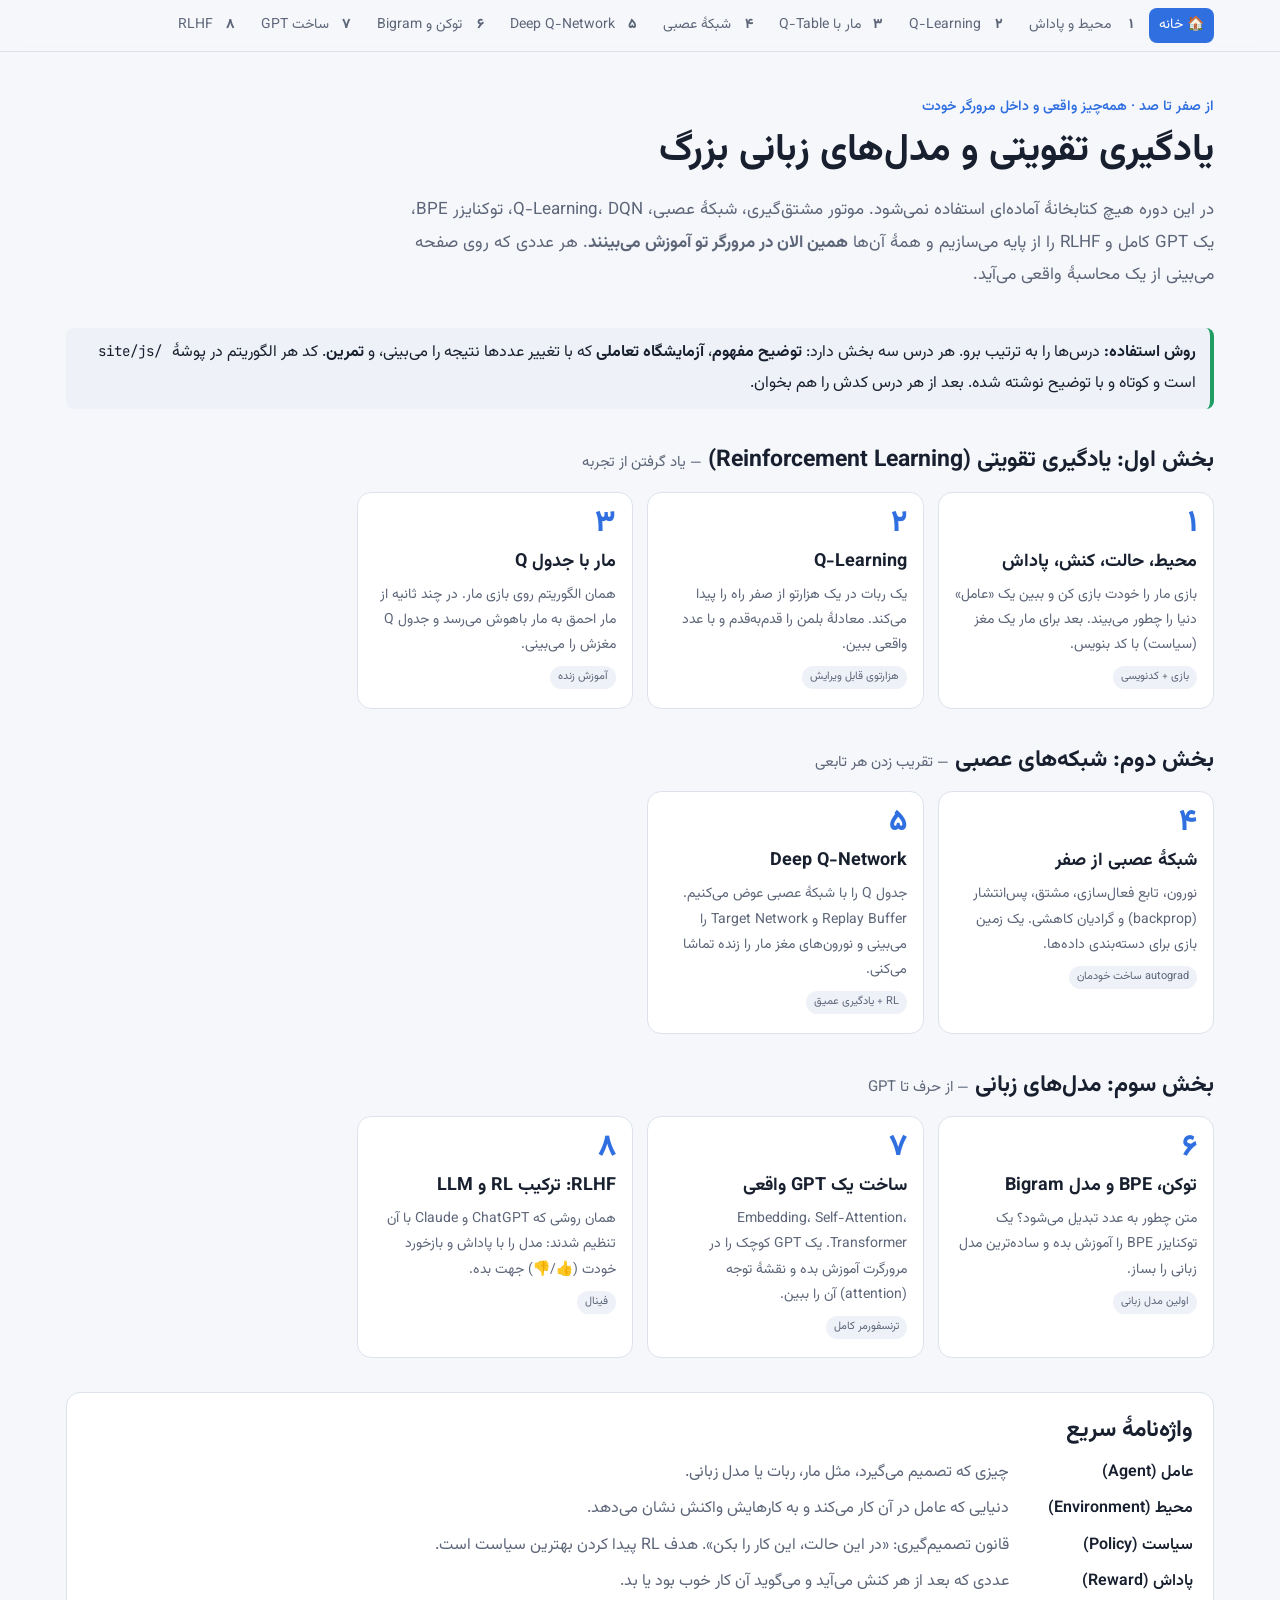
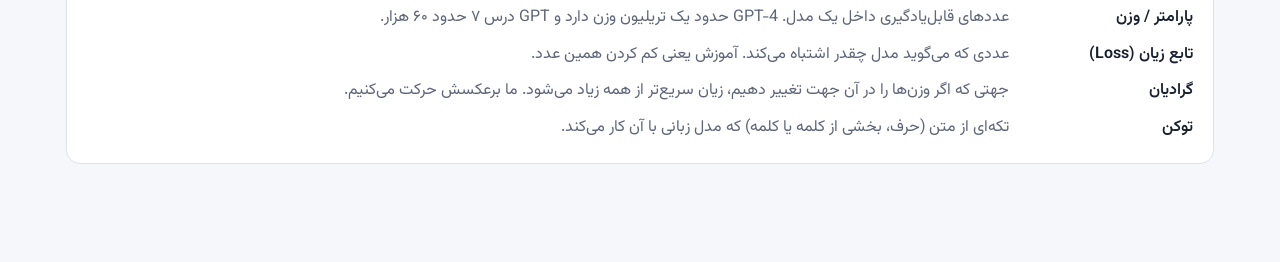
<file: site/index.html>
<!doctype html>
<html lang="fa" dir="rtl">
<head>
  <meta charset="utf-8" />
  <meta name="viewport" content="width=device-width, initial-scale=1" />
  <title>آکادمی RL و LLM</title>
  <link rel="stylesheet" href="css/style.css" />
  <style>
    .roadmap { display: grid; grid-template-columns: repeat(auto-fill, minmax(260px, 1fr)); gap: 14px; margin-top: 14px; }
    .lesson { display: block; text-decoration: none; color: var(--text); background: var(--panel); border: 1px solid var(--border); border-radius: 14px; padding: 16px; transition: border-color .15s, transform .15s; }
    .lesson:hover { border-color: var(--accent); transform: translateY(-2px); }
    .lesson .n { font-size: 30px; font-weight: 800; color: var(--accent); line-height: 1; }
    .lesson h3 { margin: 6px 0 4px; }
    .lesson p { margin: 0; color: var(--muted); font-size: 14px; line-height: 1.8; }
    .lesson .tag { display: inline-block; font-size: 11px; padding: 1px 8px; border-radius: 99px; margin-top: 8px; background: var(--panel2); color: var(--muted); }
    .part { margin-top: 34px; }
    .part h2 small { color: var(--muted); font-weight: 400; font-size: 15px; }
    dl { display: grid; grid-template-columns: 170px 1fr; gap: 6px 14px; margin: 0; }
    dt { font-weight: 600; } dd { margin: 0; color: var(--muted); }
    @media (max-width: 600px) { dl { grid-template-columns: 1fr; } dd { margin-bottom: 8px; } }
  </style>
</head>
<body>
<main>
  <div class="hero">
    <div class="kicker">از صفر تا صد · همه‌چیز واقعی و داخل مرورگر خودت</div>
    <h1>یادگیری تقویتی و مدل‌های زبانی بزرگ</h1>
    <p class="lead">
      در این دوره هیچ کتابخانهٔ آماده‌ای استفاده نمی‌شود. موتور مشتق‌گیری، شبکهٔ عصبی، Q-Learning، DQN،
      توکنایزر BPE، یک GPT کامل و RLHF را از پایه می‌سازیم و همهٔ آن‌ها <b>همین الان در مرورگر تو آموزش می‌بینند</b>.
      هر عددی که روی صفحه می‌بینی از یک محاسبهٔ واقعی می‌آید.
    </p>
  </div>

  <div class="note good">
    <b>روش استفاده:</b> درس‌ها را به ترتیب برو. هر درس سه بخش دارد: <b>توضیح مفهوم</b>، <b>آزمایشگاه تعاملی</b> که با تغییر عددها نتیجه را می‌بینی، و <b>تمرین</b>.
    کد هر الگوریتم در پوشهٔ <code>site/js/</code> است و کوتاه و با توضیح نوشته شده. بعد از هر درس کدش را هم بخوان.
  </div>

  <section class="part">
    <h2>بخش اول: یادگیری تقویتی (Reinforcement Learning) <small>— یاد گرفتن از تجربه</small></h2>
    <div class="roadmap">
      <a class="lesson" href="1-env.html"><div class="n">۱</div><h3>محیط، حالت، کنش، پاداش</h3>
        <p>بازی مار را خودت بازی کن و ببین یک «عامل» دنیا را چطور می‌بیند. بعد برای مار یک مغز (سیاست) با کد بنویس.</p><span class="tag">بازی + کدنویسی</span></a>
      <a class="lesson" href="2-qlearning.html"><div class="n">۲</div><h3>Q-Learning</h3>
        <p>یک ربات در یک هزارتو از صفر راه را پیدا می‌کند. معادلهٔ بلمن را قدم‌به‌قدم و با عدد واقعی ببین.</p><span class="tag">هزارتوی قابل ویرایش</span></a>
      <a class="lesson" href="3-snake-q.html"><div class="n">۳</div><h3>مار با جدول Q</h3>
        <p>همان الگوریتم روی بازی مار. در چند ثانیه از مار احمق به مار باهوش می‌رسد و جدول Q مغزش را می‌بینی.</p><span class="tag">آموزش زنده</span></a>
    </div>
  </section>

  <section class="part">
    <h2>بخش دوم: شبکه‌های عصبی <small>— تقریب زدن هر تابعی</small></h2>
    <div class="roadmap">
      <a class="lesson" href="4-neural.html"><div class="n">۴</div><h3>شبکهٔ عصبی از صفر</h3>
        <p>نورون، تابع فعال‌سازی، مشتق، پس‌انتشار (backprop) و گرادیان کاهشی. یک زمین بازی برای دسته‌بندی داده‌ها.</p><span class="tag">autograd ساخت خودمان</span></a>
      <a class="lesson" href="5-dqn.html"><div class="n">۵</div><h3>Deep Q-Network</h3>
        <p>جدول Q را با شبکهٔ عصبی عوض می‌کنیم. Replay Buffer و Target Network را می‌بینی و نورون‌های مغز مار را زنده تماشا می‌کنی.</p><span class="tag">RL + یادگیری عمیق</span></a>
    </div>
  </section>

  <section class="part">
    <h2>بخش سوم: مدل‌های زبانی <small>— از حرف تا GPT</small></h2>
    <div class="roadmap">
      <a class="lesson" href="6-tokens.html"><div class="n">۶</div><h3>توکن، BPE و مدل Bigram</h3>
        <p>متن چطور به عدد تبدیل می‌شود؟ یک توکنایزر BPE را آموزش بده و ساده‌ترین مدل زبانی را بساز.</p><span class="tag">اولین مدل زبانی</span></a>
      <a class="lesson" href="7-gpt.html"><div class="n">۷</div><h3>ساخت یک GPT واقعی</h3>
        <p>Embedding، Self-Attention، Transformer. یک GPT کوچک را در مرورگرت آموزش بده و نقشهٔ توجه (attention) آن را ببین.</p><span class="tag">ترنسفورمر کامل</span></a>
      <a class="lesson" href="8-rlhf.html"><div class="n">۸</div><h3>RLHF: ترکیب RL و LLM</h3>
        <p>همان روشی که ChatGPT و Claude با آن تنظیم شدند: مدل را با پاداش و بازخورد خودت (👍/👎) جهت بده.</p><span class="tag">فینال</span></a>
    </div>
  </section>

  <section class="card part">
    <h2>واژه‌نامهٔ سریع</h2>
    <dl>
      <dt>عامل (Agent)</dt><dd>چیزی که تصمیم می‌گیرد، مثل مار، ربات یا مدل زبانی.</dd>
      <dt>محیط (Environment)</dt><dd>دنیایی که عامل در آن کار می‌کند و به کارهایش واکنش نشان می‌دهد.</dd>
      <dt>سیاست (Policy)</dt><dd>قانون تصمیم‌گیری: «در این حالت، این کار را بکن». هدف RL پیدا کردن بهترین سیاست است.</dd>
      <dt>پاداش (Reward)</dt><dd>عددی که بعد از هر کنش می‌آید و می‌گوید آن کار خوب بود یا بد.</dd>
      <dt>پارامتر / وزن</dt><dd>عددهای قابل‌یادگیری داخل یک مدل. GPT-4 حدود یک تریلیون وزن دارد و GPT درس ۷ حدود ۶۰ هزار.</dd>
      <dt>تابع زیان (Loss)</dt><dd>عددی که می‌گوید مدل چقدر اشتباه می‌کند. آموزش یعنی کم کردن همین عدد.</dd>
      <dt>گرادیان</dt><dd>جهتی که اگر وزن‌ها را در آن جهت تغییر دهیم، زیان سریع‌تر از همه زیاد می‌شود. ما برعکسش حرکت می‌کنیم.</dd>
      <dt>توکن</dt><dd>تکه‌ای از متن (حرف، بخشی از کلمه یا کلمه) که مدل زبانی با آن کار می‌کند.</dd>
    </dl>
  </section>
</main>
<script src="js/common.js"></script>
</body>
</html>
</file>
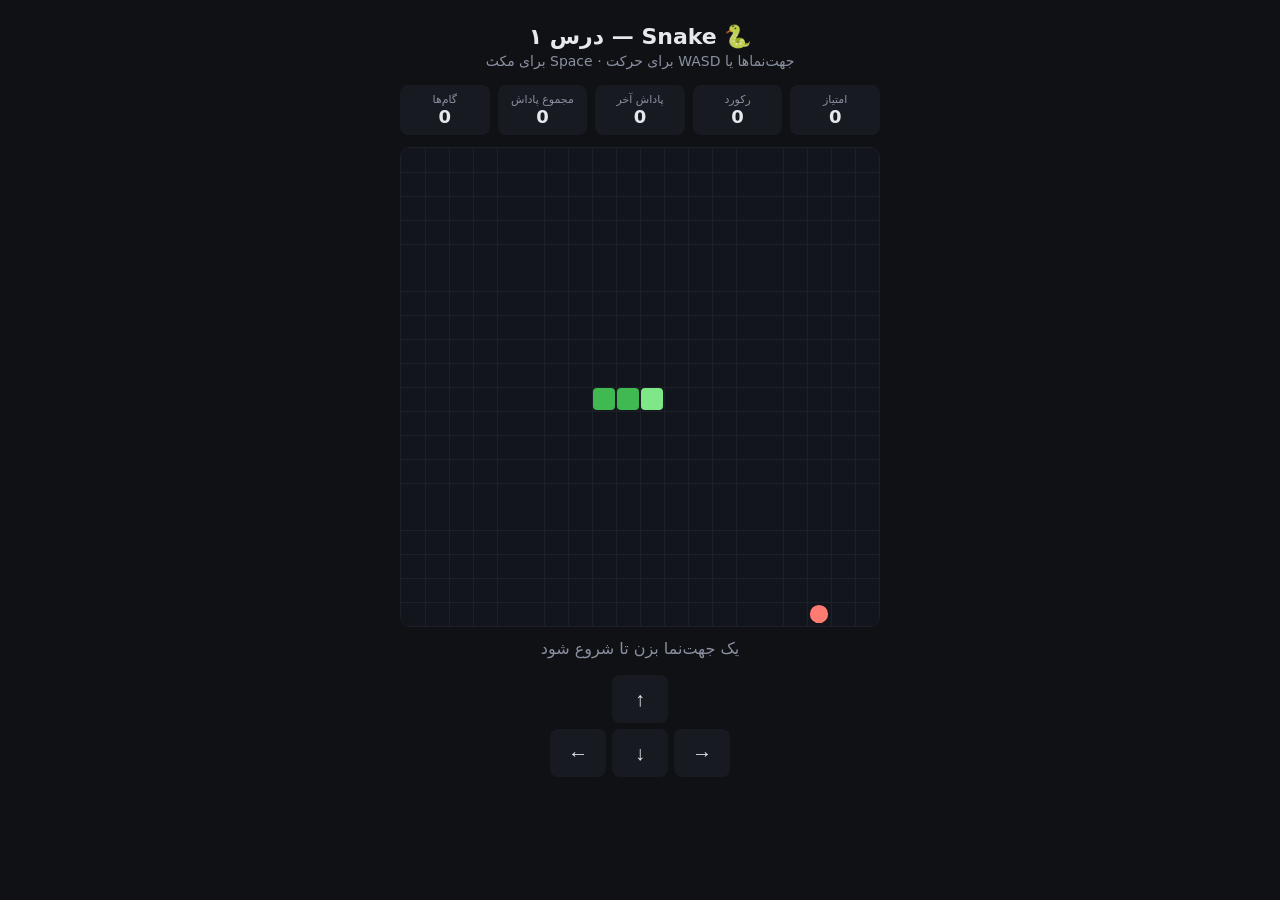
<file: snake/index.html>
<!doctype html>
<html lang="fa" dir="rtl">
<head>
  <meta charset="utf-8" />
  <meta name="viewport" content="width=device-width, initial-scale=1" />
  <title>Snake RL</title>
  <style>
    :root {
      --bg: #0f1115; --panel: #171a21; --text: #e6e8ee; --muted: #8a90a0;
      --board: #12151b; --grid: #1c2029; --head: #7ee787; --body: #3fb950; --food: #ff7b72;
    }
    * { box-sizing: border-box; }
    body {
      margin: 0; min-height: 100vh; background: var(--bg); color: var(--text);
      font-family: Vazirmatn, Tahoma, system-ui, sans-serif;
      display: flex; flex-direction: column; align-items: center; padding: 24px 16px;
    }
    h1 { margin: 0 0 4px; font-size: 22px; }
    .sub { color: var(--muted); margin: 0 0 16px; font-size: 14px; }
    .stats {
      display: grid; grid-template-columns: repeat(5, 1fr); gap: 8px;
      width: 100%; max-width: 480px; margin-bottom: 12px;
    }
    .stat { background: var(--panel); border-radius: 8px; padding: 8px; text-align: center; }
    .stat span { display: block; font-size: 11px; color: var(--muted); }
    .stat b { font-size: 18px; direction: ltr; display: inline-block; }
    .pos { color: var(--head); } .neg { color: var(--food); }
    canvas {
      width: 100%; max-width: 480px; aspect-ratio: 1; border-radius: 10px;
      border: 1px solid var(--grid); image-rendering: pixelated;
    }
    #message { min-height: 24px; margin: 12px 0; color: var(--muted); }
    .pad { display: grid; grid-template-columns: repeat(3, 56px); gap: 6px; direction: ltr; }
    .pad button {
      height: 48px; border: 0; border-radius: 8px; background: var(--panel);
      color: var(--text); font-size: 20px; cursor: pointer;
    }
    .pad button:active { background: var(--grid); }
  </style>
</head>
<body>
  <h1>🐍 Snake — درس ۱</h1>
  <p class="sub">جهت‌نماها یا WASD برای حرکت · Space برای مکث</p>

  <div class="stats">
    <div class="stat"><span>امتیاز</span><b id="score">0</b></div>
    <div class="stat"><span>رکورد</span><b id="best">0</b></div>
    <div class="stat"><span>پاداش آخر</span><b id="reward">0</b></div>
    <div class="stat"><span>مجموع پاداش</span><b id="total">0</b></div>
    <div class="stat"><span>گام‌ها</span><b id="steps">0</b></div>
  </div>

  <canvas id="board" width="480" height="480"></canvas>
  <div id="message"></div>

  <div class="pad">
    <span></span><button data-action="0">↑</button><span></span>
    <button data-action="3">←</button><button data-action="2">↓</button><button data-action="1">→</button>
  </div>

  <script src="snake.js"></script>
  <script src="main.js"></script>
</body>
</html>
</file>
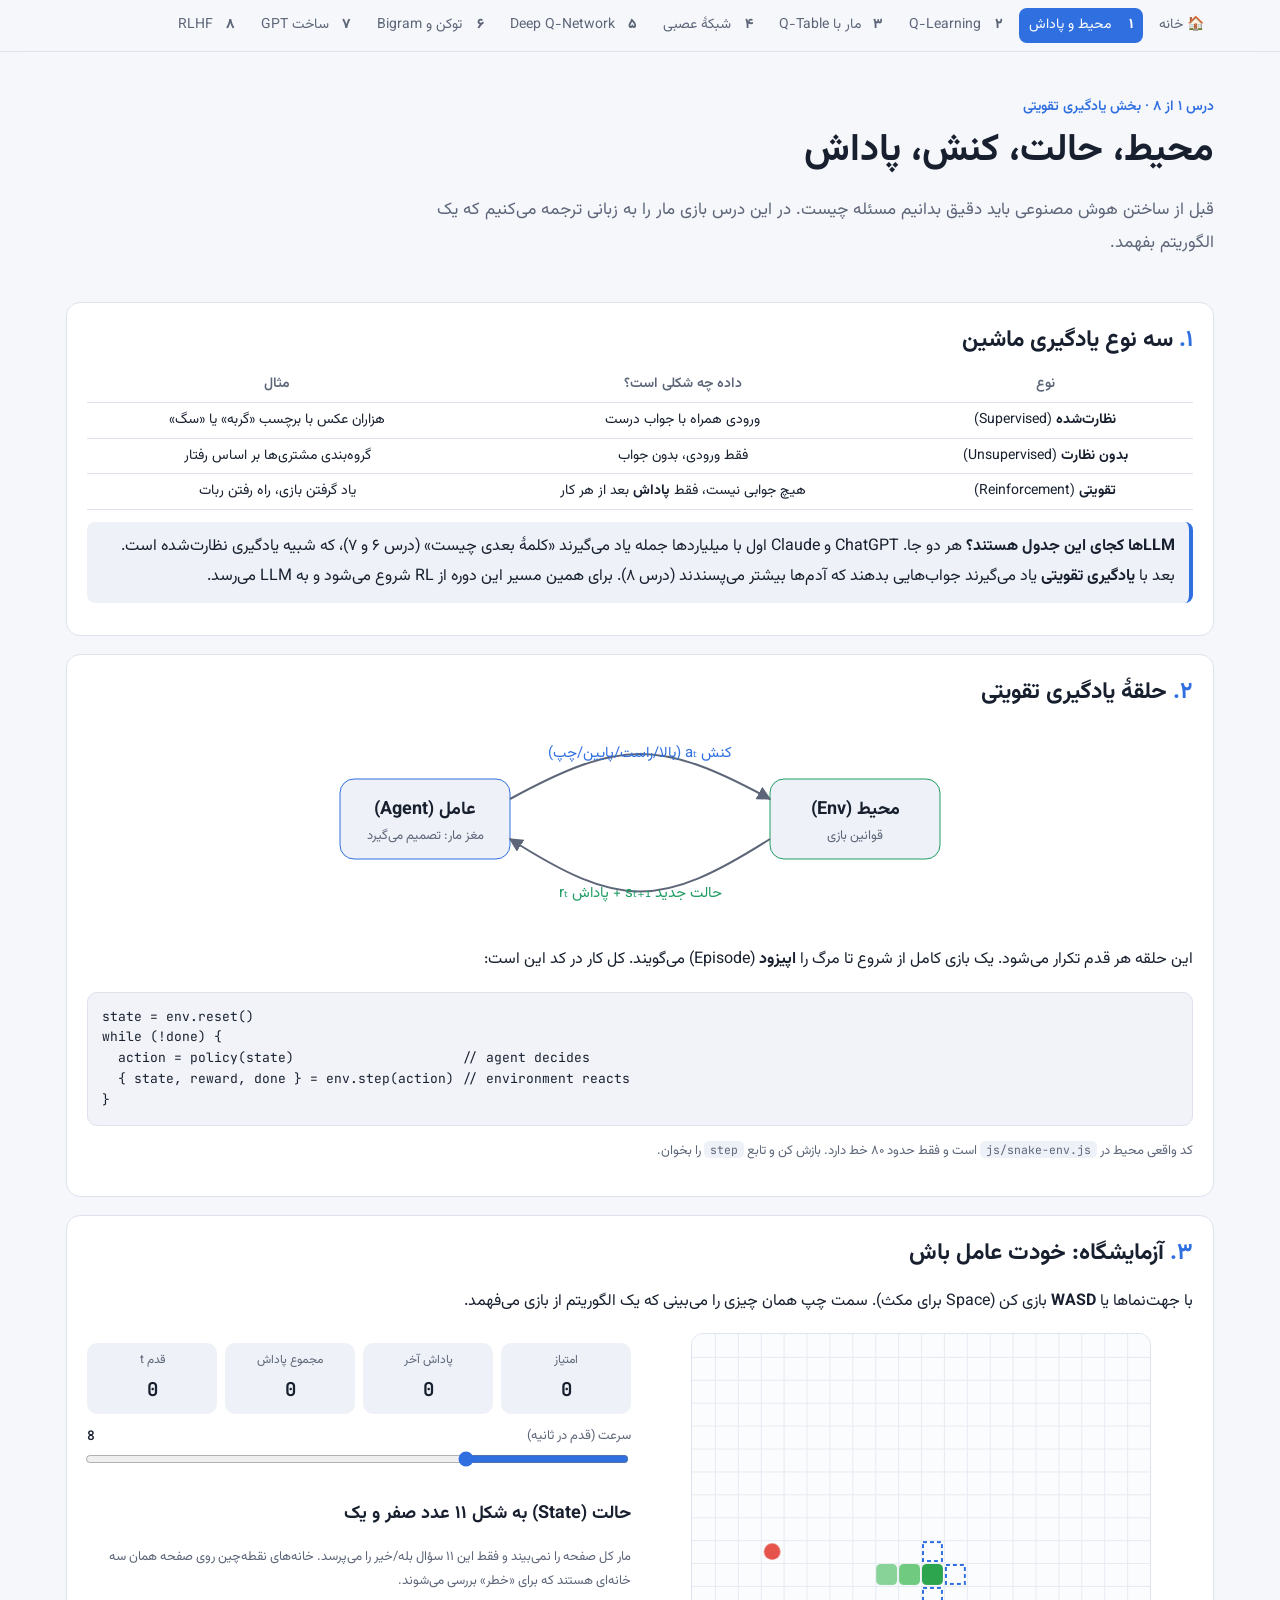
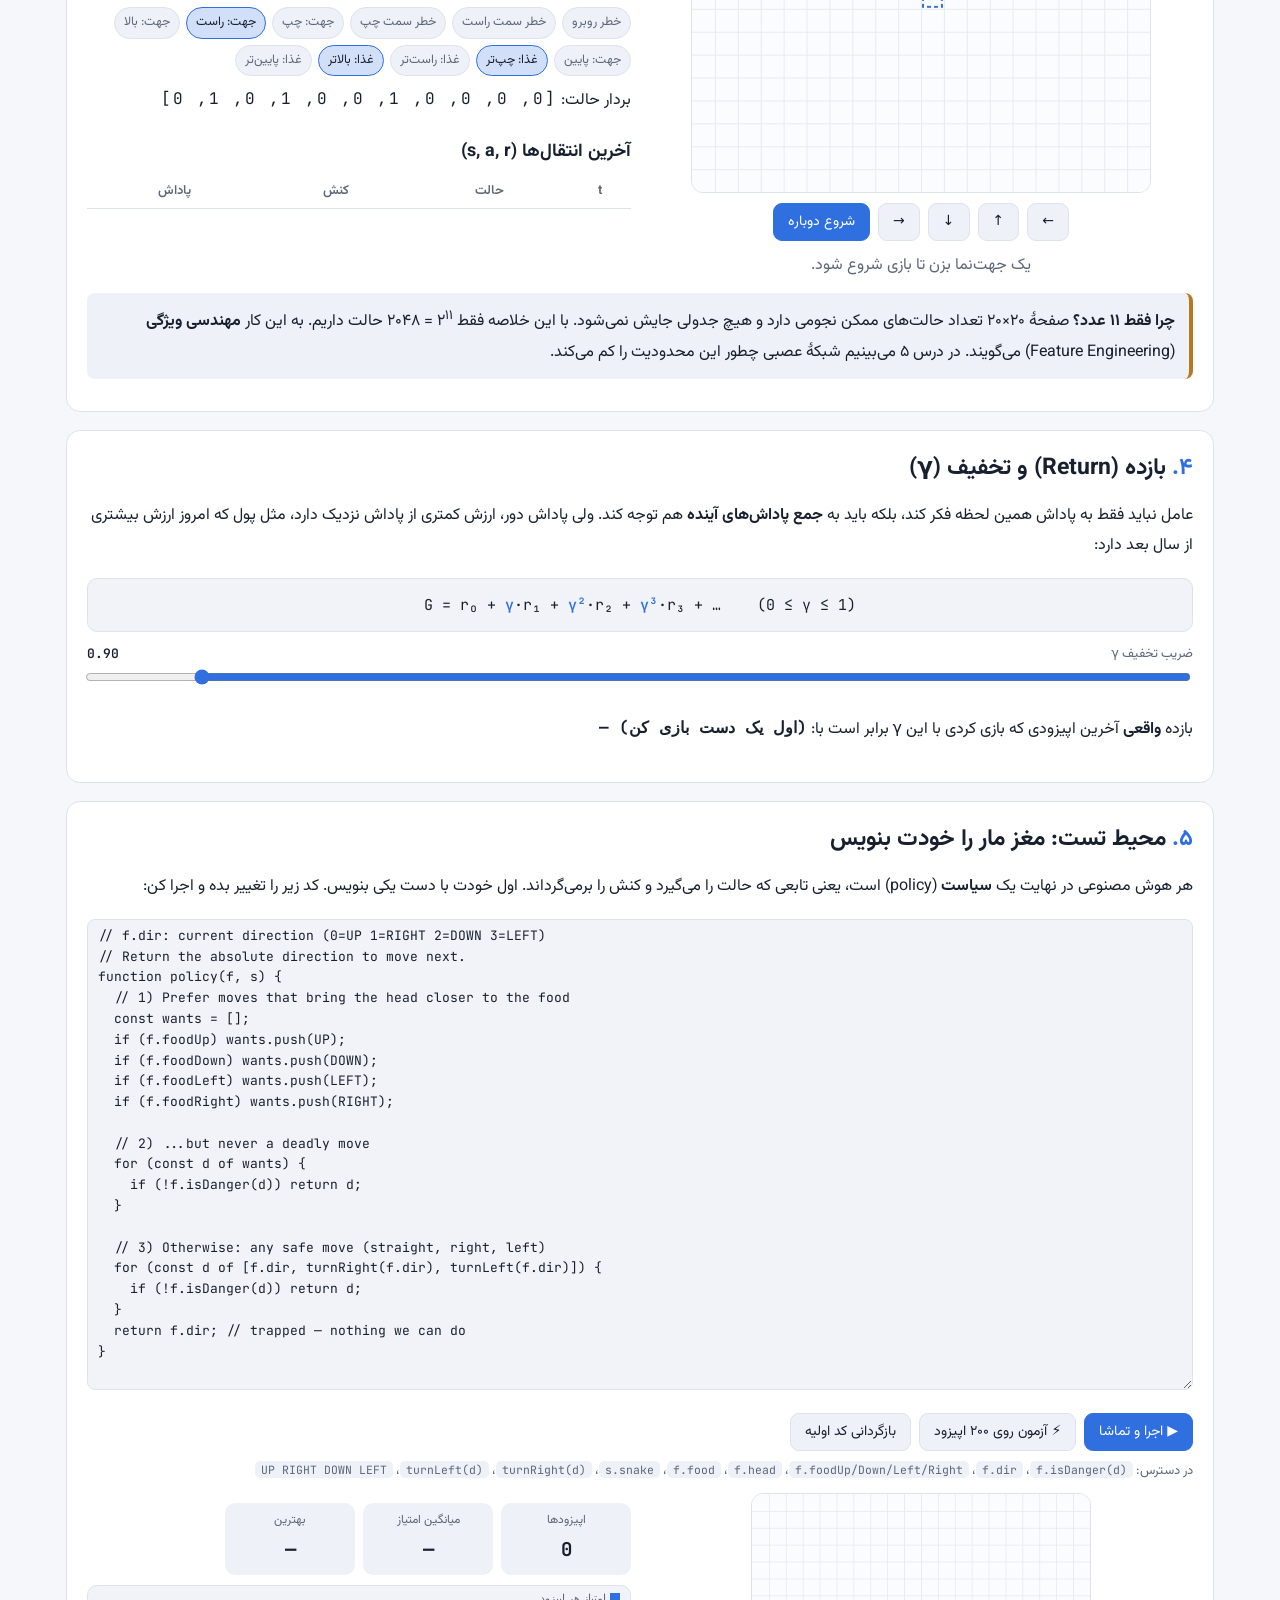
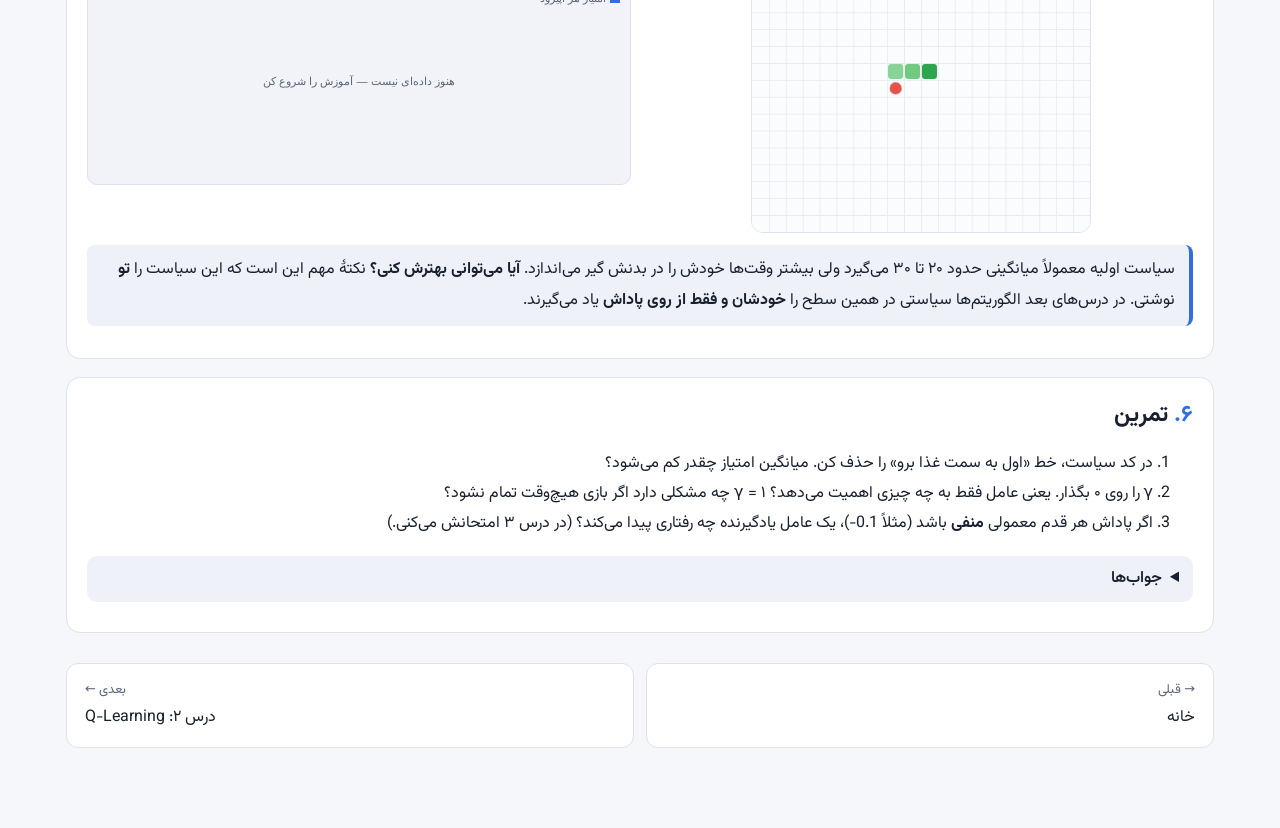
<file: site/1-env.html>
<!doctype html>
<html lang="fa" dir="rtl">
<head>
  <meta charset="utf-8" />
  <meta name="viewport" content="width=device-width, initial-scale=1" />
  <title>درس ۱ · محیط و پاداش</title>
  <link rel="stylesheet" href="css/style.css" />
</head>
<body>
<main>
  <div class="hero">
    <div class="kicker">درس ۱ از ۸ · بخش یادگیری تقویتی</div>
    <h1>محیط، حالت، کنش، پاداش</h1>
    <p class="lead">قبل از ساختن هوش مصنوعی باید دقیق بدانیم مسئله چیست. در این درس بازی مار را به زبانی ترجمه می‌کنیم که یک الگوریتم بفهمد.</p>
  </div>

  <section class="card">
    <h2><span class="step">۱.</span>سه نوع یادگیری ماشین</h2>
    <table class="log" style="font-size:14px">
      <tr><th>نوع</th><th>داده چه شکلی است؟</th><th>مثال</th></tr>
      <tr><td><b>نظارت‌شده</b> (Supervised)</td><td>ورودی همراه با جواب درست</td><td>هزاران عکس با برچسب «گربه» یا «سگ»</td></tr>
      <tr><td><b>بدون نظارت</b> (Unsupervised)</td><td>فقط ورودی، بدون جواب</td><td>گروه‌بندی مشتری‌ها بر اساس رفتار</td></tr>
      <tr><td><b>تقویتی</b> (Reinforcement)</td><td>هیچ جوابی نیست، فقط <b>پاداش</b> بعد از هر کار</td><td>یاد گرفتن بازی، راه رفتن ربات</td></tr>
    </table>
    <div class="note">
      <b>LLMها کجای این جدول هستند؟</b> هر دو جا. ChatGPT و Claude اول با میلیاردها جمله یاد می‌گیرند «کلمهٔ بعدی چیست» (درس ۶ و ۷)، که شبیه یادگیری نظارت‌شده است.
      بعد با <b>یادگیری تقویتی</b> یاد می‌گیرند جواب‌هایی بدهند که آدم‌ها بیشتر می‌پسندند (درس ۸). برای همین مسیر این دوره از RL شروع می‌شود و به LLM می‌رسد.
    </div>
  </section>

  <section class="card">
    <h2><span class="step">۲.</span>حلقهٔ یادگیری تقویتی</h2>
    <svg viewBox="0 0 640 210" style="width:100%;max-width:640px;display:block;margin:0 auto" role="img" aria-label="حلقهٔ عامل و محیط">
      <defs><marker id="ar" viewBox="0 0 10 10" refX="9" refY="5" markerWidth="7" markerHeight="7" orient="auto"><path d="M0,0 L10,5 L0,10 z" fill="var(--muted)"/></marker></defs>
      <rect x="20" y="60" width="170" height="80" rx="14" fill="var(--panel2)" stroke="var(--accent)"/>
      <text x="105" y="95" text-anchor="middle" fill="var(--text)" font-size="18" font-weight="700">عامل (Agent)</text>
      <text x="105" y="120" text-anchor="middle" fill="var(--muted)" font-size="13">مغز مار: تصمیم می‌گیرد</text>
      <rect x="450" y="60" width="170" height="80" rx="14" fill="var(--panel2)" stroke="var(--good)"/>
      <text x="535" y="95" text-anchor="middle" fill="var(--text)" font-size="18" font-weight="700">محیط (Env)</text>
      <text x="535" y="120" text-anchor="middle" fill="var(--muted)" font-size="13">قوانین بازی</text>
      <path d="M190,80 C300,20 340,20 450,80" fill="none" stroke="var(--muted)" stroke-width="2" marker-end="url(#ar)"/>
      <text x="320" y="38" text-anchor="middle" fill="var(--accent)" font-size="15">کنش aₜ (بالا/راست/پایین/چپ)</text>
      <path d="M450,120 C340,190 300,190 190,120" fill="none" stroke="var(--muted)" stroke-width="2" marker-end="url(#ar)"/>
      <text x="320" y="178" text-anchor="middle" fill="var(--good)" font-size="15">حالت جدید sₜ₊₁ + پاداش rₜ</text>
    </svg>
    <p>این حلقه هر قدم تکرار می‌شود. یک بازی کامل از شروع تا مرگ را <b>اپیزود</b> (Episode) می‌گویند. کل کار در کد این است:</p>
<pre>state = env.reset()
while (!done) {
  action = policy(state)                     // agent decides
  { state, reward, done } = env.step(action) // environment reacts
}</pre>
    <p class="muted small">کد واقعی محیط در <code>js/snake-env.js</code> است و فقط حدود ۸۰ خط دارد. بازش کن و تابع <code>step</code> را بخوان.</p>
  </section>

  <section class="card">
    <h2><span class="step">۳.</span>آزمایشگاه: خودت عامل باش</h2>
    <p>با جهت‌نماها یا <b>WASD</b> بازی کن (Space برای مکث). سمت چپ همان چیزی را می‌بینی که یک الگوریتم از بازی می‌فهمد.</p>
    <div class="grid2">
      <div>
        <canvas id="board" class="board" width="460" height="460"></canvas>
        <div class="controls" style="justify-content:center">
          <button class="btn" data-a="3">←</button><button class="btn" data-a="0">↑</button><button class="btn" data-a="2">↓</button><button class="btn" data-a="1">→</button>
          <button class="btn primary" id="restart">شروع دوباره</button>
        </div>
        <div id="msg" class="muted" style="text-align:center;min-height:28px"></div>
      </div>
      <div>
        <div class="stats">
          <div class="stat"><span>امتیاز</span><b id="score">0</b></div>
          <div class="stat"><span>پاداش آخر</span><b id="rew">0</b></div>
          <div class="stat"><span>مجموع پاداش</span><b id="tot">0</b></div>
          <div class="stat"><span>قدم t</span><b id="steps">0</b></div>
        </div>
        <div id="speed"></div>
        <h3>حالت (State) به شکل ۱۱ عدد صفر و یک</h3>
        <p class="small muted">مار کل صفحه را نمی‌بیند و فقط این ۱۱ سؤال بله/خیر را می‌پرسد. خانه‌های نقطه‌چین روی صفحه همان سه خانه‌ای هستند که برای «خطر» بررسی می‌شوند.</p>
        <div id="chips" class="chips"></div>
        <div style="margin-top:8px">بردار حالت: <span id="bits" class="bits"></span></div>
        <h3>آخرین انتقال‌ها (s, a, r)</h3>
        <table class="log"><thead><tr><th>t</th><th>حالت</th><th>کنش</th><th>پاداش</th></tr></thead><tbody id="log"></tbody></table>
      </div>
    </div>
    <div class="note warn">
      <b>چرا فقط ۱۱ عدد؟</b> صفحهٔ ۲۰×۲۰ تعداد حالت‌های ممکن نجومی دارد و هیچ جدولی جایش نمی‌شود. با این خلاصه فقط ۲<sup>۱۱</sup> = ۲۰۴۸ حالت داریم.
      به این کار <b>مهندسی ویژگی</b> (Feature Engineering) می‌گویند. در درس ۵ می‌بینیم شبکهٔ عصبی چطور این محدودیت را کم می‌کند.
    </div>
  </section>

  <section class="card">
    <h2><span class="step">۴.</span>بازده (Return) و تخفیف (γ)</h2>
    <p>عامل نباید فقط به پاداش همین لحظه فکر کند، بلکه باید به <b>جمع پاداش‌های آینده</b> هم توجه کند. ولی پاداش دور، ارزش کمتری از پاداش نزدیک دارد، مثل پول که امروز ارزش بیشتری از سال بعد دارد:</p>
    <div class="formula">G = r₀ + <span class="hl">γ</span>·r₁ + <span class="hl">γ²</span>·r₂ + <span class="hl">γ³</span>·r₃ + … &nbsp;&nbsp; (0 ≤ γ ≤ 1)</div>
    <div id="gamma"></div>
    <p>بازده <b>واقعی</b> آخرین اپیزودی که بازی کردی با این γ برابر است با: <b id="ret" class="mono">—</b></p>
    <p class="small muted" id="retExplain"></p>
  </section>

  <section class="card">
    <h2><span class="step">۵.</span>محیط تست: مغز مار را خودت بنویس</h2>
    <p>هر هوش مصنوعی در نهایت یک <b>سیاست</b> (policy) است، یعنی تابعی که حالت را می‌گیرد و کنش را برمی‌گرداند. اول خودت با دست یکی بنویس. کد زیر را تغییر بده و اجرا کن:</p>
    <textarea id="code" class="code" rows="22" spellcheck="false"></textarea>
    <div class="controls">
      <button class="btn primary" id="runWatch">▶ اجرا و تماشا</button>
      <button class="btn" id="runBatch">⚡ آزمون روی ۲۰۰ اپیزود</button>
      <button class="btn" id="resetCode">بازگردانی کد اولیه</button>
      <span class="muted small">در دسترس: <code>f.isDanger(d)</code>، <code>f.dir</code>، <code>f.foodUp/Down/Left/Right</code>، <code>f.head</code>، <code>f.food</code>، <code>s.snake</code>، <code>turnRight(d)</code>، <code>turnLeft(d)</code>، <code>UP RIGHT DOWN LEFT</code></span>
    </div>
    <div id="codeErr" class="err"></div>
    <div class="grid2">
      <canvas id="board2" class="board" width="400" height="400" style="max-width:340px"></canvas>
      <div>
        <div class="stats">
          <div class="stat"><span>اپیزودها</span><b id="bEp">0</b></div>
          <div class="stat"><span>میانگین امتیاز</span><b id="bAvg">—</b></div>
          <div class="stat"><span>بهترین</span><b id="bMax">—</b></div>
        </div>
        <canvas id="bChart" class="chart"></canvas>
        <p class="small muted" id="bDeath"></p>
      </div>
    </div>
    <div class="note">
      سیاست اولیه معمولاً میانگینی حدود ۲۰ تا ۳۰ می‌گیرد ولی بیشتر وقت‌ها خودش را در بدنش گیر می‌اندازد. <b>آیا می‌توانی بهترش کنی؟</b>
      نکتهٔ مهم این است که این سیاست را <b>تو</b> نوشتی. در درس‌های بعد الگوریتم‌ها سیاستی در همین سطح را <b>خودشان و فقط از روی پاداش</b> یاد می‌گیرند.
    </div>
  </section>

  <section class="card">
    <h2><span class="step">۶.</span>تمرین</h2>
    <ol>
      <li>در کد سیاست، خط «اول به سمت غذا برو» را حذف کن. میانگین امتیاز چقدر کم می‌شود؟</li>
      <li>γ را روی ۰ بگذار. یعنی عامل فقط به چه چیزی اهمیت می‌دهد؟ γ = ۱ چه مشکلی دارد اگر بازی هیچ‌وقت تمام نشود؟</li>
      <li>اگر پاداش هر قدم معمولی <b>منفی</b> باشد (مثلاً ‎-0.1‎)، یک عامل یادگیرنده چه رفتاری پیدا می‌کند؟ (در درس ۳ امتحانش می‌کنی.)</li>
    </ol>
    <details><summary>جواب‌ها</summary>
      <p>۱) سیاست فقط از خطر فرار می‌کند و تصادفی به غذا می‌رسد، پس امتیاز خیلی کم می‌شود. ۲) با γ=0 عامل فقط پاداش همین لحظه را می‌بیند و آینده‌نگر نیست. با γ=1 و بازی بی‌پایان، بازده می‌تواند بی‌نهایت شود و مقایسه بی‌معنی می‌شود. ۳) عامل عجله پیدا می‌کند و کوتاه‌ترین راه را به غذا می‌رود. ولی اگر جریمه زیاد باشد، ممکن است یاد بگیرد زودتر خودش را بکشد، چون مردن «ارزان‌تر» از زنده ماندن می‌شود! این همان «طراحی پاداش» است.</p>
    </details>
  </section>

  <div id="pager"></div>
</main>

<script src="js/common.js"></script>
<script src="js/snake-env.js"></script>
<script>
// ================= Part 3: play =================
const env = new SnakeEnv(20, 20);
const board = $("#board");
let timer = null, started = false, queue = [], transitions = [], lastEpisodeRewards = [];
const speed = slider("#speed", { label: "سرعت (قدم در ثانیه)", min: 3, max: 20, step: 1, value: 8, digits: 0, onChange: () => { if (timer) { clearInterval(timer); timer = setInterval(tick, 1000 / speed.value); } } });

$("#chips").innerHTML = FEATURE_NAMES.map((n, i) => `<span class="chip ${i < 3 ? "dangerchip" : ""}">${n}</span>`).join("");

function showState() {
  const f = snakeFeatures(env);
  $$("#chips .chip").forEach((c, i) => { c.classList.toggle("on", !!f[i]); c.classList.toggle("danger", i < 3 && !!f[i]); });
  $("#bits").textContent = "[" + f.join(", ") + "]";
  $("#score").textContent = env.score;
  $("#tot").textContent = env.totalReward;
  $("#steps").textContent = env.steps;
  drawSnake(board, env, { showSensors: true });
  $("#log").innerHTML = transitions.slice(-7).reverse().map((t) =>
    `<tr><td>${t.t}</td><td class="bits" style="font-size:11px;letter-spacing:0">${t.bits}</td><td>${ACTION_NAMES[t.a]}</td><td class="${t.r > 0 ? "pos" : t.r < 0 ? "neg" : ""}">${t.r}</td></tr>`).join("");
}

function tick() {
  const bits = snakeFeatures(env).join("");
  const a = queue.length ? queue.shift() : env.action;
  const { reward, done } = env.step(a);
  transitions.push({ t: env.steps - 1, bits, a: env.action, r: reward });
  $("#rew").textContent = reward > 0 ? "+" + reward : reward;
  $("#rew").className = reward > 0 ? "pos" : reward < 0 ? "neg" : "";
  showState();
  if (done) {
    clearInterval(timer); timer = null;
    lastEpisodeRewards = transitions.map((t) => t.r);
    $("#msg").textContent = `اپیزود تمام شد (برخورد با ${env.deathReason}). Space یا «شروع دوباره».`;
    updateReturn();
  }
}
function start() { started = true; $("#msg").textContent = ""; timer = setInterval(tick, 1000 / speed.value); }
function restart() { clearInterval(timer); timer = null; started = false; queue = []; transitions = []; env.reset(); $("#rew").textContent = "0"; $("#msg").textContent = "یک جهت‌نما بزن تا بازی شروع شود."; showState(); }
function push(a) {
  if (env.done) return;
  const last = queue.length ? queue.at(-1) : env.action;
  if (a !== last && (a + 2) % 4 !== last && queue.length < 3) queue.push(a);
  if (!started) start();
}
const KEYS = { ArrowUp: 0, w: 0, ArrowRight: 1, d: 1, ArrowDown: 2, s: 2, ArrowLeft: 3, a: 3 };
document.addEventListener("keydown", (e) => {
  if (e.target.tagName === "TEXTAREA") return;
  const k = e.key.length === 1 ? e.key.toLowerCase() : e.key;
  if (k in KEYS) { e.preventDefault(); push(KEYS[k]); }
  else if (e.key === " ") { e.preventDefault(); if (env.done) restart(); else if (!started) start(); else if (timer) { clearInterval(timer); timer = null; $("#msg").textContent = "⏸ مکث"; } else start(); }
});
$$("[data-a]").forEach((b) => b.addEventListener("click", () => push(Number(b.dataset.a))));
$("#restart").onclick = restart;
restart();

// ================= Part 4: discounted return =================
const gamma = slider("#gamma", { label: "ضریب تخفیف γ", min: 0, max: 1, step: 0.01, value: 0.9, onChange: updateReturn });
function updateReturn() {
  const r = lastEpisodeRewards;
  if (!r.length) { $("#ret").textContent = "— (اول یک دست بازی کن)"; $("#retExplain").textContent = ""; return; }
  let G = 0;
  for (let t = r.length - 1; t >= 0; t--) G = r[t] + gamma.value * G;
  $("#ret").textContent = G.toFixed(3);
  const firstFood = r.findIndex((x) => x > 0);
  $("#retExplain").textContent =
    `اپیزودت ${r.length} قدم بود. ` +
    (firstFood >= 0 ? `اولین غذا در قدم ${firstFood} خورده شد و از دید لحظهٔ شروع ارزشش ${(10 * Math.pow(gamma.value, firstFood)).toFixed(3)} است، نه 10. ` : "") +
    `جریمهٔ مرگ در قدم ${r.length - 1} از دید شروع فقط ${(-10 * Math.pow(gamma.value, r.length - 1)).toFixed(3)} ارزش دارد.`;
}
updateReturn();

// ================= Part 5: write your own policy =================
const DEFAULT_CODE = `// f.dir: current direction (0=UP 1=RIGHT 2=DOWN 3=LEFT)
// Return the absolute direction to move next.
function policy(f, s) {
  // 1) Prefer moves that bring the head closer to the food
  const wants = [];
  if (f.foodUp) wants.push(UP);
  if (f.foodDown) wants.push(DOWN);
  if (f.foodLeft) wants.push(LEFT);
  if (f.foodRight) wants.push(RIGHT);

  // 2) ...but never a deadly move
  for (const d of wants) {
    if (!f.isDanger(d)) return d;
  }

  // 3) Otherwise: any safe move (straight, right, left)
  for (const d of [f.dir, turnRight(f.dir), turnLeft(f.dir)]) {
    if (!f.isDanger(d)) return d;
  }
  return f.dir; // trapped — nothing we can do
}`;
const codeEl = $("#code");
try { codeEl.value = localStorage.getItem("lesson1-code") || DEFAULT_CODE; } catch (_) { codeEl.value = DEFAULT_CODE; }
codeEl.addEventListener("input", () => { try { localStorage.setItem("lesson1-code", codeEl.value); } catch (_) {} });
codeEl.addEventListener("keydown", (e) => { if (e.key === "Tab") { e.preventDefault(); document.execCommand("insertText", false, "  "); } });
$("#resetCode").onclick = () => { codeEl.value = DEFAULT_CODE; try { localStorage.removeItem("lesson1-code"); } catch (_) {} };

function makeF(e) {
  const h = e.snake[0], f = e.food || h;
  return {
    dir: e.action, head: { ...h }, food: e.food ? { ...e.food } : null,
    foodUp: f.y < h.y, foodDown: f.y > h.y, foodLeft: f.x < h.x, foodRight: f.x > h.x,
    isDanger: (d) => (d + 2) % 4 === e.action || e.isCollision({ x: h.x + ACTIONS[d].x, y: h.y + ACTIONS[d].y }),
  };
}
function compile() {
  $("#codeErr").textContent = "";
  try {
    const fn = new Function("UP", "RIGHT", "DOWN", "LEFT", "turnRight", "turnLeft", codeEl.value + "\nreturn policy;")(0, 1, 2, 3, (d) => (d + 1) % 4, (d) => (d + 3) % 4);
    if (typeof fn !== "function") throw new Error("A function named policy is required");
    return (e) => {
      const a = fn(makeF(e), e.getState());
      if (![0, 1, 2, 3].includes(a)) throw new Error("policy must return 0, 1, 2 or 3 — got: " + a);
      return a;
    };
  } catch (err) { $("#codeErr").textContent = "❌ " + err.message; return null; }
}
const board2 = $("#board2");
const bChart = new LineChart($("#bChart"), { series: [{ label: "امتیاز هر اپیزود", color: cssVar("--accent"), digits: 1 }], window: 20 });
bChart.draw();
let watchTimer = null;
$("#runWatch").onclick = () => {
  const pol = compile(); if (!pol) return;
  clearInterval(watchTimer);
  const e = new SnakeEnv(20, 20, { maxIdle: 100 });
  watchTimer = setInterval(() => {
    try {
      if (e.done) { e.reset(); }
      e.step(pol(e));
      drawSnake(board2, e, { overlay: false });
    } catch (err) { clearInterval(watchTimer); $("#codeErr").textContent = "❌ " + err.message; }
  }, 40);
};
$("#runBatch").onclick = async () => {
  const pol = compile(); if (!pol) return;
  clearInterval(watchTimer);
  bChart.clear();
  const scores = [], deaths = {};
  const e = new SnakeEnv(20, 20, { maxIdle: 100 });
  for (let ep = 0; ep < 200; ep++) {
    e.reset();
    try { while (!e.done) e.step(pol(e)); } catch (err) { $("#codeErr").textContent = "❌ " + err.message; return; }
    scores.push(e.score);
    deaths[e.deathReason] = (deaths[e.deathReason] || 0) + 1;
    bChart.push(0, e.score);
    if (ep % 10 === 9) {
      $("#bEp").textContent = ep + 1;
      $("#bAvg").textContent = (scores.reduce((a, b) => a + b, 0) / scores.length).toFixed(1);
      $("#bMax").textContent = Math.max(...scores);
      bChart.draw(); drawSnake(board2, e, { overlay: false });
      await sleep(0);
    }
  }
  $("#bDeath").textContent = "علت پایان اپیزودها: " + Object.entries(deaths).map(([k, v]) => `${k}: ${v}`).join(" · ");
};
drawSnake(board2, new SnakeEnv(20, 20), { overlay: false });
</script>
</body>
</html>
</file>
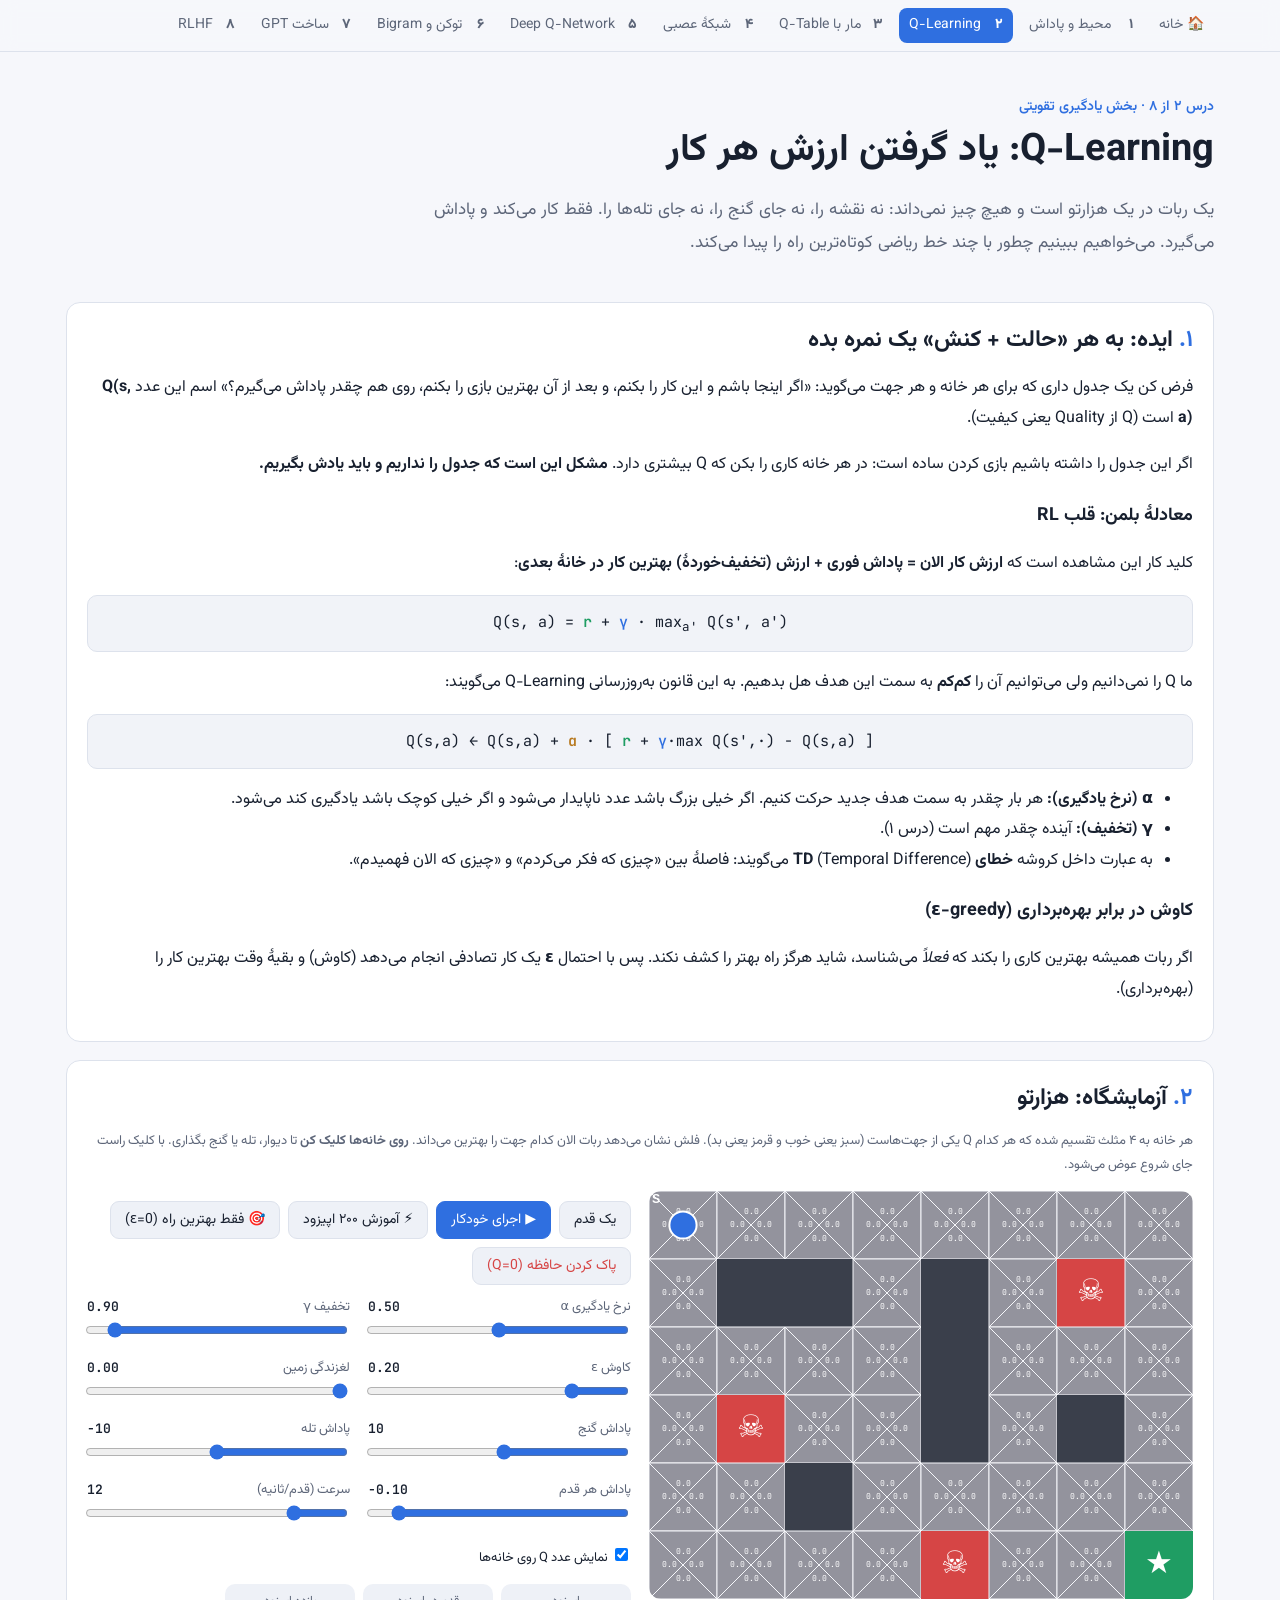
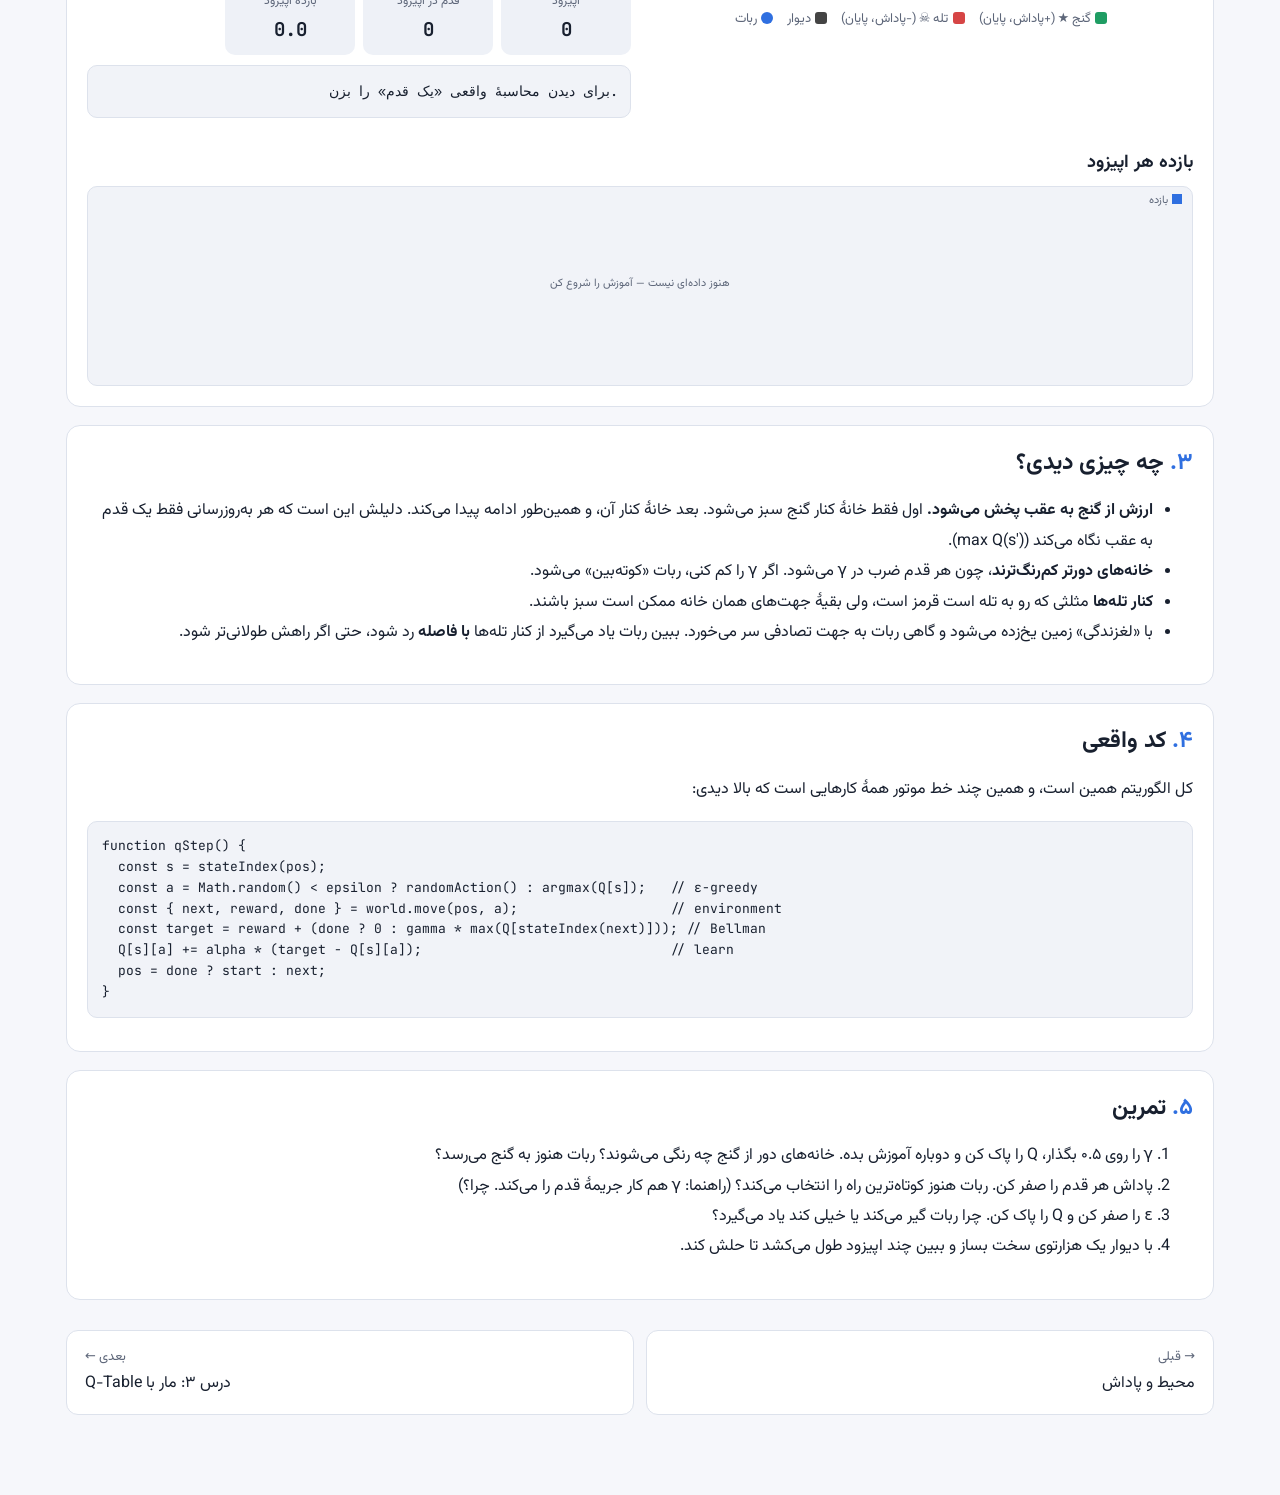
<file: site/2-qlearning.html>
<!doctype html>
<html lang="fa" dir="rtl">
<head>
  <meta charset="utf-8" />
  <meta name="viewport" content="width=device-width, initial-scale=1" />
  <title>درس ۲ · Q-Learning</title>
  <link rel="stylesheet" href="css/style.css" />
  <style>
    #grid { width: 100%; max-width: 560px; aspect-ratio: 8 / 6; display: block; margin: 0 auto; border-radius: 12px; cursor: pointer; }
    #bellman .formula { text-align: left; font-size: 13.5px; line-height: 2; }
  </style>
</head>
<body>
<main>
  <div class="hero">
    <div class="kicker">درس ۲ از ۸ · بخش یادگیری تقویتی</div>
    <h1>Q-Learning: یاد گرفتن ارزش هر کار</h1>
    <p class="lead">یک ربات در یک هزارتو است و هیچ چیز نمی‌داند: نه نقشه را، نه جای گنج را، نه جای تله‌ها را. فقط کار می‌کند و پاداش می‌گیرد. می‌خواهیم ببینیم چطور با چند خط ریاضی کوتاه‌ترین راه را پیدا می‌کند.</p>
  </div>

  <section class="card">
    <h2><span class="step">۱.</span>ایده: به هر «حالت + کنش» یک نمره بده</h2>
    <p>فرض کن یک جدول داری که برای هر خانه و هر جهت می‌گوید: «اگر اینجا باشم و این کار را بکنم، و بعد از آن بهترین بازی را بکنم، روی هم چقدر پاداش می‌گیرم؟» اسم این عدد <b>Q(s, a)</b> است (Q از Quality یعنی کیفیت).</p>
    <p>اگر این جدول را داشته باشیم بازی کردن ساده است: در هر خانه کاری را بکن که Q بیشتری دارد. <b>مشکل این است که جدول را نداریم و باید یادش بگیریم.</b></p>
    <h3>معادلهٔ بلمن: قلب RL</h3>
    <p>کلید کار این مشاهده است که <b>ارزش کار الان = پاداش فوری + ارزش (تخفیف‌خوردهٔ) بهترین کار در خانهٔ بعدی</b>:</p>
    <div class="formula">Q(s, a) = <span class="hl3">r</span> + <span class="hl">γ</span> · max<sub>a'</sub> Q(s', a')</div>
    <p>ما Q را نمی‌دانیم ولی می‌توانیم آن را <b>کم‌کم</b> به سمت این هدف هل بدهیم. به این قانون به‌روزرسانی Q-Learning می‌گویند:</p>
    <div class="formula">Q(s,a) ← Q(s,a) + <span class="hl2">α</span> · [ <span class="hl3">r</span> + <span class="hl">γ</span>·max Q(s',·) − Q(s,a) ]</div>
    <ul>
      <li><b>α (نرخ یادگیری):</b> هر بار چقدر به سمت هدف جدید حرکت کنیم. اگر خیلی بزرگ باشد عدد ناپایدار می‌شود و اگر خیلی کوچک باشد یادگیری کند می‌شود.</li>
      <li><b>γ (تخفیف):</b> آینده چقدر مهم است (درس ۱).</li>
      <li>به عبارت داخل کروشه <b>خطای TD</b> (Temporal Difference) می‌گویند: فاصلهٔ بین «چیزی که فکر می‌کردم» و «چیزی که الان فهمیدم».</li>
    </ul>
    <h3>کاوش در برابر بهره‌برداری (ε-greedy)</h3>
    <p>اگر ربات همیشه بهترین کاری را بکند که <i>فعلاً</i> می‌شناسد، شاید هرگز راه بهتر را کشف نکند. پس با احتمال <b>ε</b> یک کار تصادفی انجام می‌دهد (کاوش) و بقیهٔ وقت بهترین کار را (بهره‌برداری).</p>
  </section>

  <section class="card">
    <h2><span class="step">۲.</span>آزمایشگاه: هزارتو</h2>
    <p class="small muted">هر خانه به ۴ مثلث تقسیم شده که هر کدام Q یکی از جهت‌هاست (سبز یعنی خوب و قرمز یعنی بد). فلش نشان می‌دهد ربات الان کدام جهت را بهترین می‌داند. <b>روی خانه‌ها کلیک کن</b> تا دیوار، تله یا گنج بگذاری. با کلیک راست جای شروع عوض می‌شود.</p>
    <div class="grid2">
      <div>
        <canvas id="grid"></canvas>
        <div class="legend" style="justify-content:center;margin-top:8px">
          <span><i style="background:var(--good)"></i>گنج ★ (+پاداش، پایان)</span>
          <span><i style="background:var(--bad)"></i>تله ☠ (−پاداش، پایان)</span>
          <span><i style="background:#444"></i>دیوار</span>
          <span><i style="background:var(--accent);border-radius:50%"></i>ربات</span>
        </div>
      </div>
      <div>
        <div class="controls">
          <button class="btn" id="stepBtn">یک قدم</button>
          <button class="btn primary" id="runBtn">▶ اجرای خودکار</button>
          <button class="btn" id="fastBtn">⚡ آموزش ۲۰۰ اپیزود</button>
          <button class="btn" id="greedyBtn">🎯 فقط بهترین راه (ε=0)</button>
          <button class="btn danger" id="resetBtn">پاک کردن حافظه (Q=0)</button>
        </div>
        <div class="sliders" id="sl"></div>
        <label class="small"><input type="checkbox" id="showNums" checked /> نمایش عدد Q روی خانه‌ها</label>
        <div class="stats">
          <div class="stat"><span>اپیزود</span><b id="ep">0</b></div>
          <div class="stat"><span>قدم در اپیزود</span><b id="st">0</b></div>
          <div class="stat"><span>بازده اپیزود</span><b id="ret">0</b></div>
        </div>
        <div id="bellman"><div class="formula" id="calc" dir="rtl" style="text-align:right">برای دیدن محاسبهٔ واقعی «یک قدم» را بزن.</div></div>
      </div>
    </div>
    <h3>بازده هر اپیزود</h3>
    <canvas id="chart" class="chart"></canvas>
  </section>

  <section class="card">
    <h2><span class="step">۳.</span>چه چیزی دیدی؟</h2>
    <ul>
      <li><b>ارزش از گنج به عقب پخش می‌شود.</b> اول فقط خانهٔ کنار گنج سبز می‌شود. بعد خانهٔ کنار آن، و همین‌طور ادامه پیدا می‌کند. دلیلش این است که هر به‌روزرسانی فقط یک قدم به عقب نگاه می‌کند (max Q(s')).</li>
      <li><b>خانه‌های دورتر کم‌رنگ‌ترند</b>، چون هر قدم ضرب در γ می‌شود. اگر γ را کم کنی، ربات «کوته‌بین» می‌شود.</li>
      <li><b>کنار تله‌ها</b> مثلثی که رو به تله است قرمز است، ولی بقیهٔ جهت‌های همان خانه ممکن است سبز باشند.</li>
      <li>با «لغزندگی» زمین یخ‌زده می‌شود و گاهی ربات به جهت تصادفی سر می‌خورد. ببین ربات یاد می‌گیرد از کنار تله‌ها <b>با فاصله</b> رد شود، حتی اگر راهش طولانی‌تر شود.</li>
    </ul>
  </section>

  <section class="card">
    <h2><span class="step">۴.</span>کد واقعی</h2>
    <p>کل الگوریتم همین است، و همین چند خط موتور همهٔ کارهایی است که بالا دیدی:</p>
<pre>function qStep() {
  const s = stateIndex(pos);
  const a = Math.random() &lt; epsilon ? randomAction() : argmax(Q[s]);   // ε-greedy
  const { next, reward, done } = world.move(pos, a);                   // environment
  const target = reward + (done ? 0 : gamma * max(Q[stateIndex(next)])); // Bellman
  Q[s][a] += alpha * (target - Q[s][a]);                               // learn
  pos = done ? start : next;
}</pre>
  </section>

  <section class="card">
    <h2><span class="step">۵.</span>تمرین</h2>
    <ol>
      <li>γ را روی ۰.۵ بگذار، Q را پاک کن و دوباره آموزش بده. خانه‌های دور از گنج چه رنگی می‌شوند؟ ربات هنوز به گنج می‌رسد؟</li>
      <li>پاداش هر قدم را صفر کن. ربات هنوز کوتاه‌ترین راه را انتخاب می‌کند؟ (راهنما: γ هم کار جریمهٔ قدم را می‌کند. چرا؟)</li>
      <li>ε را صفر کن و Q را پاک کن. چرا ربات گیر می‌کند یا خیلی کند یاد می‌گیرد؟</li>
      <li>با دیوار یک هزارتوی سخت بساز و ببین چند اپیزود طول می‌کشد تا حلش کند.</li>
    </ol>
  </section>

  <div id="pager"></div>
</main>
<script src="js/common.js"></script>
<script>
const COLS = 8, ROWS = 6;
const DIRS = [{ x: 0, y: -1 }, { x: 1, y: 0 }, { x: 0, y: 1 }, { x: -1, y: 0 }];
const DNAMES = ["بالا", "راست", "پایین", "چپ"];
let grid = [
  "........",
  ".##.#.X.",
  "....#...",
  ".X..#.#.",
  "..#.....",
  "....X..G",
].map((r) => r.split(""));
let start = { x: 0, y: 0 };
let Q = new Float32Array(COLS * ROWS * 4);
let pos = { ...start }, epSteps = 0, epReturn = 0, episodes = 0, last = null, timer = null;

const sl = {
  alpha: slider("#sl", { label: "نرخ یادگیری α", min: 0.01, max: 1, step: 0.01, value: 0.5 }),
  gamma: slider("#sl", { label: "تخفیف γ", min: 0, max: 0.99, step: 0.01, value: 0.9 }),
  eps: slider("#sl", { label: "کاوش ε", min: 0, max: 1, step: 0.01, value: 0.2 }),
  slip: slider("#sl", { label: "لغزندگی زمین", min: 0, max: 0.5, step: 0.05, value: 0 }),
  rGoal: slider("#sl", { label: "پاداش گنج", min: 1, max: 20, step: 1, value: 10, digits: 0 }),
  rTrap: slider("#sl", { label: "پاداش تله", min: -20, max: 0, step: 1, value: -10, digits: 0 }),
  rStep: slider("#sl", { label: "پاداش هر قدم", min: -1, max: 0, step: 0.05, value: -0.1 }),
  speed: slider("#sl", { label: "سرعت (قدم/ثانیه)", min: 1, max: 60, step: 1, value: 12, digits: 0, onChange: () => { if (timer) { stop(); run(); } } }),
};
const chart = new LineChart($("#chart"), { series: [{ label: "بازده", color: cssVar("--accent"), digits: 2 }], window: 15 });

const sIdx = (p) => p.y * COLS + p.x;
const qs = (s) => [Q[s * 4], Q[s * 4 + 1], Q[s * 4 + 2], Q[s * 4 + 3]];
function argmax(arr) { let b = 0; for (let i = 1; i < arr.length; i++) if (arr[i] > arr[b] || (arr[i] === arr[b] && Math.random() < 0.5)) b = i; return b; }

function move(p, a) {
  const actual = Math.random() < sl.slip.value ? Math.floor(Math.random() * 4) : a;
  let n = { x: p.x + DIRS[actual].x, y: p.y + DIRS[actual].y };
  if (n.x < 0 || n.x >= COLS || n.y < 0 || n.y >= ROWS || grid[n.y][n.x] === "#") n = { ...p };
  const cell = grid[n.y][n.x];
  const reward = cell === "G" ? sl.rGoal.value : cell === "X" ? sl.rTrap.value : sl.rStep.value;
  return { next: n, reward, done: cell === "G" || cell === "X", actual };
}

function qStep(eps = sl.eps.value, learn = true) {
  const s = sIdx(pos);
  const explore = Math.random() < eps;
  const a = explore ? Math.floor(Math.random() * 4) : argmax(qs(s));
  const { next, reward, done, actual } = move(pos, a);
  epSteps++;
  const timeout = epSteps >= 200;
  const s2 = sIdx(next);
  const maxNext = done ? 0 : Math.max(...qs(s2));
  const old = Q[s * 4 + a];
  const target = reward + sl.gamma.value * maxNext;
  if (learn) Q[s * 4 + a] = old + sl.alpha.value * (target - old);
  last = { s, a, from: { ...pos }, to: next, reward, maxNext, old, nw: Q[s * 4 + a], target, explore, actual, done };
  epReturn += reward;
  pos = next;
  if (done || timeout) {
    episodes++;
    chart.push(0, epReturn);
    pos = { ...start }; epSteps = 0; epReturn = 0;
  }
}

function render() {
  const cv = $("#grid");
  const { ctx, w, h } = fitCanvas(cv, cv.clientWidth * ROWS / COLS);
  const cw = w / COLS, ch = h / ROWS;
  const maxAbs = Math.max(Math.abs(sl.rGoal.value), Math.abs(sl.rTrap.value));
  const showNums = $("#showNums").checked;
  ctx.clearRect(0, 0, w, h);
  for (let y = 0; y < ROWS; y++) for (let x = 0; x < COLS; x++) {
    const X = x * cw, Y = y * ch, cx = X + cw / 2, cy = Y + ch / 2, c = grid[y][x];
    if (c === "#") { ctx.fillStyle = "#3a3f4b"; ctx.fillRect(X, Y, cw, ch); continue; }
    if (c === "G" || c === "X") {
      ctx.fillStyle = c === "G" ? cssVar("--good") : cssVar("--bad");
      ctx.fillRect(X, Y, cw, ch);
      ctx.fillStyle = "#fff"; ctx.font = `${ch * 0.45}px sans-serif`; ctx.textAlign = "center"; ctx.textBaseline = "middle";
      ctx.fillText(c === "G" ? "★" : "☠", cx, cy);
      continue;
    }
    const s = y * COLS + x, q = qs(s);
    const tris = [
      [[X, Y], [X + cw, Y]], [[X + cw, Y], [X + cw, Y + ch]], [[X + cw, Y + ch], [X, Y + ch]], [[X, Y + ch], [X, Y]],
    ];
    tris.forEach(([p1, p2], a) => {
      ctx.beginPath(); ctx.moveTo(cx, cy); ctx.lineTo(...p1); ctx.lineTo(...p2); ctx.closePath();
      ctx.fillStyle = divColor(q[a], maxAbs * 0.6, 0.85); ctx.fill();
      ctx.strokeStyle = cssVar("--bg"); ctx.lineWidth = 1; ctx.stroke();
      if (last && last.s === s && last.a === a) { ctx.strokeStyle = cssVar("--warn"); ctx.lineWidth = 3; ctx.stroke(); }
      if (showNums) {
        const tx = (cx * 1.2 + (p1[0] + p2[0]) / 2 * 0.8) / 2, ty = (cy * 1.2 + (p1[1] + p2[1]) / 2 * 0.8) / 2;
        ctx.fillStyle = "#fff"; ctx.font = `${Math.max(8, cw * 0.12)}px JetBrains Mono, monospace`; ctx.textAlign = "center"; ctx.textBaseline = "middle";
        ctx.fillText(q[a].toFixed(1), tx, ty);
      }
    });
    if (q.some((v) => v !== 0)) { // arrow of best action
      const b = q.indexOf(Math.max(...q)), d = DIRS[b], L = Math.min(cw, ch) * 0.22;
      ctx.strokeStyle = "#fff"; ctx.fillStyle = "#fff"; ctx.lineWidth = 2.5;
      ctx.beginPath(); ctx.moveTo(cx - d.x * L * 0.6, cy - d.y * L * 0.6); ctx.lineTo(cx + d.x * L, cy + d.y * L); ctx.stroke();
      ctx.beginPath();
      ctx.moveTo(cx + d.x * L * 1.5, cy + d.y * L * 1.5);
      ctx.lineTo(cx + d.x * L * 0.8 + d.y * L * 0.45, cy + d.y * L * 0.8 + d.x * L * 0.45);
      ctx.lineTo(cx + d.x * L * 0.8 - d.y * L * 0.45, cy + d.y * L * 0.8 - d.x * L * 0.45);
      ctx.fill();
    }
    if (x === start.x && y === start.y) { ctx.fillStyle = "#fff"; ctx.font = `bold ${ch * 0.18}px sans-serif`; ctx.textAlign = "left"; ctx.textBaseline = "top"; ctx.fillText("S", X + 3, Y + 2); }
  }
  ctx.fillStyle = cssVar("--accent"); ctx.strokeStyle = "#fff"; ctx.lineWidth = 2;
  ctx.beginPath(); ctx.arc((pos.x + 0.5) * cw, (pos.y + 0.5) * ch, Math.min(cw, ch) * 0.2, 0, Math.PI * 2); ctx.fill(); ctx.stroke();

  $("#ep").textContent = episodes; $("#st").textContent = epSteps; $("#ret").textContent = epReturn.toFixed(1);
  if (last) {
    const f = (v) => v.toFixed(3);
    $("#calc").dir = "ltr"; $("#calc").style.textAlign = "left";
    $("#calc").innerHTML =
      `state s = (${last.from.x},${last.from.y}) · action a = ${DNAMES[last.a]} ${last.explore ? "<span class='hl2'>(random: exploring)</span>" : "<span class='hl3'>(best known)</span>"}` +
      (last.actual !== last.a ? ` · <span class='hl2'>slipped → ${DNAMES[last.actual]}</span>` : "") +
      `<br>→ s' = (${last.to.x},${last.to.y}) · reward r = <span class="hl3">${f(last.reward)}</span>${last.done ? " · episode ends (no future)" : ""}` +
      `<br>target = r + γ·max Q(s') = ${f(last.reward)} + ${sl.gamma.value.toFixed(2)}·${f(last.maxNext)} = <b>${f(last.target)}</b>` +
      `<br>TD error = target − Q(s,a) = ${f(last.target)} − ${f(last.old)} = <span class="hl2">${f(last.target - last.old)}</span>` +
      `<br>Q(s,a) ← ${f(last.old)} + ${sl.alpha.value.toFixed(2)}·${f(last.target - last.old)} = <span class="hl">${f(last.nw)}</span>`;
  }
  chart.draw();
}

function run() { timer = setInterval(() => { qStep(); render(); }, 1000 / sl.speed.value); $("#runBtn").textContent = "⏸ توقف"; }
function stop() { clearInterval(timer); timer = null; $("#runBtn").textContent = "▶ اجرای خودکار"; }
$("#runBtn").onclick = () => (timer ? stop() : run());
$("#stepBtn").onclick = () => { stop(); qStep(); render(); };
$("#fastBtn").onclick = async () => {
  stop();
  const target = episodes + 200;
  let i = 0;
  while (episodes < target) { qStep(); if (++i % 400 === 0) { render(); await sleep(0); } }
  render();
};
$("#greedyBtn").onclick = async () => {
  stop();
  pos = { ...start }; epSteps = 0; epReturn = 0;
  const ep0 = episodes;
  while (episodes === ep0) { qStep(0, false); render(); await sleep(140); }
};
$("#resetBtn").onclick = () => { stop(); Q.fill(0); episodes = 0; pos = { ...start }; epSteps = 0; epReturn = 0; last = null; chart.clear(); $("#calc").dir = "rtl"; $("#calc").style.textAlign = "right"; $("#calc").textContent = "حافظه پاک شد. ربات دوباره هیچ چیز نمی‌داند."; render(); };
$("#showNums").onchange = render;
Object.values(sl).forEach((s) => s.input.addEventListener("input", render));

const cellAt = (e) => { const r = $("#grid").getBoundingClientRect(); return { x: Math.floor((e.clientX - r.left) / r.width * COLS), y: Math.floor((e.clientY - r.top) / r.height * ROWS) }; };
$("#grid").addEventListener("click", (e) => {
  const { x, y } = cellAt(e);
  if (x === start.x && y === start.y) return;
  const order = [".", "#", "X", "G"];
  grid[y][x] = order[(order.indexOf(grid[y][x]) + 1) % 4];
  render();
});
$("#grid").addEventListener("contextmenu", (e) => {
  e.preventDefault();
  const { x, y } = cellAt(e);
  if (grid[y][x] !== ".") return;
  start = { x, y }; pos = { ...start }; epSteps = 0; epReturn = 0; render();
});
window.addEventListener("resize", render);
render();
</script>
</body>
</html>
</file>
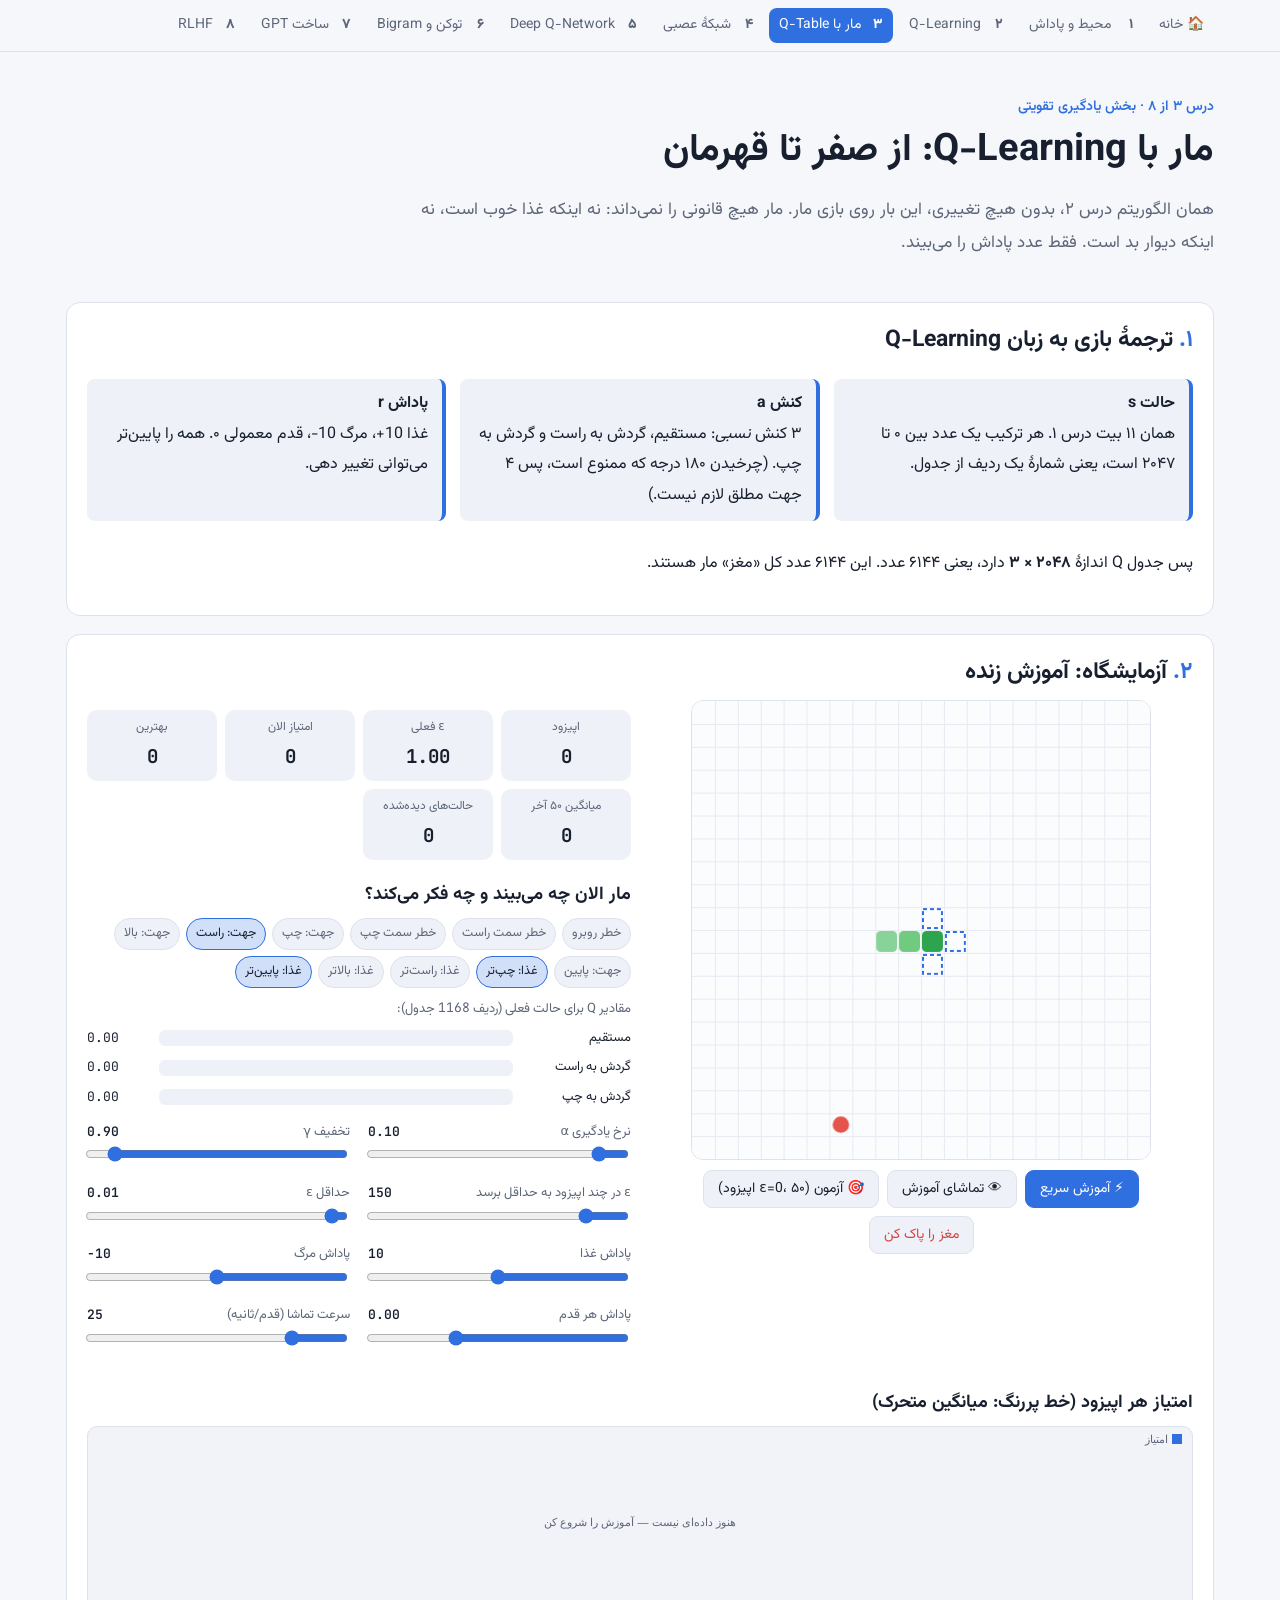
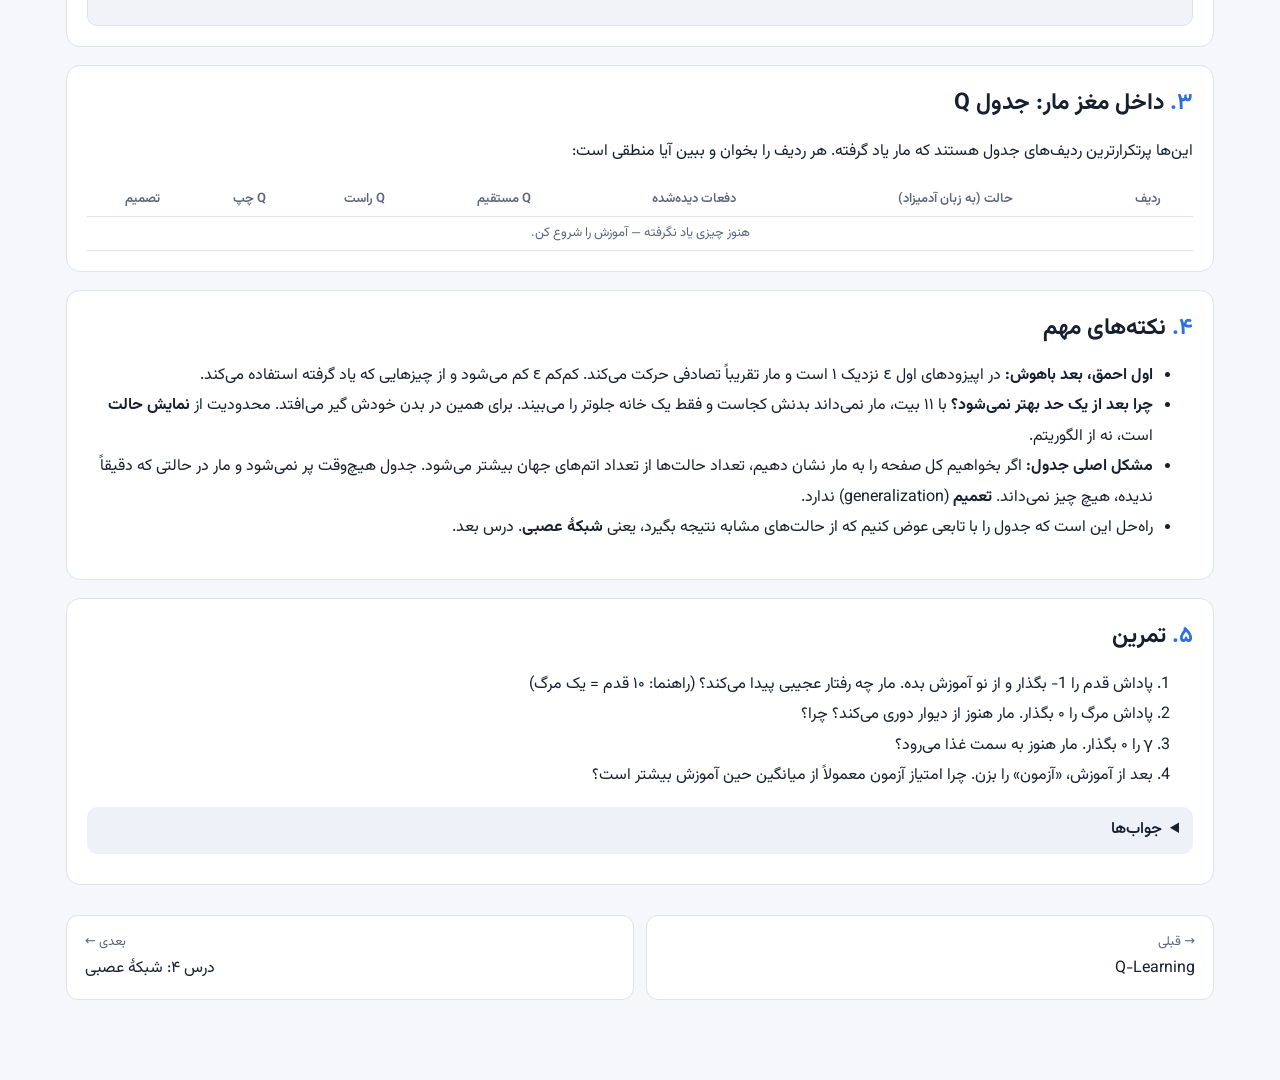
<file: site/3-snake-q.html>
<!doctype html>
<html lang="fa" dir="rtl">
<head>
  <meta charset="utf-8" />
  <meta name="viewport" content="width=device-width, initial-scale=1" />
  <title>درس ۳ · مار با Q-Table</title>
  <link rel="stylesheet" href="css/style.css" />
</head>
<body>
<main>
  <div class="hero">
    <div class="kicker">درس ۳ از ۸ · بخش یادگیری تقویتی</div>
    <h1>مار با Q-Learning: از صفر تا قهرمان</h1>
    <p class="lead">همان الگوریتم درس ۲، بدون هیچ تغییری، این بار روی بازی مار. مار هیچ قانونی را نمی‌داند: نه اینکه غذا خوب است، نه اینکه دیوار بد است. فقط عدد پاداش را می‌بیند.</p>
  </div>

  <section class="card">
    <h2><span class="step">۱.</span>ترجمهٔ بازی به زبان Q-Learning</h2>
    <div class="grid3">
      <div class="note"><b>حالت s</b><br>همان ۱۱ بیت درس ۱. هر ترکیب یک عدد بین ۰ تا ۲۰۴۷ است، یعنی شمارهٔ یک ردیف از جدول.</div>
      <div class="note"><b>کنش a</b><br>۳ کنش <i>نسبی</i>: مستقیم، گردش به راست و گردش به چپ. (چرخیدن ۱۸۰ درجه که ممنوع است، پس ۴ جهت مطلق لازم نیست.)</div>
      <div class="note"><b>پاداش r</b><br>غذا ‎+10‎، مرگ ‎-10‎، قدم معمولی ۰. همه را پایین‌تر می‌توانی تغییر دهی.</div>
    </div>
    <p>پس جدول Q اندازهٔ <b>۲۰۴۸ × ۳</b> دارد، یعنی ۶۱۴۴ عدد. این ۶۱۴۴ عدد کل «مغز» مار هستند.</p>
  </section>

  <section class="card">
    <h2><span class="step">۲.</span>آزمایشگاه: آموزش زنده</h2>
    <div class="grid2">
      <div>
        <canvas id="board" class="board" width="460" height="460"></canvas>
        <div class="controls" style="justify-content:center">
          <button class="btn primary" id="fastBtn">⚡ آموزش سریع</button>
          <button class="btn" id="watchBtn">👁 تماشای آموزش</button>
          <button class="btn" id="evalBtn">🎯 آزمون (ε=0، ۵۰ اپیزود)</button>
          <button class="btn danger" id="resetBtn">مغز را پاک کن</button>
        </div>
        <div id="evalOut" class="muted small" style="text-align:center"></div>
      </div>
      <div>
        <div class="stats">
          <div class="stat"><span>اپیزود</span><b id="ep">0</b></div>
          <div class="stat"><span>ε فعلی</span><b id="eps">1</b></div>
          <div class="stat"><span>امتیاز الان</span><b id="sc">0</b></div>
          <div class="stat"><span>بهترین</span><b id="best">0</b></div>
          <div class="stat"><span>میانگین ۵۰ آخر</span><b id="avg">0</b></div>
          <div class="stat"><span>حالت‌های دیده‌شده</span><b id="seen">0</b></div>
        </div>
        <h3>مار الان چه می‌بیند و چه فکر می‌کند؟</h3>
        <div id="chips" class="chips"></div>
        <p class="small muted" style="margin:8px 0 4px">مقادیر Q برای حالت فعلی (ردیف <span id="sidx" class="mono"></span> جدول):</p>
        <div id="qbars" class="bars"></div>
        <div class="sliders" id="sl"></div>
      </div>
    </div>
    <h3>امتیاز هر اپیزود (خط پررنگ: میانگین متحرک)</h3>
    <canvas id="chart" class="chart"></canvas>
  </section>

  <section class="card">
    <h2><span class="step">۳.</span>داخل مغز مار: جدول Q</h2>
    <p>این‌ها پرتکرارترین ردیف‌های جدول هستند که مار یاد گرفته. هر ردیف را بخوان و ببین آیا منطقی است:</p>
    <div style="overflow-x:auto"><table class="log" id="qtable"></table></div>
  </section>

  <section class="card">
    <h2><span class="step">۴.</span>نکته‌های مهم</h2>
    <ul>
      <li><b>اول احمق، بعد باهوش:</b> در اپیزودهای اول ε نزدیک ۱ است و مار تقریباً تصادفی حرکت می‌کند. کم‌کم ε کم می‌شود و از چیزهایی که یاد گرفته استفاده می‌کند.</li>
      <li><b>چرا بعد از یک حد بهتر نمی‌شود؟</b> با ۱۱ بیت، مار نمی‌داند بدنش کجاست و فقط یک خانه جلوتر را می‌بیند. برای همین در بدن خودش گیر می‌افتد. محدودیت از <b>نمایش حالت</b> است، نه از الگوریتم.</li>
      <li><b>مشکل اصلی جدول:</b> اگر بخواهیم کل صفحه را به مار نشان دهیم، تعداد حالت‌ها از تعداد اتم‌های جهان بیشتر می‌شود. جدول هیچ‌وقت پر نمی‌شود و مار در حالتی که دقیقاً ندیده، هیچ چیز نمی‌داند. <b>تعمیم</b> (generalization) ندارد.</li>
      <li>راه‌حل این است که جدول را با تابعی عوض کنیم که از حالت‌های مشابه نتیجه بگیرد، یعنی <b>شبکهٔ عصبی</b>. درس بعد.</li>
    </ul>
  </section>

  <section class="card">
    <h2><span class="step">۵.</span>تمرین</h2>
    <ol>
      <li>پاداش قدم را ‎-1‎ بگذار و از نو آموزش بده. مار چه رفتار عجیبی پیدا می‌کند؟ (راهنما: ۱۰ قدم = یک مرگ)</li>
      <li>پاداش مرگ را ۰ بگذار. مار هنوز از دیوار دوری می‌کند؟ چرا؟</li>
      <li>γ را ۰ بگذار. مار هنوز به سمت غذا می‌رود؟</li>
      <li>بعد از آموزش، «آزمون» را بزن. چرا امتیاز آزمون معمولاً از میانگین حین آموزش بیشتر است؟</li>
    </ol>
    <details><summary>جواب‌ها</summary>
      <p>۱) مار یاد می‌گیرد زود خودکشی کند، چون زنده ماندن گران‌تر از مردن می‌شود. ۲) تا حدی دوری می‌کند، چون مرگ یعنی از دست دادن همهٔ غذاهای آینده (Q آن ۰ است ولی Q راه‌های دیگر مثبت است). ۳) فقط وقتی دقیقاً یک قدم با غذا فاصله دارد یاد می‌گیرد. برای قدم‌های قبلش انگیزه‌ای ندارد. ۴) در آزمون هیچ حرکت تصادفی‌ای (کاوش) نیست.</p>
    </details>
  </section>
  <div id="pager"></div>
</main>
<script src="js/common.js"></script>
<script src="js/snake-env.js"></script>
<script>
const env = new SnakeEnv(20, 20, { maxIdle: 100 });
let Q = new Float32Array(2048 * 3), visits = new Uint32Array(2048);
let episode = 0, best = 0, scores = [], mode = "idle", lastA = 0, acc = 0, lastT = 0;

const sl = {
  alpha: slider("#sl", { label: "نرخ یادگیری α", min: 0.01, max: 1, step: 0.01, value: 0.1 }),
  gamma: slider("#sl", { label: "تخفیف γ", min: 0, max: 0.99, step: 0.01, value: 0.9 }),
  decay: slider("#sl", { label: "ε در چند اپیزود به حداقل برسد", min: 10, max: 1000, step: 10, value: 150, digits: 0 }),
  epsMin: slider("#sl", { label: "حداقل ε", min: 0, max: 0.3, step: 0.01, value: 0.01 }),
  food: slider("#sl", { label: "پاداش غذا", min: 0, max: 20, step: 1, value: 10, digits: 0 }),
  death: slider("#sl", { label: "پاداش مرگ", min: -20, max: 0, step: 1, value: -10, digits: 0 }),
  step: slider("#sl", { label: "پاداش هر قدم", min: -1, max: 0.5, step: 0.05, value: 0 }),
  speed: slider("#sl", { label: "سرعت تماشا (قدم/ثانیه)", min: 2, max: 120, step: 1, value: 25, digits: 0 }),
};
const chart = new LineChart($("#chart"), { series: [{ label: "امتیاز", color: cssVar("--accent"), digits: 1 }], window: 50 });
$("#chips").innerHTML = FEATURE_NAMES.map((n) => `<span class="chip">${n}</span>`).join("");

const epsilon = () => Math.max(sl.epsMin.value, 1 - episode / sl.decay.value);
const argmax3 = (s) => { let b = 0; for (let k = 1; k < 3; k++) if (Q[s * 3 + k] > Q[s * 3 + b]) b = k; return b; };

function agentStep() {
  env.rewards = { food: sl.food.value, death: sl.death.value, step: sl.step.value };
  const s = featuresToIndex(snakeFeatures(env));
  const a = Math.random() < epsilon() ? Math.floor(Math.random() * 3) : argmax3(s);
  lastA = a;
  const { reward, done } = env.step(relToAbs(env.action, a));
  const s2 = featuresToIndex(snakeFeatures(env));
  const maxNext = done ? 0 : Math.max(Q[s2 * 3], Q[s2 * 3 + 1], Q[s2 * 3 + 2]);
  Q[s * 3 + a] += sl.alpha.value * (reward + sl.gamma.value * maxNext - Q[s * 3 + a]);
  visits[s]++;
  if (done) {
    episode++;
    scores.push(env.score);
    best = Math.max(best, env.score);
    chart.push(0, env.score);
    env.reset();
  }
}

function describe(s) {
  const f = Array.from({ length: 11 }, (_, i) => (s >> i) & 1);
  const parts = [];
  const dang = ["روبرو", "راست", "چپ"].filter((_, i) => f[i]);
  parts.push(dang.length ? "⚠ خطر: " + dang.join("، ") : "بدون خطر");
  parts.push("حرکت به " + ["چپ", "راست", "بالا", "پایین"][f.slice(3, 7).indexOf(1)]);
  const food = [f[7] && "چپ", f[8] && "راست", f[9] && "بالا", f[10] && "پایین"].filter(Boolean);
  parts.push("غذا: " + (food.join("-") || "؟"));
  return parts.join(" · ");
}

function renderInfo() {
  drawSnake($("#board"), env, { showSensors: true, overlay: false });
  const f = snakeFeatures(env), s = featuresToIndex(f);
  $$("#chips .chip").forEach((c, i) => { c.classList.toggle("on", !!f[i]); c.classList.toggle("danger", i < 3 && !!f[i]); });
  $("#sidx").textContent = s;
  const q = [Q[s * 3], Q[s * 3 + 1], Q[s * 3 + 2]];
  renderBars($("#qbars"), REL_NAMES.map((l, i) => ({ label: l, value: q[i] })), { highlight: argmax3(s) });
  $("#ep").textContent = episode;
  $("#eps").textContent = epsilon().toFixed(2);
  $("#sc").textContent = env.score;
  $("#best").textContent = best;
  const l = scores.slice(-50);
  $("#avg").textContent = l.length ? (l.reduce((a, b) => a + b, 0) / l.length).toFixed(1) : "0";
  $("#seen").textContent = visits.filter((v) => v > 0).length;
}

function renderTable() {
  const idx = Array.from(visits.keys()).filter((i) => visits[i] > 0).sort((a, b) => visits[b] - visits[a]).slice(0, 14);
  $("#qtable").innerHTML = `<tr><th>ردیف</th><th>حالت (به زبان آدمیزاد)</th><th>دفعات دیده‌شده</th><th>Q مستقیم</th><th>Q راست</th><th>Q چپ</th><th>تصمیم</th></tr>` +
    (idx.length ? idx.map((s) => {
      const b = argmax3(s);
      return `<tr><td class="mono">${s}</td><td style="text-align:right">${describe(s)}</td><td>${visits[s]}</td>` +
        [0, 1, 2].map((k) => `<td class="mono" style="background:${divColor(Q[s * 3 + k], 10, 0.35)}">${Q[s * 3 + k].toFixed(2)}</td>`).join("") +
        `<td><b>${REL_NAMES[b]}</b></td></tr>`;
    }).join("") : `<tr><td colspan="7" class="muted">هنوز چیزی یاد نگرفته — آموزش را شروع کن.</td></tr>`);
}

let tableTimer = 0;
function loop(t) {
  const dt = t - lastT; lastT = t;
  if (mode === "fast") {
    const t0 = performance.now();
    while (performance.now() - t0 < 14) for (let i = 0; i < 50; i++) agentStep();
  } else if (mode === "watch") {
    acc += Math.min(dt, 200) * sl.speed.value / 1000;
    while (acc >= 1) { agentStep(); acc--; }
  }
  if (mode !== "idle") {
    renderInfo();
    chart.draw();
    if (t - tableTimer > 800) { renderTable(); tableTimer = t; }
  }
  requestAnimationFrame(loop);
}
requestAnimationFrame(loop);

function setMode(m) {
  mode = mode === m ? "idle" : m;
  $("#fastBtn").textContent = mode === "fast" ? "⏸ توقف" : "⚡ آموزش سریع";
  $("#watchBtn").textContent = mode === "watch" ? "⏸ توقف" : "👁 تماشای آموزش";
}
$("#fastBtn").onclick = () => setMode("fast");
$("#watchBtn").onclick = () => setMode("watch");
$("#resetBtn").onclick = () => {
  Q.fill(0); visits.fill(0); episode = 0; best = 0; scores = []; env.reset(); chart.clear(); $("#evalOut").textContent = "";
  renderInfo(); renderTable();
};
$("#evalBtn").onclick = () => {
  const e = new SnakeEnv(20, 20, { maxIdle: 100 });
  const res = [];
  for (let i = 0; i < 50; i++) {
    e.reset();
    while (!e.done) { const s = featuresToIndex(snakeFeatures(e)); e.step(relToAbs(e.action, argmax3(s))); }
    res.push(e.score);
  }
  $("#evalOut").textContent = `آزمون ۵۰ اپیزود بدون کاوش و بدون یادگیری: میانگین ${(res.reduce((a, b) => a + b, 0) / 50).toFixed(1)}، بهترین ${Math.max(...res)}، بدترین ${Math.min(...res)}`;
};
renderInfo(); renderTable(); chart.draw();
</script>
</body>
</html>
</file>
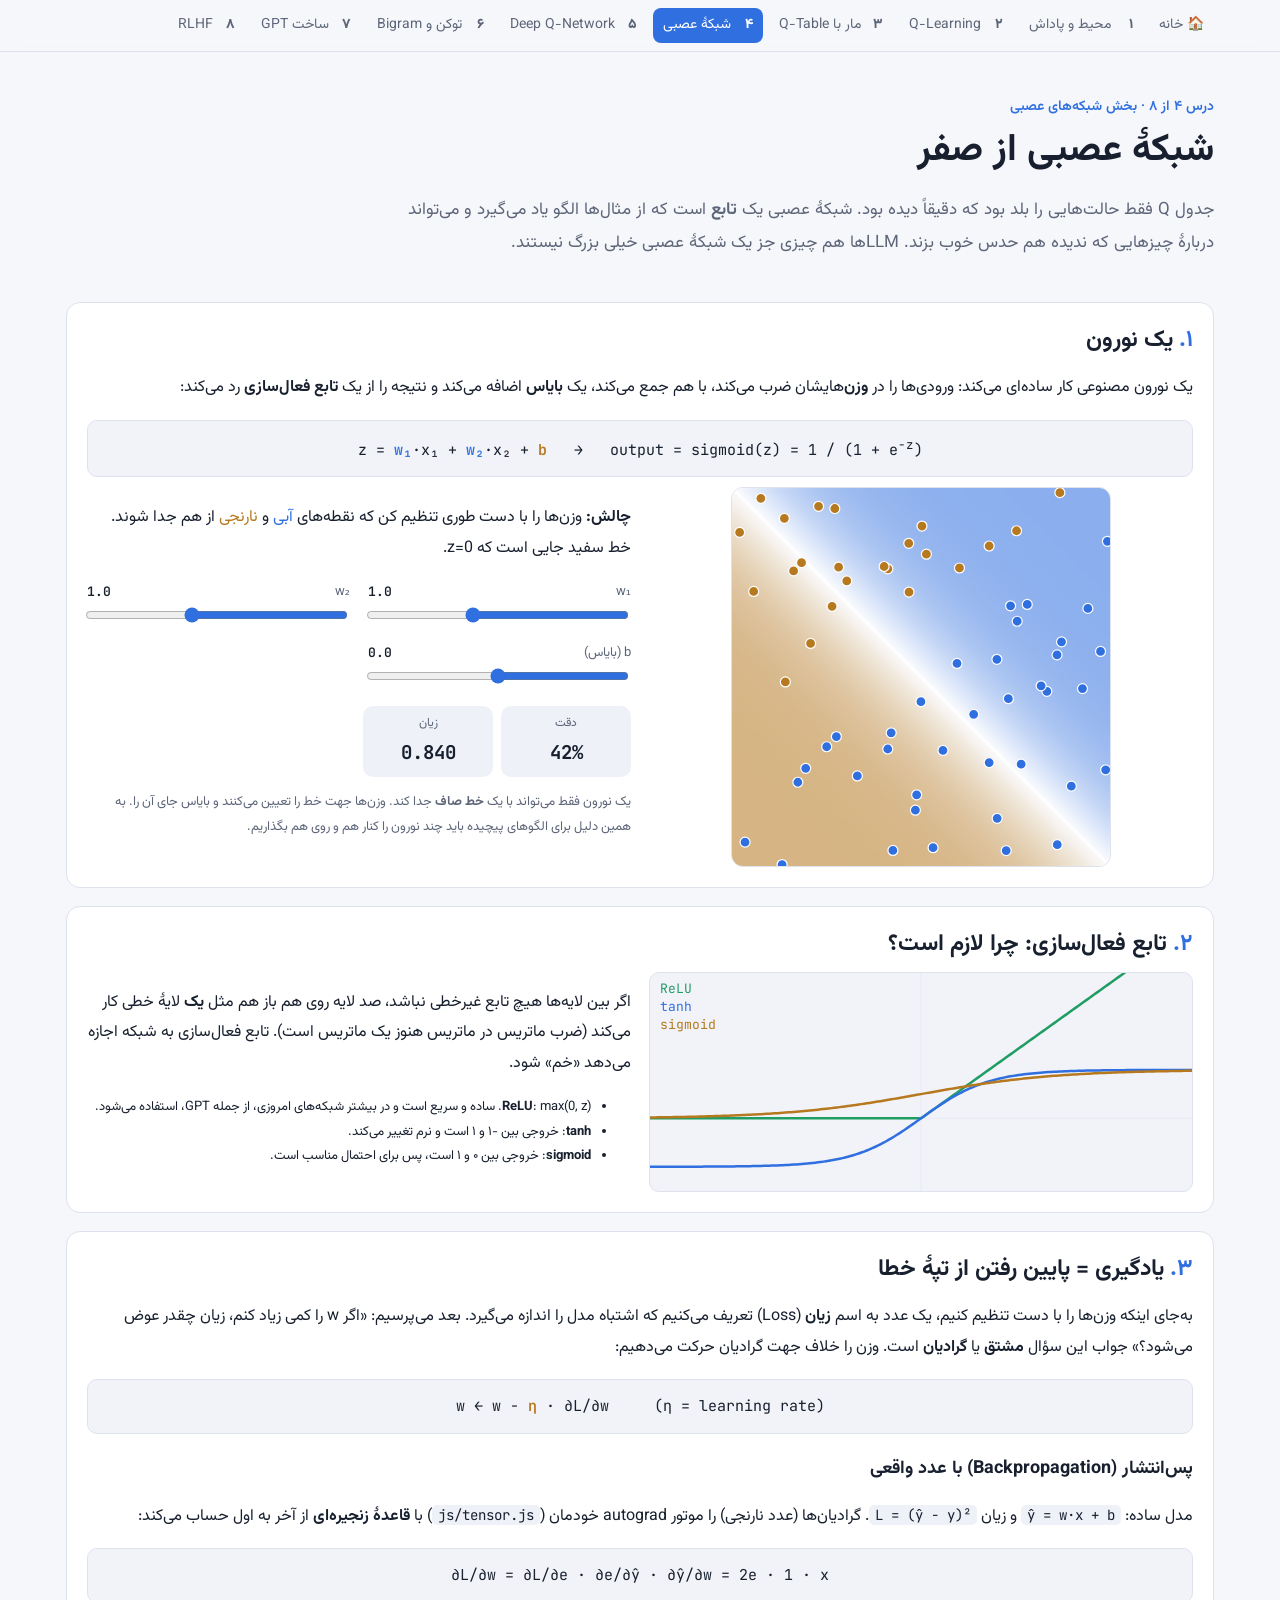
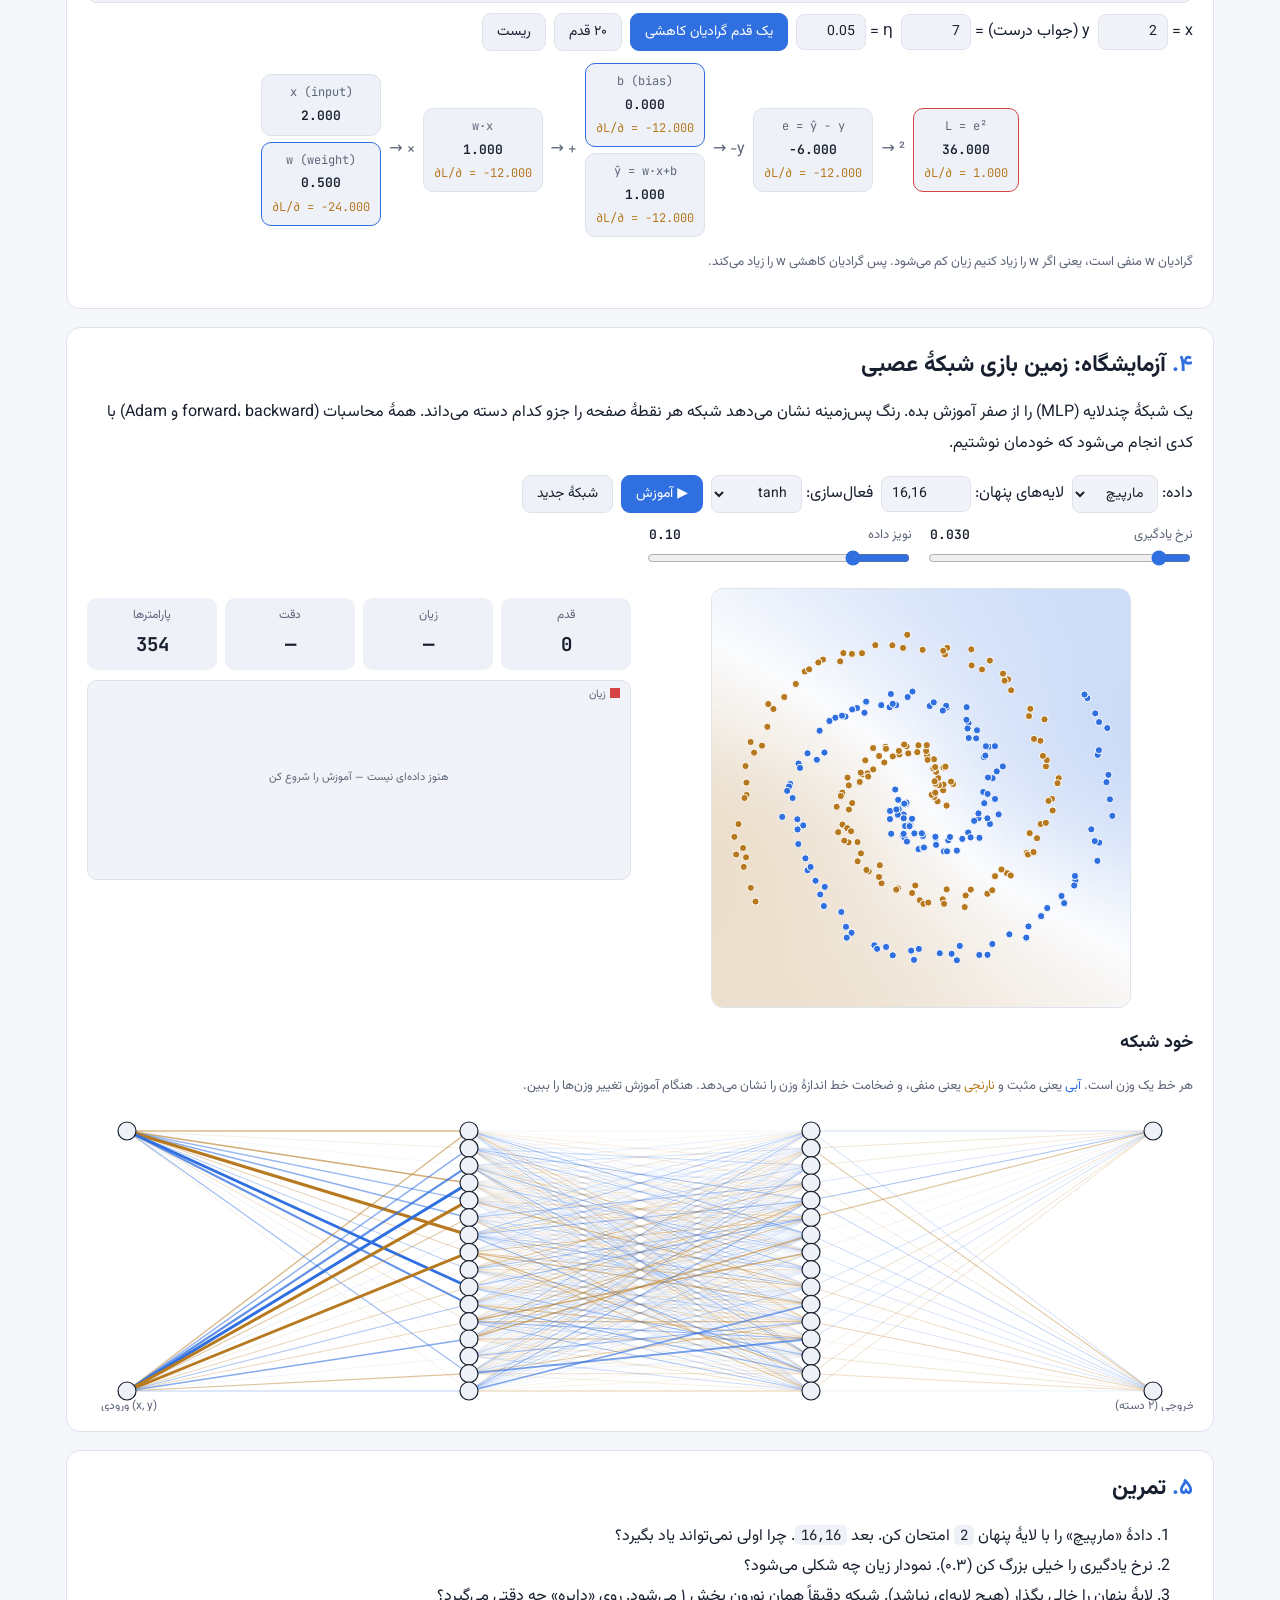
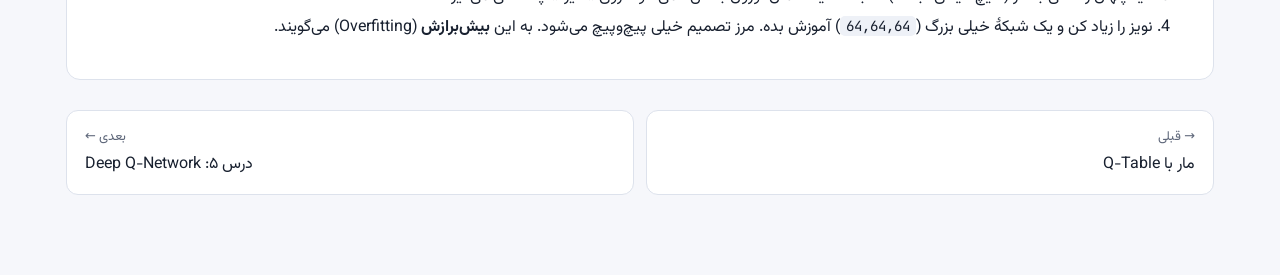
<file: site/4-neural.html>
<!doctype html>
<html lang="fa" dir="rtl">
<head>
  <meta charset="utf-8" />
  <meta name="viewport" content="width=device-width, initial-scale=1" />
  <title>درس ۴ · شبکهٔ عصبی</title>
  <link rel="stylesheet" href="css/style.css" />
  <style>
    .plane { width: 100%; max-width: 380px; aspect-ratio: 1; display: block; margin: 0 auto; border-radius: 12px; border: 1px solid var(--border); }
    .graph { display: flex; flex-wrap: wrap; gap: 8px; direction: ltr; justify-content: center; align-items: center; margin: 12px 0; }
    .node { background: var(--panel2); border: 1px solid var(--border); border-radius: 10px; padding: 6px 10px; text-align: center; min-width: 92px; font-family: "JetBrains Mono", monospace; font-size: 13px; }
    .node .nm { color: var(--muted); font-size: 12px; }
    .node .val { color: var(--text); font-weight: 600; }
    .node .gr { color: var(--warn); font-size: 12px; }
    .arrow { color: var(--muted); }
    #net { width: 100%; height: 300px; display: block; }
  </style>
</head>
<body>
<main>
  <div class="hero">
    <div class="kicker">درس ۴ از ۸ · بخش شبکه‌های عصبی</div>
    <h1>شبکهٔ عصبی از صفر</h1>
    <p class="lead">جدول Q فقط حالت‌هایی را بلد بود که دقیقاً دیده بود. شبکهٔ عصبی یک <b>تابع</b> است که از مثال‌ها الگو یاد می‌گیرد و می‌تواند دربارهٔ چیزهایی که ندیده هم حدس خوب بزند. LLMها هم چیزی جز یک شبکهٔ عصبی خیلی بزرگ نیستند.</p>
  </div>

  <section class="card">
    <h2><span class="step">۱.</span>یک نورون</h2>
    <p>یک نورون مصنوعی کار ساده‌ای می‌کند: ورودی‌ها را در <b>وزن</b>‌هایشان ضرب می‌کند، با هم جمع می‌کند، یک <b>بایاس</b> اضافه می‌کند و نتیجه را از یک <b>تابع فعال‌سازی</b> رد می‌کند:</p>
    <div class="formula">z = <span class="hl">w₁</span>·x₁ + <span class="hl">w₂</span>·x₂ + <span class="hl2">b</span> &nbsp;&nbsp;→&nbsp;&nbsp; output = sigmoid(z) = 1 / (1 + e<sup>−z</sup>)</div>
    <div class="grid2">
      <div>
        <canvas id="neuron" class="plane"></canvas>
      </div>
      <div>
        <p><b>چالش:</b> وزن‌ها را با دست طوری تنظیم کن که نقطه‌های <span style="color:var(--accent)">آبی</span> و <span style="color:var(--warn)">نارنجی</span> از هم جدا شوند. خط سفید جایی است که z=0.</p>
        <div class="sliders" id="nsl"></div>
        <div class="stats"><div class="stat"><span>دقت</span><b id="nacc">—</b></div><div class="stat"><span>زیان</span><b id="nloss">—</b></div></div>
        <p class="small muted">یک نورون فقط می‌تواند با یک <b>خط صاف</b> جدا کند. وزن‌ها جهت خط را تعیین می‌کنند و بایاس جای آن را. به همین دلیل برای الگوهای پیچیده باید چند نورون را کنار هم و روی هم بگذاریم.</p>
      </div>
    </div>
  </section>

  <section class="card">
    <h2><span class="step">۲.</span>تابع فعال‌سازی: چرا لازم است؟</h2>
    <div class="grid2">
      <canvas id="acts" class="chart" style="height:220px"></canvas>
      <div>
        <p>اگر بین لایه‌ها هیچ تابع غیرخطی نباشد، صد لایه روی هم باز هم مثل <b>یک</b> لایهٔ خطی کار می‌کند (ضرب ماتریس در ماتریس هنوز یک ماتریس است). تابع فعال‌سازی به شبکه اجازه می‌دهد «خم» شود.</p>
        <ul class="small">
          <li><b>ReLU</b>: max(0, z). ساده و سریع است و در بیشتر شبکه‌های امروزی، از جمله GPT، استفاده می‌شود.</li>
          <li><b>tanh</b>: خروجی بین −۱ و ۱ است و نرم تغییر می‌کند.</li>
          <li><b>sigmoid</b>: خروجی بین ۰ و ۱ است، پس برای احتمال مناسب است.</li>
        </ul>
      </div>
    </div>
  </section>

  <section class="card">
    <h2><span class="step">۳.</span>یادگیری = پایین رفتن از تپهٔ خطا</h2>
    <p>به‌جای اینکه وزن‌ها را با دست تنظیم کنیم، یک عدد به اسم <b>زیان</b> (Loss) تعریف می‌کنیم که اشتباه مدل را اندازه می‌گیرد. بعد می‌پرسیم: «اگر w را کمی زیاد کنم، زیان چقدر عوض می‌شود؟» جواب این سؤال <b>مشتق</b> یا <b>گرادیان</b> است. وزن را خلاف جهت گرادیان حرکت می‌دهیم:</p>
    <div class="formula">w ← w − <span class="hl2">η</span> · ∂L/∂w &nbsp;&nbsp;&nbsp; (η = learning rate)</div>
    <h3>پس‌انتشار (Backpropagation) با عدد واقعی</h3>
    <p>مدل ساده: <code>ŷ = w·x + b</code> و زیان <code>L = (ŷ − y)²</code>. گرادیان‌ها (عدد نارنجی) را موتور autograd خودمان (<code>js/tensor.js</code>) با <b>قاعدهٔ زنجیره‌ای</b> از آخر به اول حساب می‌کند:</p>
    <div class="formula">∂L/∂w = ∂L/∂e · ∂e/∂ŷ · ∂ŷ/∂w = 2e · 1 · x</div>
    <div class="controls">
      <label>x = <input type="number" id="bx" value="2" step="0.5" style="width:70px"></label>
      <label>y (جواب درست) = <input type="number" id="by" value="7" step="0.5" style="width:70px"></label>
      <label>η = <input type="number" id="blr" value="0.05" step="0.01" style="width:70px"></label>
      <button class="btn primary" id="gdStep">یک قدم گرادیان کاهشی</button>
      <button class="btn" id="gd20">۲۰ قدم</button>
      <button class="btn" id="gdReset">ریست</button>
    </div>
    <div class="graph" id="graph"></div>
    <p class="small muted" id="gdNote"></p>
  </section>

  <section class="card">
    <h2><span class="step">۴.</span>آزمایشگاه: زمین بازی شبکهٔ عصبی</h2>
    <p>یک شبکهٔ چندلایه (MLP) را از صفر آموزش بده. رنگ پس‌زمینه نشان می‌دهد شبکه هر نقطهٔ صفحه را جزو کدام دسته می‌داند. همهٔ محاسبات (forward، backward و Adam) با کدی انجام می‌شود که خودمان نوشتیم.</p>
    <div class="controls">
      <label>داده: <select id="ds"><option value="circle">دایره</option><option value="xor">XOR</option><option value="moons">دو هلال</option><option value="spiral" selected>مارپیچ</option></select></label>
      <label>لایه‌های پنهان: <input type="text" id="arch" value="16,16" style="width:90px;direction:ltr"></label>
      <label>فعال‌سازی: <select id="act"><option value="tanh">tanh</option><option value="relu">ReLU</option><option value="sigmoid">sigmoid</option></select></label>
      <button class="btn primary" id="trainBtn">▶ آموزش</button>
      <button class="btn" id="resetNet">شبکهٔ جدید</button>
    </div>
    <div class="sliders" id="psl"></div>
    <div class="grid2">
      <div>
        <canvas id="pg" class="plane" style="max-width:420px"></canvas>
      </div>
      <div>
        <div class="stats">
          <div class="stat"><span>قدم</span><b id="pStep">0</b></div>
          <div class="stat"><span>زیان</span><b id="pLoss">—</b></div>
          <div class="stat"><span>دقت</span><b id="pAcc">—</b></div>
          <div class="stat"><span>پارامترها</span><b id="pParams">—</b></div>
        </div>
        <canvas id="pChart" class="chart"></canvas>
      </div>
    </div>
    <h3>خود شبکه</h3>
    <p class="small muted">هر خط یک وزن است. <span style="color:var(--accent)">آبی</span> یعنی مثبت و <span style="color:var(--warn)">نارنجی</span> یعنی منفی، و ضخامت خط اندازهٔ وزن را نشان می‌دهد. هنگام آموزش تغییر وزن‌ها را ببین.</p>
    <canvas id="net"></canvas>
  </section>

  <section class="card">
    <h2><span class="step">۵.</span>تمرین</h2>
    <ol>
      <li>دادهٔ «مارپیچ» را با لایهٔ پنهان <code>2</code> امتحان کن. بعد <code>16,16</code>. چرا اولی نمی‌تواند یاد بگیرد؟</li>
      <li>نرخ یادگیری را خیلی بزرگ کن (۰.۳). نمودار زیان چه شکلی می‌شود؟</li>
      <li>لایهٔ پنهان را خالی بگذار (هیچ لایه‌ای نباشد). شبکه دقیقاً همان نورون بخش ۱ می‌شود. روی «دایره» چه دقتی می‌گیرد؟</li>
      <li>نویز را زیاد کن و یک شبکهٔ خیلی بزرگ (<code>64,64,64</code>) آموزش بده. مرز تصمیم خیلی پیچ‌وپیچ می‌شود. به این <b>بیش‌برازش</b> (Overfitting) می‌گویند.</li>
    </ol>
  </section>
  <div id="pager"></div>
</main>
<script src="js/common.js"></script>
<script src="js/tensor.js"></script>
<script>
// ======================= 1. single neuron =======================
const neuronPts = [];
for (let i = 0; i < 60; i++) {
  const x = Math.random() * 2 - 1, y = Math.random() * 2 - 1;
  if (Math.abs(0.8 * x - y + 0.2) < 0.15) { i--; continue; }
  neuronPts.push({ x, y, c: 0.8 * x - y + 0.2 > 0 ? 1 : 0 });
}
const nsl = {
  w1: slider("#nsl", { label: "w₁", min: -5, max: 5, step: 0.1, value: 1, digits: 1, onChange: drawNeuron }),
  w2: slider("#nsl", { label: "w₂", min: -5, max: 5, step: 0.1, value: 1, digits: 1, onChange: drawNeuron }),
  b: slider("#nsl", { label: "b (بایاس)", min: -3, max: 3, step: 0.1, value: 0, digits: 1, onChange: drawNeuron }),
};
const COL_A = () => cssVar("--warn"), COL_B = () => cssVar("--accent");
function hexToRgb(h) { h = h.replace("#", ""); if (h.length === 3) h = h.split("").map((c) => c + c).join(""); const n = parseInt(h, 16); return [(n >> 16) & 255, (n >> 8) & 255, n & 255]; }

function paintField(canvas, probFn, res = 60) {
  const { ctx, w, h } = fitCanvas(canvas, canvas.clientWidth);
  const off = document.createElement("canvas"); off.width = res; off.height = res;
  const octx = off.getContext("2d"), img = octx.createImageData(res, res);
  const a = hexToRgb(COL_A()), b = hexToRgb(COL_B()), bg = hexToRgb(cssVar("--board"));
  const probs = probFn(res);
  for (let i = 0; i < res * res; i++) {
    const p = probs[i], strength = Math.abs(p - 0.5) * 2 * 0.55;
    const c = p > 0.5 ? b : a;
    for (let k = 0; k < 3; k++) img.data[i * 4 + k] = bg[k] + (c[k] - bg[k]) * strength;
    img.data[i * 4 + 3] = 255;
  }
  octx.putImageData(img, 0, 0);
  ctx.imageSmoothingEnabled = true;
  ctx.drawImage(off, 0, 0, w, h);
  return { ctx, w, h };
}
const toPx = (v, size) => ((v + 1) / 2) * size;

function drawNeuron() {
  const { w1, w2, b } = { w1: nsl.w1.value, w2: nsl.w2.value, b: nsl.b.value };
  const sig = (z) => 1 / (1 + Math.exp(-z));
  const { ctx, w, h } = paintField($("#neuron"), (res) => {
    const out = new Float32Array(res * res);
    for (let j = 0; j < res; j++) for (let i = 0; i < res; i++) {
      const x = (i + 0.5) / res * 2 - 1, y = 1 - (j + 0.5) / res * 2;
      out[j * res + i] = sig(4 * (w1 * x + w2 * y + b));
    }
    return out;
  });
  // decision line: w1 x + w2 y + b = 0
  ctx.strokeStyle = "#fff"; ctx.lineWidth = 2; ctx.beginPath();
  if (Math.abs(w2) > 1e-6) { const y1 = -(w1 * -1 + b) / w2, y2 = -(w1 * 1 + b) / w2; ctx.moveTo(0, h - toPx(y1, h)); ctx.lineTo(w, h - toPx(y2, h)); }
  else if (Math.abs(w1) > 1e-6) { const x0 = -b / w1; ctx.moveTo(toPx(x0, w), 0); ctx.lineTo(toPx(x0, w), h); }
  ctx.stroke();
  let correct = 0, loss = 0;
  for (const p of neuronPts) {
    const pr = sig(w1 * p.x + w2 * p.y + b);
    if ((pr > 0.5 ? 1 : 0) === p.c) correct++;
    loss += -(p.c ? Math.log(pr + 1e-9) : Math.log(1 - pr + 1e-9)) / neuronPts.length;
    ctx.fillStyle = p.c ? COL_B() : COL_A(); ctx.strokeStyle = "#fff"; ctx.lineWidth = 1.2;
    ctx.beginPath(); ctx.arc(toPx(p.x, w), h - toPx(p.y, h), 5, 0, Math.PI * 2); ctx.fill(); ctx.stroke();
  }
  $("#nacc").textContent = Math.round((correct / neuronPts.length) * 100) + "%";
  $("#nloss").textContent = loss.toFixed(3);
}
drawNeuron();

// ======================= 2. activation plots =======================
function drawActs() {
  const { ctx, w, h } = fitCanvas($("#acts"));
  ctx.clearRect(0, 0, w, h);
  const X = (x) => ((x + 4) / 8) * w, Y = (y) => h - ((y + 1.5) / 4.5) * h;
  ctx.strokeStyle = cssVar("--grid"); ctx.lineWidth = 1;
  ctx.beginPath(); ctx.moveTo(0, Y(0)); ctx.lineTo(w, Y(0)); ctx.moveTo(X(0), 0); ctx.lineTo(X(0), h); ctx.stroke();
  const fns = [["ReLU", (z) => Math.max(0, z), cssVar("--good")], ["tanh", Math.tanh, cssVar("--accent")], ["sigmoid", (z) => 1 / (1 + Math.exp(-z)), cssVar("--warn")]];
  fns.forEach(([name, f, c], k) => {
    ctx.strokeStyle = c; ctx.lineWidth = 2.5; ctx.beginPath();
    for (let i = 0; i <= 200; i++) { const x = -4 + (8 * i) / 200; (i ? ctx.lineTo : ctx.moveTo).call(ctx, X(x), Y(f(x))); }
    ctx.stroke();
    ctx.fillStyle = c; ctx.font = "13px JetBrains Mono, monospace"; ctx.textAlign = "left"; ctx.fillText(name, 10, 20 + k * 18);
  });
}
drawActs();

// ======================= 3. backprop on a tiny graph =======================
let bw = 0.5, bb = 0.0;
const gdHist = [];
function runGraph(doStep) {
  const x = Number($("#bx").value), y = Number($("#by").value), lr = Number($("#blr").value);
  const W = Tensor.scalar(bw).param(), B = Tensor.scalar(bb).param();
  const X = Tensor.scalar(x), Yt = Tensor.scalar(y);
  const wx = G.mul(W, X), yhat = G.add(wx, B), e = G.sub(yhat, Yt), L = G.square(e);
  L.backward();
  const g = (t) => (t.grad ? t.grad[0] : 0);
  const node = (nm, val, gr, color) => `<div class="node" ${color ? `style="border-color:${color}"` : ""}><div class="nm">${nm}</div><div class="val">${val.toFixed(3)}</div>${gr !== null ? `<div class="gr">∂L/∂ = ${gr.toFixed(3)}</div>` : ""}</div>`;
  $("#graph").innerHTML =
    `<div style="display:flex;flex-direction:column;gap:6px">${node("x (input)", x, null)}${node("w (weight)", bw, g(W), "var(--accent)")}</div><span class="arrow">→ ×</span>` +
    node("w·x", wx.item(), g(wx)) + `<span class="arrow">→ +</span>` +
    `<div style="display:flex;flex-direction:column;gap:6px">${node("b (bias)", bb, g(B), "var(--accent)")}${node("ŷ = w·x+b", yhat.item(), g(yhat))}</div>` +
    `<span class="arrow">→ −y</span>` + node("e = ŷ − y", e.item(), g(e)) + `<span class="arrow">→ ²</span>` + node("L = e²", L.item(), 1, "var(--bad)");
  if (doStep) {
    $("#gdNote").innerHTML = `قدم: w ← ${bw.toFixed(3)} − ${lr}·${g(W).toFixed(3)} = <b>${(bw - lr * g(W)).toFixed(3)}</b> ، b ← ${bb.toFixed(3)} − ${lr}·${g(B).toFixed(3)} = <b>${(bb - lr * g(B)).toFixed(3)}</b>`;
    bw -= lr * g(W); bb -= lr * g(B);
    gdHist.push(L.item());
    runGraph(false);
  } else if (!gdHist.length) {
    $("#gdNote").textContent = "گرادیان w منفی است، یعنی اگر w را زیاد کنیم زیان کم می‌شود. پس گرادیان کاهشی w را زیاد می‌کند.";
  }
}
$("#gdStep").onclick = () => runGraph(true);
$("#gd20").onclick = () => { for (let i = 0; i < 20; i++) runGraph(true); $("#gdNote").innerHTML += ` <br>زیان بعد از ${gdHist.length} قدم: ${gdHist.at(-1).toFixed(5)} (اولش ${gdHist[0].toFixed(3)} بود)`; };
$("#gdReset").onclick = () => { bw = 0.5; bb = 0; gdHist.length = 0; runGraph(false); };
["#bx", "#by"].forEach((s) => $(s).addEventListener("input", () => runGraph(false)));
runGraph(false);

// ======================= 4. playground =======================
const psl = {
  lr: slider("#psl", { label: "نرخ یادگیری", min: 0.001, max: 0.3, step: 0.001, value: 0.03, digits: 3 }),
  noise: slider("#psl", { label: "نویز داده", min: 0, max: 0.5, step: 0.01, value: 0.1, onChange: () => { makeData(); resetNet(); } }),
};
let data = [], net, opt, stepCount = 0, training = false, Xt, labels;
const pChart = new LineChart($("#pChart"), { series: [{ label: "زیان", color: cssVar("--bad"), digits: 4 }], window: 10, logY: true });

function makeData() {
  const n = 300, nz = psl.noise.value, type = $("#ds").value, pts = [];
  const r = () => (Math.random() * 2 - 1) * nz;
  for (let i = 0; i < n; i++) {
    let x, y, c;
    if (type === "circle") { const rad = i % 2 ? Math.random() * 0.45 : 0.6 + Math.random() * 0.3, t = Math.random() * 2 * Math.PI; x = rad * Math.cos(t) + r(); y = rad * Math.sin(t) + r(); c = i % 2; }
    else if (type === "xor") { x = Math.random() * 1.8 - 0.9; y = Math.random() * 1.8 - 0.9; c = x * y > 0 ? 1 : 0; x += r(); y += r(); }
    else if (type === "moons") { c = i % 2; const t = Math.random() * Math.PI; x = c ? 0.5 - Math.cos(t) * 0.6 : -0.3 + Math.cos(t) * 0.6; y = c ? 0.15 - Math.sin(t) * 0.5 : -0.1 + Math.sin(t) * 0.5; x += r(); y += r(); }
    else { c = i % 2; const t = (i / n) * 3.2 * Math.PI / 1, rad = 0.08 + (i / n) * 0.85; const ang = t + c * Math.PI; x = rad * Math.cos(ang) + r() * 0.5; y = rad * Math.sin(ang) + r() * 0.5; }
    pts.push({ x, y, c });
  }
  data = pts;
  Xt = Tensor.from2D(data.map((p) => [p.x, p.y]));
  labels = data.map((p) => p.c);
}

function resetNet() {
  const hidden = $("#arch").value.split(",").map((s) => parseInt(s.trim())).filter((n) => n > 0 && n <= 128);
  net = new MLP([2, ...hidden, 2], $("#act").value);
  opt = new Adam(net.params(), psl.lr.value);
  stepCount = 0;
  pChart.clear();
  $("#pParams").textContent = countParams(net.params());
  renderPlayground();
}

function trainSteps(k) {
  opt.lr = psl.lr.value;
  let loss;
  for (let i = 0; i < k; i++) {
    opt.zeroGrad();
    loss = G.crossEntropy(net.forward(Xt), labels);
    loss.backward();
    opt.step();
    stepCount++;
    pChart.push(0, loss.item());
  }
  const P = loss.probs;
  let correct = 0;
  for (let i = 0; i < labels.length; i++) if ((P[i * 2 + 1] > 0.5 ? 1 : 0) === labels[i]) correct++;
  $("#pLoss").textContent = loss.item().toFixed(4);
  $("#pAcc").textContent = Math.round((correct / labels.length) * 100) + "%";
}

function renderPlayground() {
  const { ctx, w, h } = paintField($("#pg"), (res) => {
    const pts = [];
    for (let j = 0; j < res; j++) for (let i = 0; i < res; i++) pts.push([(i + 0.5) / res * 2 - 1, 1 - (j + 0.5) / res * 2]);
    G.noGrad = true;
    const lg = net.forward(Tensor.from2D(pts));
    G.noGrad = false;
    const out = new Float32Array(res * res);
    for (let i = 0; i < res * res; i++) out[i] = 1 / (1 + Math.exp(lg.data[i * 2] - lg.data[i * 2 + 1]));
    return out;
  }, 70);
  for (const p of data) {
    ctx.fillStyle = p.c ? COL_B() : COL_A(); ctx.strokeStyle = "#fff"; ctx.lineWidth = 1;
    ctx.beginPath(); ctx.arc(toPx(p.x, w), h - toPx(p.y, h), 3.6, 0, Math.PI * 2); ctx.fill(); ctx.stroke();
  }
  $("#pStep").textContent = stepCount;
  pChart.draw();
  drawNet();
}

function drawNet() {
  const { ctx, w, h } = fitCanvas($("#net"), 300);
  ctx.clearRect(0, 0, w, h);
  const sizes = net.sizes, L = sizes.length;
  const pos = sizes.map((n, l) => Array.from({ length: n }, (_, i) => ({
    x: 40 + (l / (L - 1)) * (w - 80), y: n === 1 ? h / 2 : 20 + (i / (n - 1)) * (h - 40),
  })));
  let maxW = 0;
  net.layers.forEach((ly) => ly.W.data.forEach((v) => (maxW = Math.max(maxW, Math.abs(v)))));
  net.layers.forEach((ly, l) => {
    for (let i = 0; i < sizes[l]; i++) for (let j = 0; j < sizes[l + 1]; j++) {
      const v = ly.W.data[i * sizes[l + 1] + j];
      ctx.strokeStyle = v > 0 ? cssVar("--accent") : cssVar("--warn");
      ctx.globalAlpha = Math.min(1, 0.15 + Math.abs(v) / maxW);
      ctx.lineWidth = 0.3 + (Math.abs(v) / maxW) * 3;
      ctx.beginPath(); ctx.moveTo(pos[l][i].x, pos[l][i].y); ctx.lineTo(pos[l + 1][j].x, pos[l + 1][j].y); ctx.stroke();
    }
  });
  ctx.globalAlpha = 1;
  pos.forEach((layer, l) => layer.forEach((p, i) => {
    ctx.fillStyle = cssVar("--panel2"); ctx.strokeStyle = cssVar("--text"); ctx.lineWidth = 1.2;
    ctx.beginPath(); ctx.arc(p.x, p.y, Math.min(9, (h - 40) / sizes[l] / 2.2 + 2), 0, Math.PI * 2); ctx.fill(); ctx.stroke();
  }));
  ctx.fillStyle = cssVar("--muted"); ctx.font = "12px Vazirmatn, sans-serif"; ctx.textAlign = "center";
  ctx.fillText("ورودی (x, y)", pos[0][0].x, h - 2);
  ctx.fillText("خروجی (۲ دسته)", pos[L - 1][0].x, h - 2);
}

function loop() {
  if (training) { trainSteps(4); renderPlayground(); }
  requestAnimationFrame(loop);
}
$("#trainBtn").onclick = () => { training = !training; $("#trainBtn").textContent = training ? "⏸ توقف" : "▶ آموزش"; };
$("#resetNet").onclick = resetNet;
$("#ds").onchange = () => { makeData(); resetNet(); };
$("#arch").onchange = resetNet;
$("#act").onchange = resetNet;
makeData(); resetNet(); loop();
window.addEventListener("resize", () => { drawNeuron(); drawActs(); renderPlayground(); });
</script>
</body>
</html>
</file>
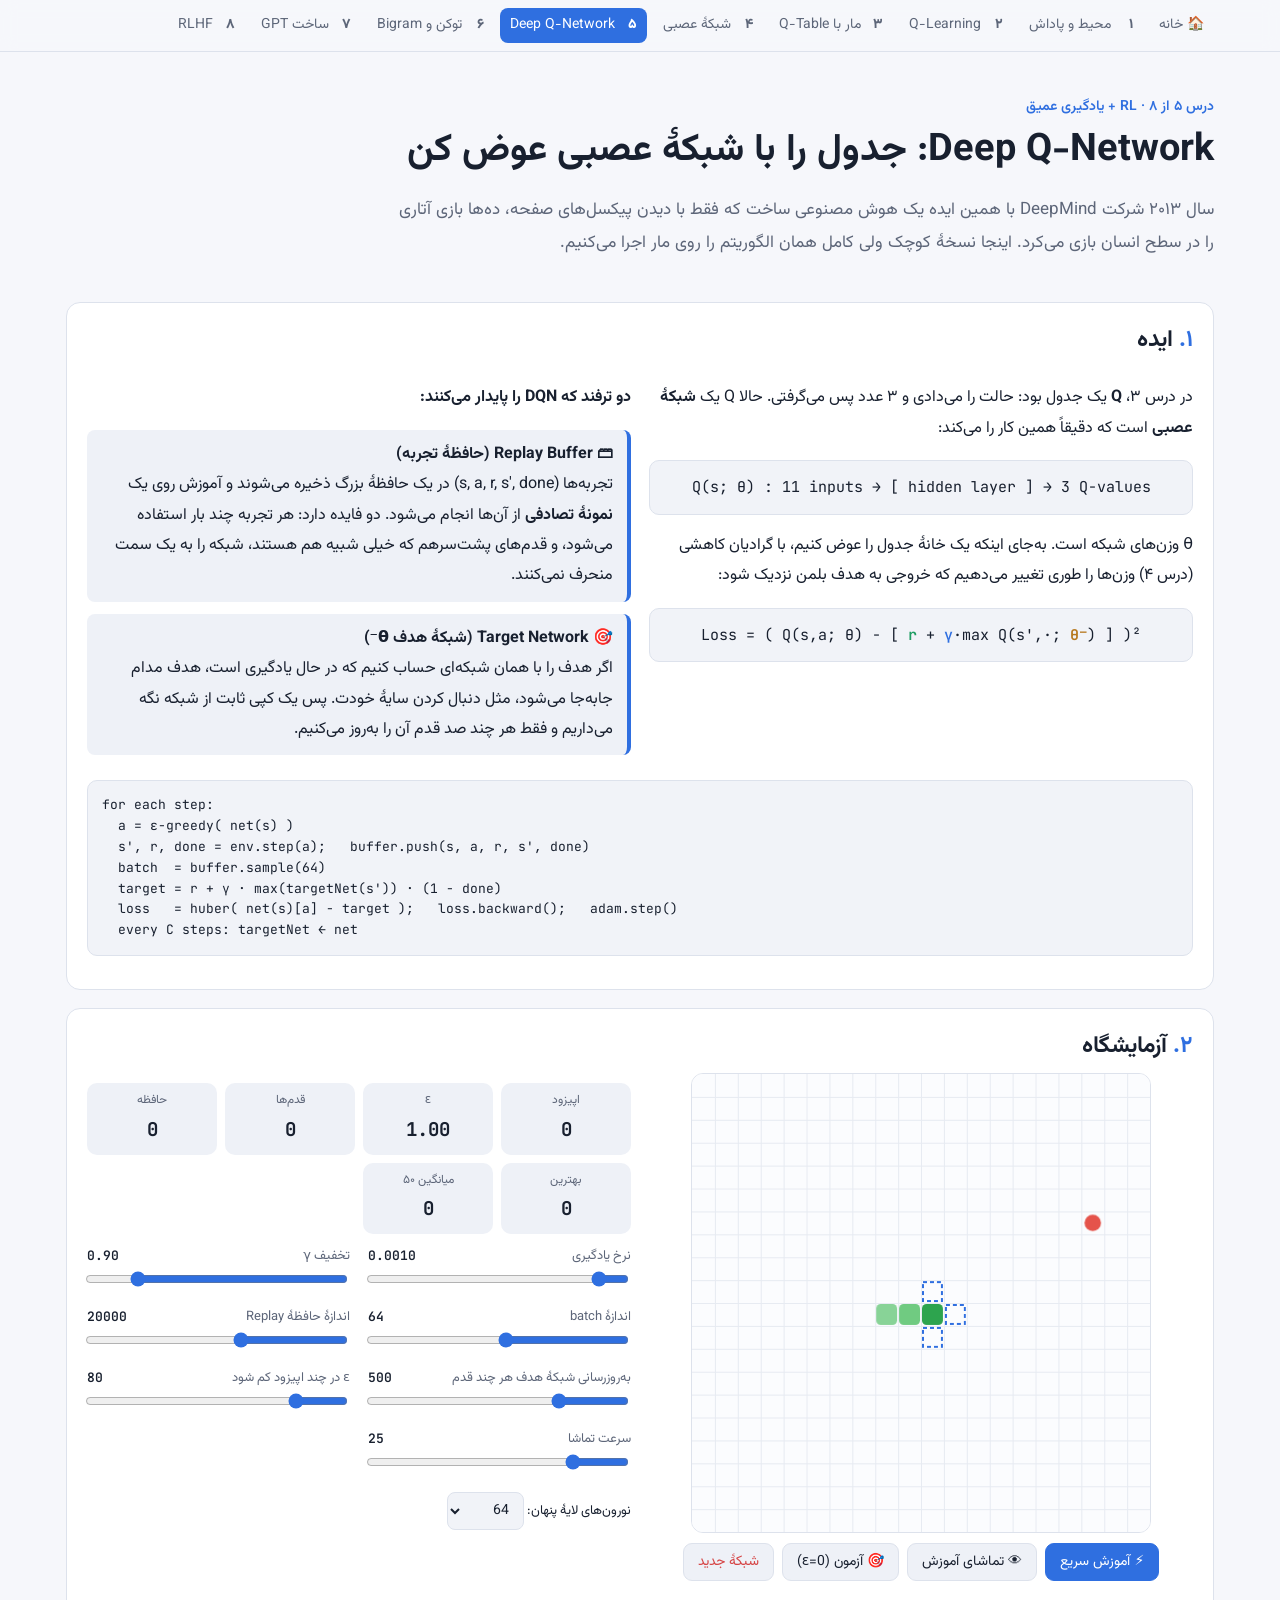
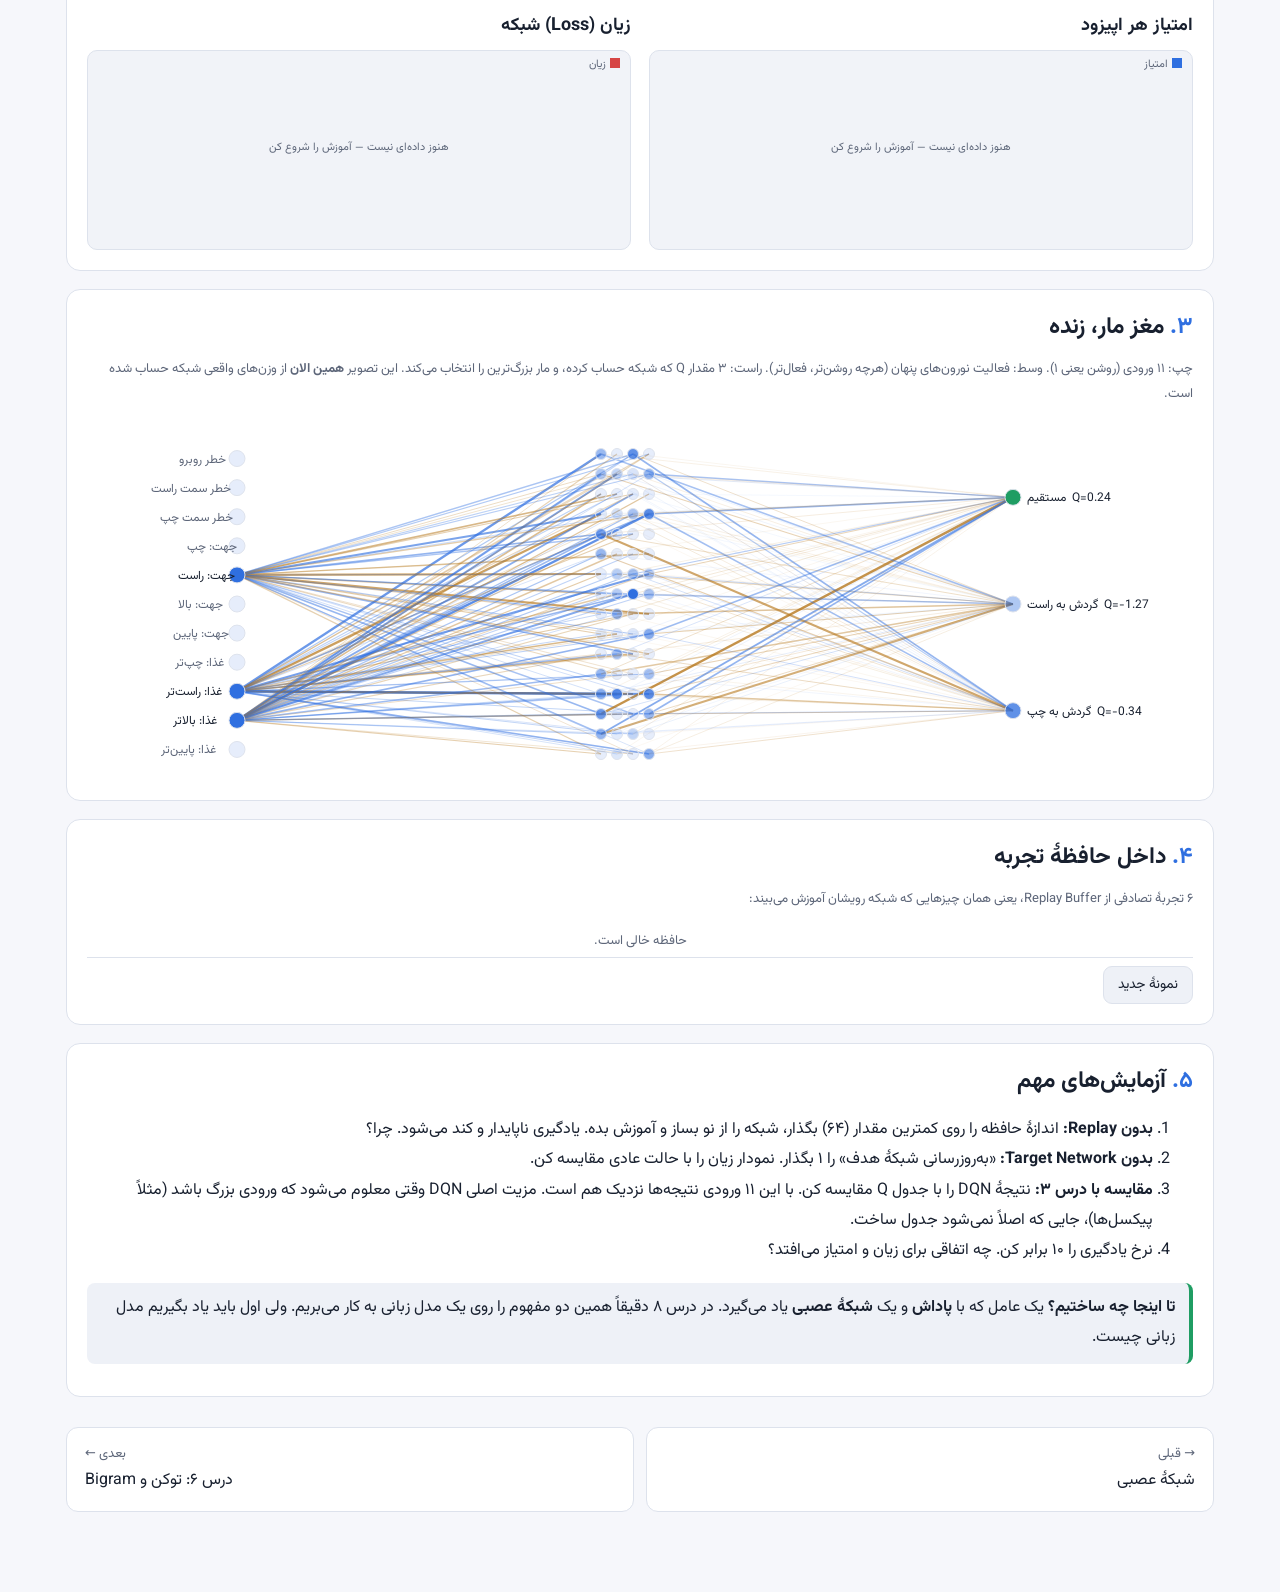
<file: site/5-dqn.html>
<!doctype html>
<html lang="fa" dir="rtl">
<head>
  <meta charset="utf-8" />
  <meta name="viewport" content="width=device-width, initial-scale=1" />
  <title>درس ۵ · Deep Q-Network</title>
  <link rel="stylesheet" href="css/style.css" />
  <style>#brain { width: 100%; height: 360px; display: block; }</style>
</head>
<body>
<main>
  <div class="hero">
    <div class="kicker">درس ۵ از ۸ · RL + یادگیری عمیق</div>
    <h1>Deep Q-Network: جدول را با شبکهٔ عصبی عوض کن</h1>
    <p class="lead">سال ۲۰۱۳ شرکت DeepMind با همین ایده یک هوش مصنوعی ساخت که فقط با دیدن پیکسل‌های صفحه، ده‌ها بازی آتاری را در سطح انسان بازی می‌کرد. اینجا نسخهٔ کوچک ولی کامل همان الگوریتم را روی مار اجرا می‌کنیم.</p>
  </div>

  <section class="card">
    <h2><span class="step">۱.</span>ایده</h2>
    <div class="grid2">
      <div>
        <p>در درس ۳، <b>Q</b> یک جدول بود: حالت را می‌دادی و ۳ عدد پس می‌گرفتی. حالا Q یک <b>شبکهٔ عصبی</b> است که دقیقاً همین کار را می‌کند:</p>
        <div class="formula">Q(s; θ) : 11 inputs → [ hidden layer ] → 3 Q-values</div>
        <p>θ وزن‌های شبکه است. به‌جای اینکه یک خانهٔ جدول را عوض کنیم، با گرادیان کاهشی (درس ۴) وزن‌ها را طوری تغییر می‌دهیم که خروجی به هدف بلمن نزدیک شود:</p>
        <div class="formula">Loss = ( Q(s,a; θ) − [ <span class="hl3">r</span> + <span class="hl">γ</span>·max Q(s',·; <span class="hl2">θ⁻</span>) ] )²</div>
      </div>
      <div>
        <p><b>دو ترفند که DQN را پایدار می‌کنند:</b></p>
        <div class="note"><b>🗃 Replay Buffer (حافظهٔ تجربه)</b><br>تجربه‌ها (s, a, r, s', done) در یک حافظهٔ بزرگ ذخیره می‌شوند و آموزش روی یک <b>نمونهٔ تصادفی</b> از آن‌ها انجام می‌شود. دو فایده دارد: هر تجربه چند بار استفاده می‌شود، و قدم‌های پشت‌سرهم که خیلی شبیه هم هستند، شبکه را به یک سمت منحرف نمی‌کنند.</div>
        <div class="note"><b>🎯 Target Network (شبکهٔ هدف θ⁻)</b><br>اگر هدف را با همان شبکه‌ای حساب کنیم که در حال یادگیری است، هدف مدام جابه‌جا می‌شود، مثل دنبال کردن سایهٔ خودت. پس یک کپی ثابت از شبکه نگه می‌داریم و فقط هر چند صد قدم آن را به‌روز می‌کنیم.</div>
      </div>
    </div>
<pre>for each step:
  a = ε-greedy( net(s) )
  s', r, done = env.step(a);   buffer.push(s, a, r, s', done)
  batch  = buffer.sample(64)
  target = r + γ · max(targetNet(s')) · (1 − done)
  loss   = huber( net(s)[a] − target );   loss.backward();   adam.step()
  every C steps: targetNet ← net</pre>
  </section>

  <section class="card">
    <h2><span class="step">۲.</span>آزمایشگاه</h2>
    <div class="grid2">
      <div>
        <canvas id="board" class="board" width="460" height="460"></canvas>
        <div class="controls" style="justify-content:center">
          <button class="btn primary" id="fastBtn">⚡ آموزش سریع</button>
          <button class="btn" id="watchBtn">👁 تماشای آموزش</button>
          <button class="btn" id="evalBtn">🎯 آزمون (ε=0)</button>
          <button class="btn danger" id="resetBtn">شبکهٔ جدید</button>
        </div>
        <div id="evalOut" class="muted small" style="text-align:center"></div>
      </div>
      <div>
        <div class="stats">
          <div class="stat"><span>اپیزود</span><b id="ep">0</b></div>
          <div class="stat"><span>ε</span><b id="eps">1</b></div>
          <div class="stat"><span>قدم‌ها</span><b id="steps">0</b></div>
          <div class="stat"><span>حافظه</span><b id="buf">0</b></div>
          <div class="stat"><span>بهترین</span><b id="best">0</b></div>
          <div class="stat"><span>میانگین ۵۰</span><b id="avg">0</b></div>
        </div>
        <div class="sliders" id="sl"></div>
        <div class="controls">
          <label class="small">نورون‌های لایهٔ پنهان: <select id="hidden"><option>16</option><option>32</option><option selected>64</option><option>128</option><option value="64,64">64,64</option></select></label>
        </div>
      </div>
    </div>
    <div class="grid2">
      <div><h3>امتیاز هر اپیزود</h3><canvas id="chart" class="chart"></canvas></div>
      <div><h3>زیان (Loss) شبکه</h3><canvas id="lchart" class="chart"></canvas></div>
    </div>
  </section>

  <section class="card">
    <h2><span class="step">۳.</span>مغز مار، زنده</h2>
    <p class="small muted">چپ: ۱۱ ورودی (روشن یعنی ۱). وسط: فعالیت نورون‌های پنهان (هرچه روشن‌تر، فعال‌تر). راست: ۳ مقدار Q که شبکه حساب کرده، و مار بزرگ‌ترین را انتخاب می‌کند. این تصویر <b>همین الان</b> از وزن‌های واقعی شبکه حساب شده است.</p>
    <canvas id="brain"></canvas>
  </section>

  <section class="card">
    <h2><span class="step">۴.</span>داخل حافظهٔ تجربه</h2>
    <p class="small muted">۶ تجربهٔ تصادفی از Replay Buffer، یعنی همان چیزهایی که شبکه رویشان آموزش می‌بیند:</p>
    <div style="overflow-x:auto"><table class="log" id="bufTable"></table></div>
    <button class="btn" id="bufRefresh" style="margin-top:8px">نمونهٔ جدید</button>
  </section>

  <section class="card">
    <h2><span class="step">۵.</span>آزمایش‌های مهم</h2>
    <ol>
      <li><b>بدون Replay:</b> اندازهٔ حافظه را روی کمترین مقدار (۶۴) بگذار، شبکه را از نو بساز و آموزش بده. یادگیری ناپایدار و کند می‌شود. چرا؟</li>
      <li><b>بدون Target Network:</b> «به‌روزرسانی شبکهٔ هدف» را ۱ بگذار. نمودار زیان را با حالت عادی مقایسه کن.</li>
      <li><b>مقایسه با درس ۳:</b> نتیجهٔ DQN را با جدول Q مقایسه کن. با این ۱۱ ورودی نتیجه‌ها نزدیک هم است. مزیت اصلی DQN وقتی معلوم می‌شود که ورودی بزرگ باشد (مثلاً پیکسل‌ها)، جایی که اصلاً نمی‌شود جدول ساخت.</li>
      <li>نرخ یادگیری را ۱۰ برابر کن. چه اتفاقی برای زیان و امتیاز می‌افتد؟</li>
    </ol>
    <div class="note good"><b>تا اینجا چه ساختیم؟</b> یک عامل که با <b>پاداش</b> و یک <b>شبکهٔ عصبی</b> یاد می‌گیرد. در درس ۸ دقیقاً همین دو مفهوم را روی یک مدل زبانی به کار می‌بریم. ولی اول باید یاد بگیریم مدل زبانی چیست.</div>
  </section>
  <div id="pager"></div>
</main>
<script src="js/common.js"></script>
<script src="js/tensor.js"></script>
<script src="js/snake-env.js"></script>
<script>
const NF = 11;
const env = new SnakeEnv(20, 20, { maxIdle: 100 });
let net, tgt, opt, buffer, episode, steps, best, scores, mode = "idle", lastQ = [0, 0, 0], lastAct = null, acc = 0, lastT = 0, lastA = 0;

const sl = {
  lr: slider("#sl", { label: "نرخ یادگیری", min: 0.0001, max: 0.01, step: 0.0001, value: 0.001, digits: 4 }),
  gamma: slider("#sl", { label: "تخفیف γ", min: 0.5, max: 0.99, step: 0.01, value: 0.9 }),
  batch: slider("#sl", { label: "اندازهٔ batch", min: 8, max: 128, step: 8, value: 64, digits: 0 }),
  cap: slider("#sl", { label: "اندازهٔ حافظهٔ Replay", min: 64, max: 50000, step: 64, value: 20000, digits: 0 }),
  sync: slider("#sl", { label: "به‌روزرسانی شبکهٔ هدف هر چند قدم", min: 1, max: 2000, step: 1, value: 500, digits: 0 }),
  decay: slider("#sl", { label: "ε در چند اپیزود کم شود", min: 10, max: 400, step: 10, value: 80, digits: 0 }),
  speed: slider("#sl", { label: "سرعت تماشا", min: 2, max: 120, step: 1, value: 25, digits: 0 }),
};
const chart = new LineChart($("#chart"), { series: [{ label: "امتیاز", color: cssVar("--accent"), digits: 1 }], window: 50 });
const lchart = new LineChart($("#lchart"), { series: [{ label: "زیان", color: cssVar("--bad"), digits: 4 }], window: 100, logY: true });

class Replay {
  constructor(cap) { this.cap = cap; this.s = new Float32Array(cap * NF); this.s2 = new Float32Array(cap * NF); this.a = new Int32Array(cap); this.r = new Float32Array(cap); this.d = new Uint8Array(cap); this.n = 0; this.i = 0; }
  push(s, a, r, s2, d) { const i = this.i; this.s.set(s, i * NF); this.s2.set(s2, i * NF); this.a[i] = a; this.r[i] = r; this.d[i] = d ? 1 : 0; this.i = (i + 1) % this.cap; this.n = Math.min(this.n + 1, this.cap); }
  sample(B) {
    const S = new Float32Array(B * NF), S2 = new Float32Array(B * NF), A = [], R = [], D = [];
    for (let k = 0; k < B; k++) {
      const j = Math.floor(Math.random() * this.n);
      S.set(this.s.subarray(j * NF, j * NF + NF), k * NF); S2.set(this.s2.subarray(j * NF, j * NF + NF), k * NF);
      A.push(this.a[j]); R.push(this.r[j]); D.push(this.d[j]);
    }
    return { S: new Tensor(S, B, NF), S2: new Tensor(S2, B, NF), A, R, D };
  }
}

function reset() {
  const hidden = $("#hidden").value.split(",").map(Number);
  net = new MLP([NF, ...hidden, 3], "relu");
  tgt = new MLP([NF, ...hidden, 3], "relu");
  copyParams(net.params(), tgt.params());
  opt = new Adam(net.params(), sl.lr.value);
  buffer = new Replay(sl.cap.value);
  episode = 0; steps = 0; best = 0; scores = [];
  env.reset(); chart.clear(); lchart.clear();
  $("#evalOut").textContent = "";
  render(true);
}
sl.cap.input.addEventListener("change", () => { buffer = new Replay(sl.cap.value); });

const epsilon = () => Math.max(0.01, 1 - episode / sl.decay.value);
function qValues(f, record) {
  G.noGrad = true;
  const q = net.forward(new Tensor(Float32Array.from(f), 1, NF), record).row(0);
  G.noGrad = false;
  return q;
}

let lossAcc = 0, lossN = 0;
function agentStep() {
  const f = snakeFeatures(env);
  const q = qValues(f);
  const a = Math.random() < epsilon() ? Math.floor(Math.random() * 3) : q.indexOf(Math.max(...q));
  lastA = a;
  const { reward, done } = env.step(relToAbs(env.action, a));
  const f2 = snakeFeatures(env);
  buffer.push(f, a, reward, f2, done);
  steps++;
  const B = sl.batch.value;
  if (buffer.n >= B) {
    const { S, S2, A, R, D } = buffer.sample(B);
    G.noGrad = true;
    const qn = tgt.forward(S2);
    G.noGrad = false;
    const T = R.map((r, i) => {
      let mx = -Infinity;
      for (let k = 0; k < 3; k++) mx = Math.max(mx, qn.data[i * 3 + k]);
      return r + (D[i] ? 0 : sl.gamma.value * mx);
    });
    opt.lr = sl.lr.value;
    opt.zeroGrad();
    const loss = G.huberSelect(net.forward(S), A, T);
    loss.backward();
    opt.step(10);
    lossAcc += loss.item(); lossN++;
    if (lossN >= 50) { lchart.push(0, lossAcc / lossN); lossAcc = 0; lossN = 0; }
  }
  if (steps % sl.sync.value === 0) copyParams(net.params(), tgt.params());
  if (done) {
    episode++; scores.push(env.score); best = Math.max(best, env.score); chart.push(0, env.score);
    env.reset();
  }
}

function drawBrain() {
  const f = snakeFeatures(env);
  const rec = [];
  const q = qValues(f, rec);
  const { ctx, w, h } = fitCanvas($("#brain"), 360);
  ctx.clearRect(0, 0, w, h);
  const layers = rec.map((t) => Array.from(t.data));
  const L = layers.length;
  const colX = (l) => 150 + (l / (L - 1)) * (w - 330);
  const positions = layers.map((vals, l) => {
    const n = vals.length;
    if (l === 0 || l === L - 1) return vals.map((_, i) => ({ x: colX(l), y: 24 + (i + 0.5) * ((h - 40) / n) }));
    const cols = Math.ceil(n / 16), cellH = (h - 40) / 16;
    return vals.map((_, i) => ({ x: colX(l) + (Math.floor(i / 16) - (cols - 1) / 2) * 16, y: 24 + ((i % 16) + 0.5) * cellH }));
  });
  // connections from the strongest weights only (keeps the picture readable)
  net.layers.forEach((ly, l) => {
    const nin = ly.W.rows, nout = ly.W.cols;
    const items = [];
    for (let i = 0; i < nin; i++) for (let j = 0; j < nout; j++) {
      const contrib = layers[l][i] * ly.W.data[i * nout + j];
      if (contrib !== 0) items.push([i, j, contrib]);
    }
    items.sort((a, b) => Math.abs(b[2]) - Math.abs(a[2]));
    const top = items.slice(0, 120), mx = top.length ? Math.abs(top[0][2]) : 1;
    for (const [i, j, c] of top) {
      ctx.strokeStyle = c > 0 ? cssVar("--accent") : cssVar("--warn");
      ctx.globalAlpha = 0.1 + 0.7 * Math.abs(c) / mx;
      ctx.lineWidth = 0.5 + 2 * Math.abs(c) / mx;
      ctx.beginPath(); ctx.moveTo(positions[l][i].x, positions[l][i].y); ctx.lineTo(positions[l + 1][j].x, positions[l + 1][j].y); ctx.stroke();
    }
  });
  ctx.globalAlpha = 1;
  layers.forEach((vals, l) => {
    const mx = Math.max(...vals.map(Math.abs), 1e-6);
    vals.forEach((v, i) => {
      const p = positions[l][i];
      const r = l === 0 || l === L - 1 ? 8 : 5.5;
      const t = l === L - 1 ? 0.3 + 0.7 * (v - Math.min(...vals)) / ((Math.max(...vals) - Math.min(...vals)) || 1) : Math.max(0, v) / mx;
      ctx.fillStyle = l === L - 1 && i === q.indexOf(Math.max(...q)) ? cssVar("--good") : cssVar("--accent");
      ctx.globalAlpha = 0.12 + 0.88 * t;
      ctx.beginPath(); ctx.arc(p.x, p.y, r, 0, Math.PI * 2); ctx.fill();
      ctx.globalAlpha = 1; ctx.strokeStyle = cssVar("--border"); ctx.lineWidth = 1; ctx.stroke();
    });
  });
  ctx.font = "12px Vazirmatn, Tahoma, sans-serif"; ctx.fillStyle = cssVar("--text");
  ctx.textAlign = "right";
  FEATURE_NAMES.forEach((n, i) => { ctx.fillStyle = f[i] ? cssVar("--text") : cssVar("--muted"); ctx.fillText(n, positions[0][i].x - 14, positions[0][i].y + 4); });
  ctx.textAlign = "left";
  REL_NAMES.forEach((n, i) => { const p = positions[L - 1][i]; ctx.fillStyle = cssVar("--text"); ctx.fillText(`${n}  Q=${q[i].toFixed(2)}`, p.x + 14, p.y + 4); });
}

function renderBuffer() {
  if (!buffer || buffer.n === 0) { $("#bufTable").innerHTML = `<tr><td class="muted">حافظه خالی است.</td></tr>`; return; }
  let rows = `<tr><th>حالت s</th><th>کنش a</th><th>پاداش r</th><th>حالت بعد s'</th><th>پایان؟</th></tr>`;
  for (let k = 0; k < 6; k++) {
    const j = Math.floor(Math.random() * buffer.n);
    const bits = (arr) => Array.from(arr.subarray(j * NF, j * NF + NF)).join("");
    rows += `<tr><td class="bits">${bits(buffer.s)}</td><td>${REL_NAMES[buffer.a[j]]}</td><td class="${buffer.r[j] > 0 ? "pos" : buffer.r[j] < 0 ? "neg" : ""}">${buffer.r[j]}</td><td class="bits">${bits(buffer.s2)}</td><td>${buffer.d[j] ? "✔" : ""}</td></tr>`;
  }
  $("#bufTable").innerHTML = rows;
}

function render(full) {
  drawSnake($("#board"), env, { showSensors: true, overlay: false });
  $("#ep").textContent = episode; $("#eps").textContent = epsilon().toFixed(2); $("#steps").textContent = steps;
  $("#buf").textContent = buffer.n; $("#best").textContent = best;
  const l = scores.slice(-50); $("#avg").textContent = l.length ? (l.reduce((a, b) => a + b, 0) / l.length).toFixed(1) : "0";
  chart.draw(); lchart.draw(); drawBrain();
  if (full) renderBuffer();
}

let bufT = 0;
function loop(t) {
  const dt = t - lastT; lastT = t;
  if (mode === "fast") { const t0 = performance.now(); while (performance.now() - t0 < 16) agentStep(); }
  else if (mode === "watch") { acc += Math.min(dt, 200) * sl.speed.value / 1000; while (acc >= 1) { agentStep(); acc--; } }
  if (mode !== "idle") { render(t - bufT > 3000); if (t - bufT > 3000) bufT = t; }
  requestAnimationFrame(loop);
}
function setMode(m) {
  mode = mode === m ? "idle" : m;
  $("#fastBtn").textContent = mode === "fast" ? "⏸ توقف" : "⚡ آموزش سریع";
  $("#watchBtn").textContent = mode === "watch" ? "⏸ توقف" : "👁 تماشای آموزش";
}
$("#fastBtn").onclick = () => setMode("fast");
$("#watchBtn").onclick = () => setMode("watch");
$("#resetBtn").onclick = reset;
$("#hidden").onchange = reset;
$("#bufRefresh").onclick = renderBuffer;
$("#evalBtn").onclick = () => {
  const e = new SnakeEnv(20, 20, { maxIdle: 100 }), res = [];
  for (let i = 0; i < 30; i++) {
    e.reset();
    while (!e.done) {
      G.noGrad = true; const q = net.forward(new Tensor(Float32Array.from(snakeFeatures(e)), 1, NF)).row(0); G.noGrad = false;
      e.step(relToAbs(e.action, q.indexOf(Math.max(...q))));
    }
    res.push(e.score);
  }
  $("#evalOut").textContent = `آزمون ۳۰ اپیزود بدون کاوش: میانگین ${(res.reduce((a, b) => a + b, 0) / res.length).toFixed(1)}، بهترین ${Math.max(...res)}`;
};
reset();
requestAnimationFrame(loop);
window.addEventListener("resize", () => render(false));
</script>
</body>
</html>
</file>
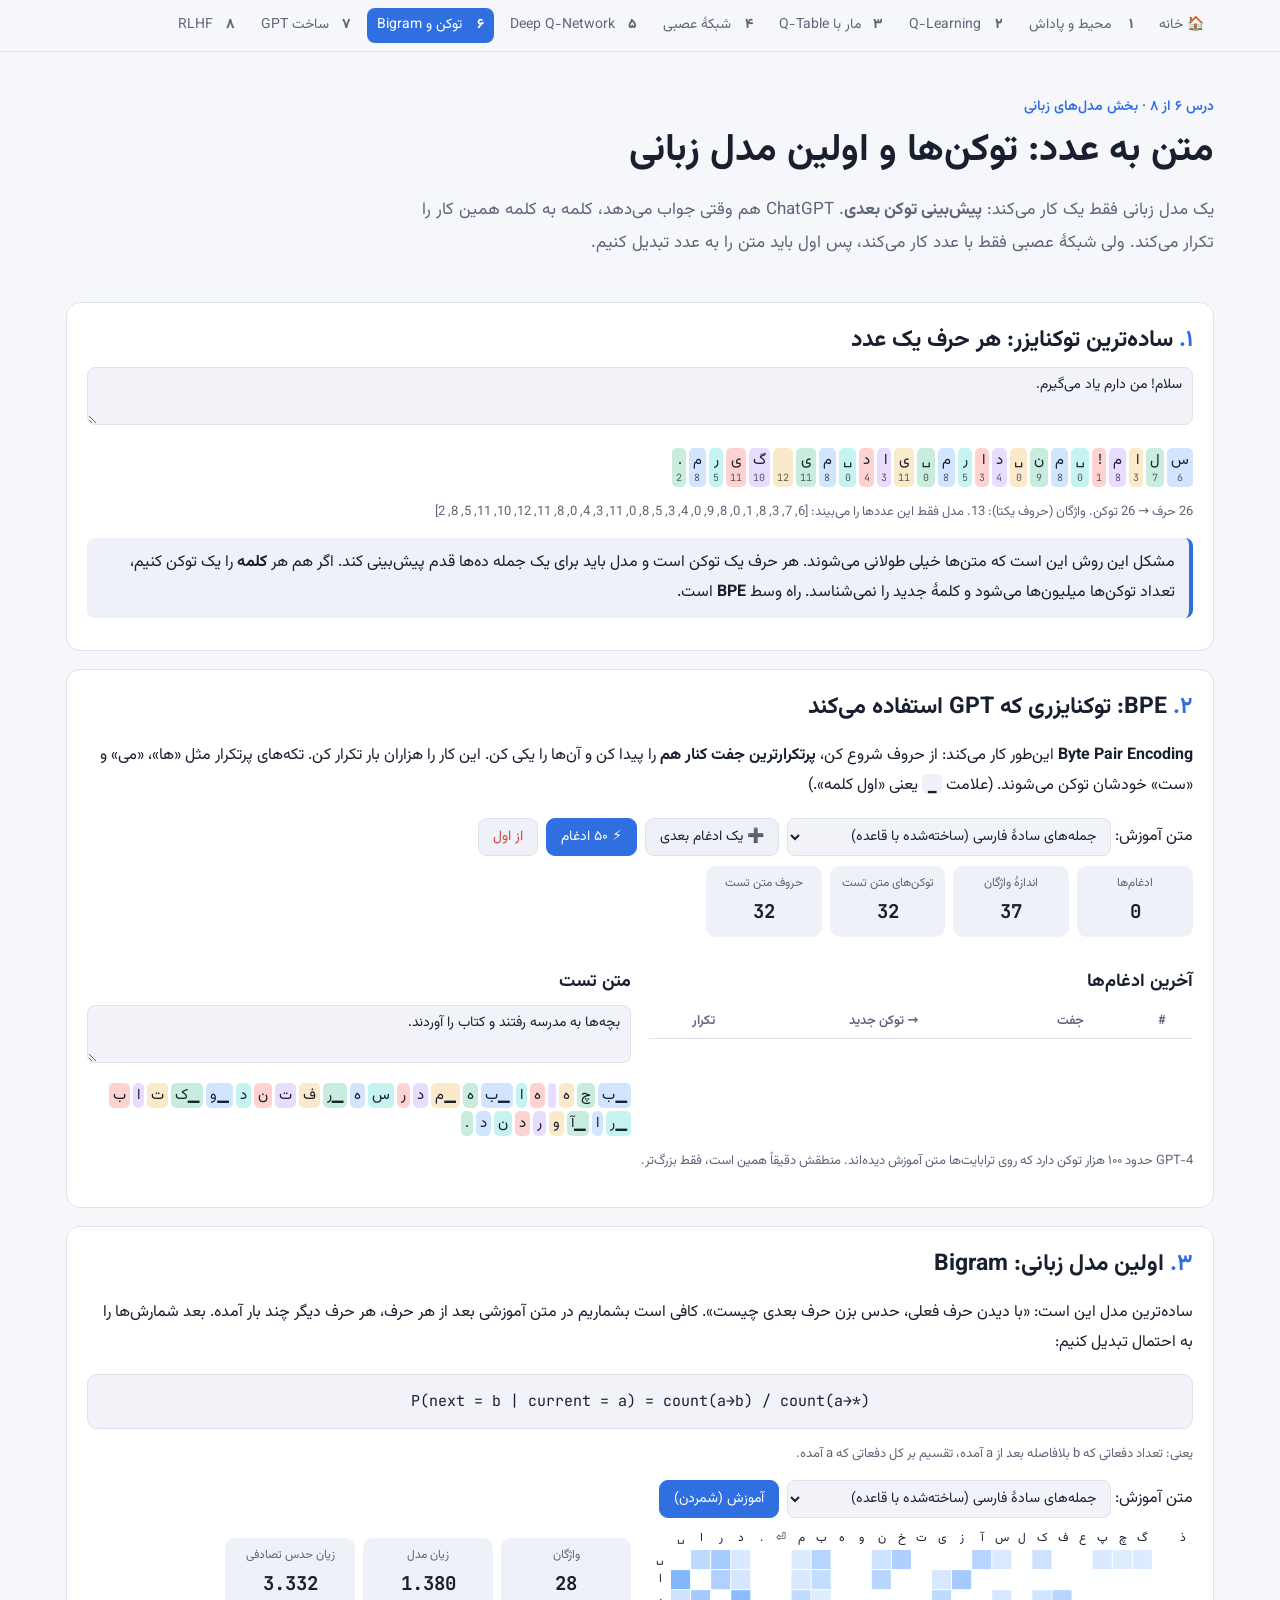
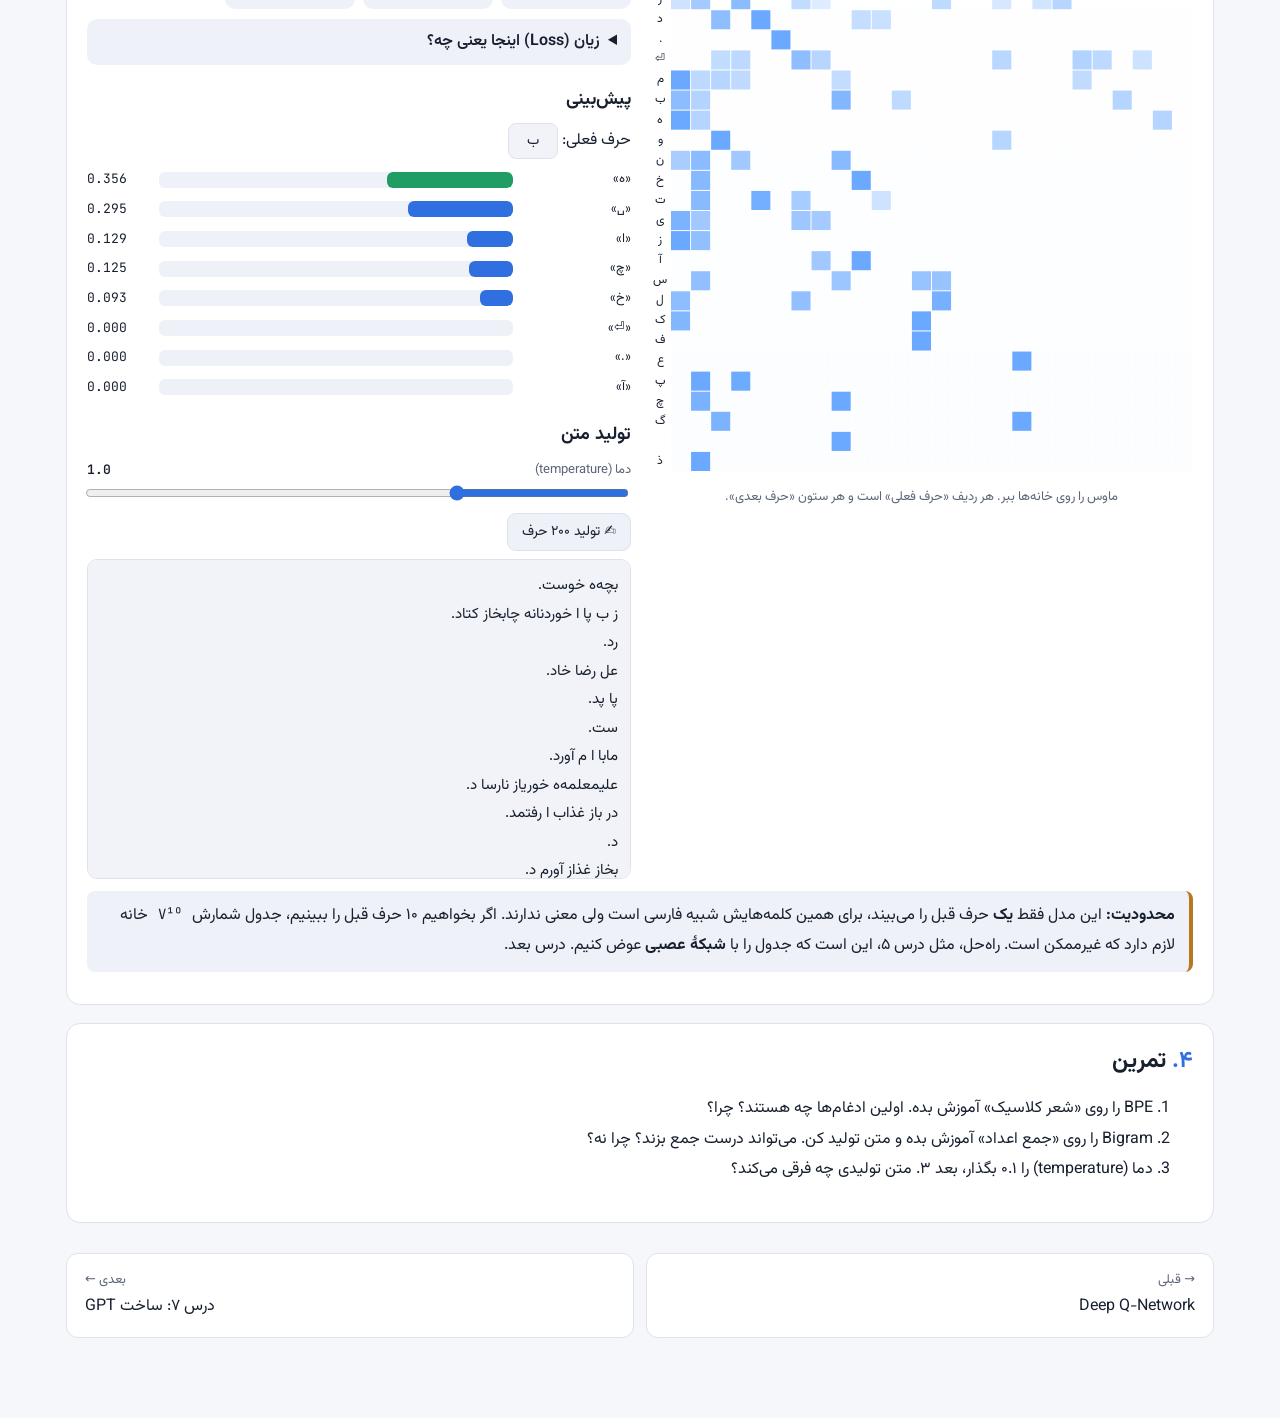
<file: site/6-tokens.html>
<!doctype html>
<html lang="fa" dir="rtl">
<head>
  <meta charset="utf-8" />
  <meta name="viewport" content="width=device-width, initial-scale=1" />
  <title>درس ۶ · توکن و Bigram</title>
  <link rel="stylesheet" href="css/style.css" />
  <style>
    #heat { width: 100%; max-width: 620px; aspect-ratio: 1; display: block; margin: 0 auto; }
    .tok:nth-child(6n+1) { background: color-mix(in srgb, #6aa9ff 30%, transparent); }
    .tok:nth-child(6n+2) { background: color-mix(in srgb, #4cc38a 30%, transparent); }
    .tok:nth-child(6n+3) { background: color-mix(in srgb, #f2b84b 30%, transparent); }
    .tok:nth-child(6n+4) { background: color-mix(in srgb, #b48cff 30%, transparent); }
    .tok:nth-child(6n+5) { background: color-mix(in srgb, #ff6b6b 30%, transparent); }
    .tok:nth-child(6n+6) { background: color-mix(in srgb, #3dd6d0 30%, transparent); }
  </style>
</head>
<body>
<main>
  <div class="hero">
    <div class="kicker">درس ۶ از ۸ · بخش مدل‌های زبانی</div>
    <h1>متن به عدد: توکن‌ها و اولین مدل زبانی</h1>
    <p class="lead">یک مدل زبانی فقط یک کار می‌کند: <b>پیش‌بینی توکن بعدی</b>. ChatGPT هم وقتی جواب می‌دهد، کلمه به کلمه همین کار را تکرار می‌کند. ولی شبکهٔ عصبی فقط با عدد کار می‌کند، پس اول باید متن را به عدد تبدیل کنیم.</p>
  </div>

  <section class="card">
    <h2><span class="step">۱.</span>ساده‌ترین توکنایزر: هر حرف یک عدد</h2>
    <textarea id="charIn" rows="2">سلام! من دارم یاد می‌گیرم.</textarea>
    <div id="charOut" class="tokens" style="margin-top:10px"></div>
    <p class="small muted" id="charInfo"></p>
    <div class="note">مشکل این روش این است که متن‌ها خیلی طولانی می‌شوند. هر حرف یک توکن است و مدل باید برای یک جمله ده‌ها قدم پیش‌بینی کند. اگر هم هر <b>کلمه</b> را یک توکن کنیم، تعداد توکن‌ها میلیون‌ها می‌شود و کلمهٔ جدید را نمی‌شناسد. راه وسط <b>BPE</b> است.</div>
  </section>

  <section class="card">
    <h2><span class="step">۲.</span>BPE: توکنایزری که GPT استفاده می‌کند</h2>
    <p><b>Byte Pair Encoding</b> این‌طور کار می‌کند: از حروف شروع کن، <b>پرتکرارترین جفت کنار هم</b> را پیدا کن و آن‌ها را یکی کن. این کار را هزاران بار تکرار کن. تکه‌های پرتکرار مثل «ها»، «می‌» و «ست» خودشان توکن می‌شوند. (علامت <code>▁</code> یعنی «اول کلمه».)</p>
    <div class="controls">
      <label>متن آموزش: <select id="bpeCorpus"></select></label>
      <button class="btn" id="bpeNext">➕ یک ادغام بعدی</button>
      <button class="btn primary" id="bpe50">⚡ ۵۰ ادغام</button>
      <button class="btn danger" id="bpeReset">از اول</button>
    </div>
    <div class="stats">
      <div class="stat"><span>ادغام‌ها</span><b id="bpeN">0</b></div>
      <div class="stat"><span>اندازهٔ واژگان</span><b id="bpeV">0</b></div>
      <div class="stat"><span>توکن‌های متن تست</span><b id="bpeT">0</b></div>
      <div class="stat"><span>حروف متن تست</span><b id="bpeC">0</b></div>
    </div>
    <div class="grid2">
      <div>
        <h3>آخرین ادغام‌ها</h3>
        <div style="max-height:260px;overflow-y:auto"><table class="log" id="merges"></table></div>
      </div>
      <div>
        <h3>متن تست</h3>
        <textarea id="bpeTest" rows="2">بچه‌ها به مدرسه رفتند و کتاب را آوردند.</textarea>
        <div id="bpeOut" class="tokens" style="margin-top:8px"></div>
      </div>
    </div>
    <p class="small muted">GPT-4 حدود ۱۰۰ هزار توکن دارد که روی ترابایت‌ها متن آموزش دیده‌اند. منطقش دقیقاً همین است، فقط بزرگ‌تر.</p>
  </section>

  <section class="card">
    <h2><span class="step">۳.</span>اولین مدل زبانی: Bigram</h2>
    <p>ساده‌ترین مدل این است: «با دیدن حرف فعلی، حدس بزن حرف بعدی چیست». کافی است بشماریم در متن آموزشی بعد از هر حرف، هر حرف دیگر چند بار آمده. بعد شمارش‌ها را به احتمال تبدیل کنیم:</p>
    <div class="formula">P(next = b | current = a) = count(a→b) / count(a→*)</div>
    <p class="small muted">یعنی: تعداد دفعاتی که b بلافاصله بعد از a آمده، تقسیم بر کل دفعاتی که a آمده.</p>
    <div class="controls">
      <label>متن آموزش: <select id="bgCorpus"></select></label>
      <button class="btn primary" id="bgTrain">آموزش (شمردن)</button>
    </div>
    <div class="grid2">
      <div>
        <canvas id="heat"></canvas>
        <p class="small muted" id="heatInfo" style="text-align:center;min-height:24px">ماوس را روی خانه‌ها ببر. هر ردیف «حرف فعلی» است و هر ستون «حرف بعدی».</p>
      </div>
      <div>
        <div class="stats">
          <div class="stat"><span>واژگان</span><b id="bgV">—</b></div>
          <div class="stat"><span>زیان مدل</span><b id="bgLoss">—</b></div>
          <div class="stat"><span>زیان حدس تصادفی</span><b id="bgRand">—</b></div>
        </div>
        <details><summary>زیان (Loss) اینجا یعنی چه؟</summary>
          <p class="small">برای هر جای متن، احتمالی که مدل به حرف <b>درست بعدی</b> داده را می‌گیریم و <code>−log</code> آن را حساب می‌کنیم. بعد میانگین می‌گیریم. اگر مدل مطمئن و درست باشد (p≈1) زیان ≈ ۰ می‌شود. حدس کاملاً تصادفی زیانی برابر <code>log(V)</code> دارد. به این زیان <b>Cross-Entropy</b> می‌گویند و GPT هم دقیقاً با همین زیان آموزش می‌بیند.</p>
        </details>
        <h3>پیش‌بینی</h3>
        <label>حرف فعلی: <input type="text" id="bgPrompt" value="ب" maxlength="1" style="width:50px;text-align:center"></label>
        <div id="bgBars" class="bars" style="margin-top:8px"></div>
        <h3>تولید متن</h3>
        <div id="tsl"></div>
        <button class="btn" id="bgGen">✍ تولید ۲۰۰ حرف</button>
        <div id="bgSample" class="samples" style="margin-top:8px"></div>
      </div>
    </div>
    <div class="note warn"><b>محدودیت:</b> این مدل فقط <b>یک</b> حرف قبل را می‌بیند، برای همین کلمه‌هایش شبیه فارسی است ولی معنی ندارند. اگر بخواهیم ۱۰ حرف قبل را ببینیم، جدول شمارش <code>V¹⁰</code> خانه لازم دارد که غیرممکن است. راه‌حل، مثل درس ۵، این است که جدول را با <b>شبکهٔ عصبی</b> عوض کنیم. درس بعد.</div>
  </section>

  <section class="card">
    <h2><span class="step">۴.</span>تمرین</h2>
    <ol>
      <li>BPE را روی «شعر کلاسیک» آموزش بده. اولین ادغام‌ها چه هستند؟ چرا؟</li>
      <li>Bigram را روی «جمع اعداد» آموزش بده و متن تولید کن. می‌تواند درست جمع بزند؟ چرا نه؟</li>
      <li>دما (temperature) را ۰.۱ بگذار، بعد ۳. متن تولیدی چه فرقی می‌کند؟</li>
    </ol>
  </section>
  <div id="pager"></div>
</main>
<script src="js/common.js"></script>
<script src="js/corpora.js"></script>
<script>
const show = (c) => (c === "\n" ? "⏎" : c === " " ? "␣" : c);

// ---------- 1. char tokenizer ----------
function charTok() {
  const s = $("#charIn").value, chars = Array.from(s);
  const vocab = Array.from(new Set(chars)).sort();
  $("#charOut").innerHTML = chars.map((c) => `<span class="tok">${show(c)}<sub>${vocab.indexOf(c)}</sub></span>`).join("");
  $("#charInfo").textContent = `${chars.length} حرف → ${chars.length} توکن. واژگان (حروف یکتا): ${vocab.length}. مدل فقط این عددها را می‌بیند: [${chars.map((c) => vocab.indexOf(c)).join(", ")}]`;
}
$("#charIn").addEventListener("input", charTok);
charTok();

// ---------- 2. BPE ----------
for (const sel of ["#bpeCorpus", "#bgCorpus"])
  $(sel).innerHTML = Object.entries(CORPORA).map(([k, v]) => `<option value="${k}">${v.name}</option>`).join("");
let words, merges, vocabSet;
function bpeInit() {
  const text = CORPORA[$("#bpeCorpus").value].make();
  const counts = new Map();
  for (const w of text.split(/\s+/).filter(Boolean)) counts.set(w, (counts.get(w) || 0) + 1);
  words = [...counts].map(([w, c]) => { const t = Array.from(w); t[0] = "▁" + t[0]; return { t, c }; });
  merges = [];
  vocabSet = new Set(words.flatMap((w) => w.t));
  bpeRender();
}
function bpeStep() {
  const pairs = new Map();
  for (const w of words) for (let i = 0; i < w.t.length - 1; i++) {
    const k = w.t[i] + "\u0000" + w.t[i + 1];
    pairs.set(k, (pairs.get(k) || 0) + w.c);
  }
  let best = null, bc = 0;
  for (const [k, c] of pairs) if (c > bc) { best = k; bc = c; }
  if (!best || bc < 2) return false;
  const [a, b] = best.split("\u0000");
  for (const w of words) {
    const nt = [];
    for (let i = 0; i < w.t.length; i++) {
      if (i < w.t.length - 1 && w.t[i] === a && w.t[i + 1] === b) { nt.push(a + b); i++; } else nt.push(w.t[i]);
    }
    w.t = nt;
  }
  merges.push({ a, b, c: bc });
  vocabSet.add(a + b);
  return true;
}
function bpeEncode(text) {
  const out = [];
  for (const w of text.split(/\s+/).filter(Boolean)) {
    let t = Array.from(w); t[0] = "▁" + t[0];
    for (const m of merges) {
      if (t.length < 2) break;
      const nt = [];
      for (let i = 0; i < t.length; i++) {
        if (i < t.length - 1 && t[i] === m.a && t[i + 1] === m.b) { nt.push(m.a + m.b); i++; } else nt.push(t[i]);
      }
      t = nt;
    }
    out.push(...t);
  }
  return out;
}
function bpeRender() {
  $("#bpeN").textContent = merges.length;
  $("#bpeV").textContent = vocabSet.size;
  $("#merges").innerHTML = `<tr><th>#</th><th>جفت</th><th>→ توکن جدید</th><th>تکرار</th></tr>` +
    merges.slice().reverse().slice(0, 40).map((m, i) => `<tr><td>${merges.length - i}</td><td><span class="tok">${m.a}</span> + <span class="tok">${m.b}</span></td><td><b>${m.a + m.b}</b></td><td>${m.c}</td></tr>`).join("");
  const test = $("#bpeTest").value, toks = bpeEncode(test);
  $("#bpeOut").innerHTML = toks.map((t) => `<span class="tok">${t}</span>`).join("");
  $("#bpeT").textContent = toks.length;
  $("#bpeC").textContent = Array.from(test.replace(/\s+/g, "")).length;
}
$("#bpeNext").onclick = () => { bpeStep(); bpeRender(); };
$("#bpe50").onclick = () => { for (let i = 0; i < 50; i++) if (!bpeStep()) break; bpeRender(); };
$("#bpeReset").onclick = bpeInit;
$("#bpeCorpus").onchange = bpeInit;
$("#bpeTest").addEventListener("input", bpeRender);
bpeInit();

// ---------- 3. bigram ----------
let bg = null;
const temp = slider("#tsl", { label: "دما (temperature)", min: 0.1, max: 3, step: 0.1, value: 1, digits: 1 });
function bgTrain() {
  const text = CORPORA[$("#bgCorpus").value].make();
  const chars = Array.from(text), vocab = Array.from(new Set(chars)).sort(), V = vocab.length;
  const idx = new Map(vocab.map((c, i) => [c, i]));
  const N = Array.from({ length: V }, () => new Float64Array(V));
  for (let i = 0; i < chars.length - 1; i++) N[idx.get(chars[i])][idx.get(chars[i + 1])]++;
  const P = N.map((row) => { const s = row.reduce((a, b) => a + b, 0) + V * 0.01; return Array.from(row, (v) => (v + 0.01) / s); });
  let nll = 0;
  for (let i = 0; i < chars.length - 1; i++) nll -= Math.log(P[idx.get(chars[i])][idx.get(chars[i + 1])]);
  const freq = vocab.map((c, i) => [i, N[i].reduce((a, b) => a + b, 0)]).sort((a, b) => b[1] - a[1]);
  bg = { vocab, idx, N, P, V, top: freq.slice(0, Math.min(26, V)).map((f) => f[0]) };
  $("#bgV").textContent = V;
  $("#bgLoss").textContent = (nll / (chars.length - 1)).toFixed(3);
  $("#bgRand").textContent = Math.log(V).toFixed(3);
  if (!idx.has($("#bgPrompt").value)) $("#bgPrompt").value = vocab[bg.top[0]];
  drawHeat(); predict(); generate();
}
function drawHeat(hi) {
  if (!bg) return;
  const cv = $("#heat"), { ctx, w } = fitCanvas(cv, cv.clientWidth);
  const K = bg.top.length, pad = 22, cs = (w - pad) / K;
  ctx.clearRect(0, 0, w, w);
  ctx.font = `${Math.min(14, cs * 0.6)}px Vazirmatn, Tahoma, sans-serif`; ctx.textAlign = "center"; ctx.textBaseline = "middle";
  bg.top.forEach((a, r) => {
    bg.top.forEach((b, c) => {
      const p = bg.P[a][b];
      ctx.fillStyle = `rgba(106,169,255,${Math.min(1, Math.sqrt(p) * 1.4)})`;
      ctx.fillRect(pad + c * cs, pad + r * cs, cs - 1, cs - 1);
      if (hi && hi.r === r && hi.c === c) { ctx.strokeStyle = cssVar("--warn"); ctx.lineWidth = 2; ctx.strokeRect(pad + c * cs, pad + r * cs, cs - 1, cs - 1); }
    });
    ctx.fillStyle = cssVar("--text");
    ctx.fillText(show(bg.vocab[a]), pad / 2, pad + r * cs + cs / 2);
    ctx.fillText(show(bg.vocab[a]), pad + r * cs + cs / 2, pad / 2);
  });
}
$("#heat").addEventListener("mousemove", (e) => {
  if (!bg) return;
  const rect = $("#heat").getBoundingClientRect(), K = bg.top.length, pad = 22, cs = (rect.width - pad) / K;
  const c = Math.floor((e.clientX - rect.left - pad) / cs), r = Math.floor((e.clientY - rect.top - pad) / cs);
  if (r < 0 || c < 0 || r >= K || c >= K) return;
  const a = bg.top[r], b = bg.top[c];
  $("#heatInfo").innerHTML = `P( «${show(bg.vocab[b])}» بعد از «${show(bg.vocab[a])}» ) = <b class="mono">${bg.P[a][b].toFixed(3)}</b> &nbsp; (${bg.N[a][b]} بار در متن)`;
  drawHeat({ r, c });
});
function predict() {
  if (!bg) return;
  const ch = $("#bgPrompt").value;
  if (!bg.idx.has(ch)) { $("#bgBars").innerHTML = `<span class="muted small">این حرف در متن آموزشی نبود.</span>`; return; }
  const row = bg.P[bg.idx.get(ch)];
  const top = row.map((p, i) => [i, p]).sort((a, b) => b[1] - a[1]).slice(0, 8);
  renderBars($("#bgBars"), top.map(([i, p]) => ({ label: `«${show(bg.vocab[i])}»`, value: p })), { digits: 3, max: 1, highlight: 0 });
}
function generate() {
  if (!bg) return;
  let cur = bg.idx.get($("#bgPrompt").value) ?? bg.top[0], out = bg.vocab[cur];
  for (let i = 0; i < 200; i++) {
    const row = bg.P[cur].map((p) => Math.pow(p, 1 / temp.value)), s = row.reduce((a, b) => a + b, 0);
    let r = Math.random() * s, j = 0;
    while (j < row.length - 1 && (r -= row[j]) > 0) j++;
    cur = j; out += bg.vocab[j];
  }
  $("#bgSample").textContent = out;
}
$("#bgTrain").onclick = bgTrain;
$("#bgCorpus").onchange = bgTrain;
$("#bgPrompt").addEventListener("input", predict);
$("#bgGen").onclick = generate;
bgTrain();
window.addEventListener("resize", () => drawHeat());
</script>
</body>
</html>
</file>
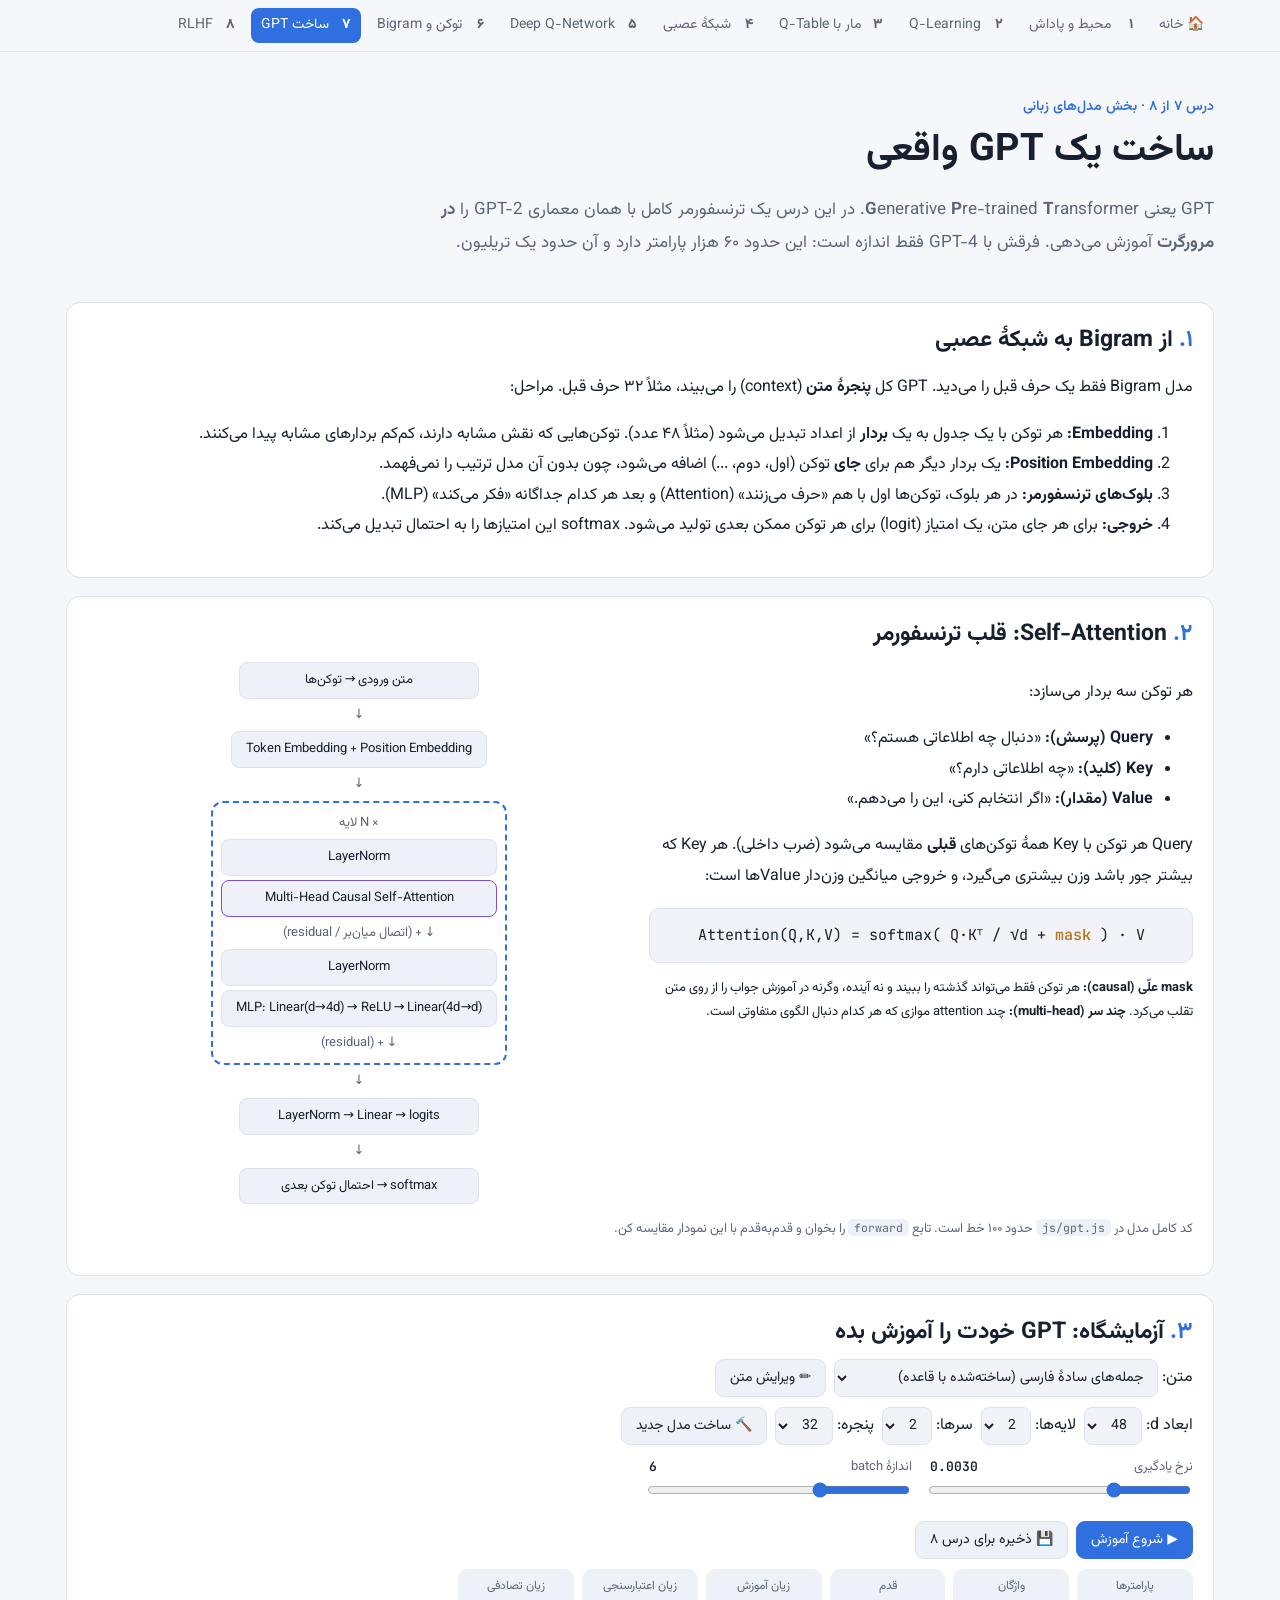
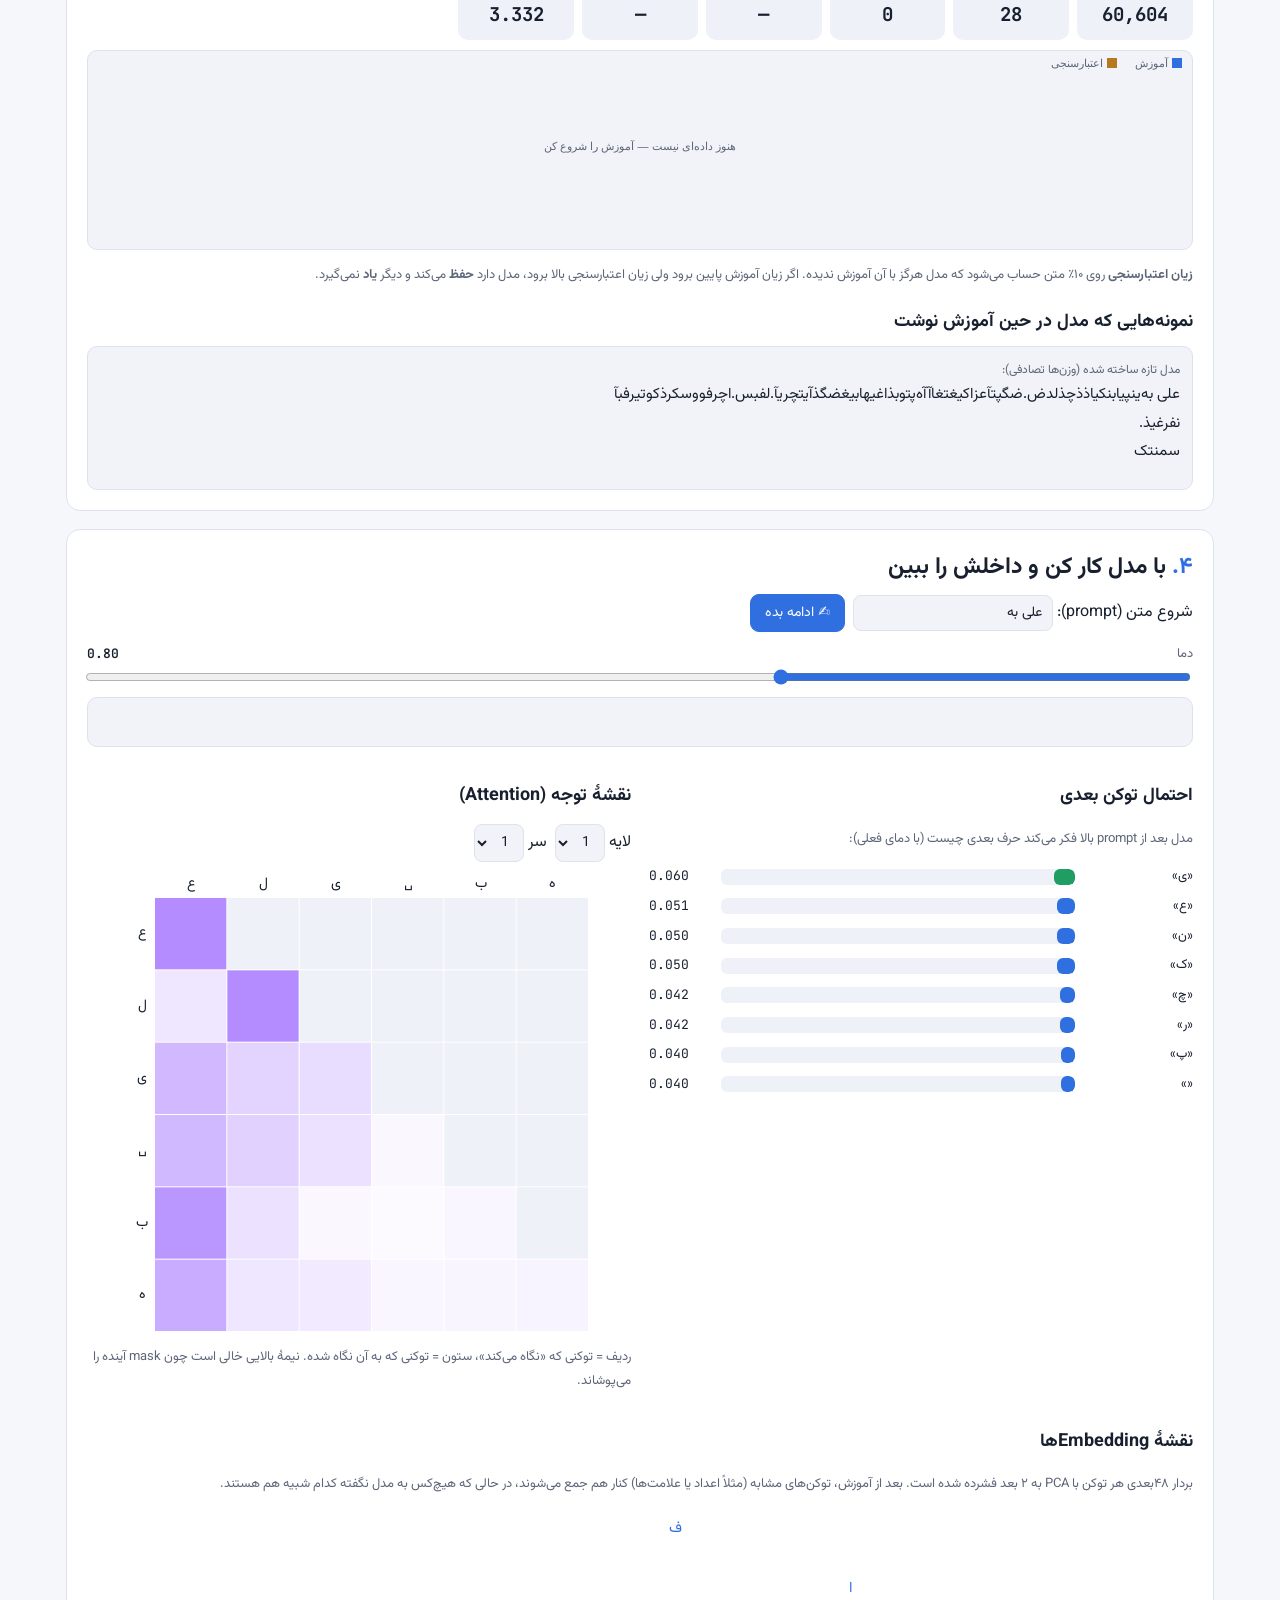
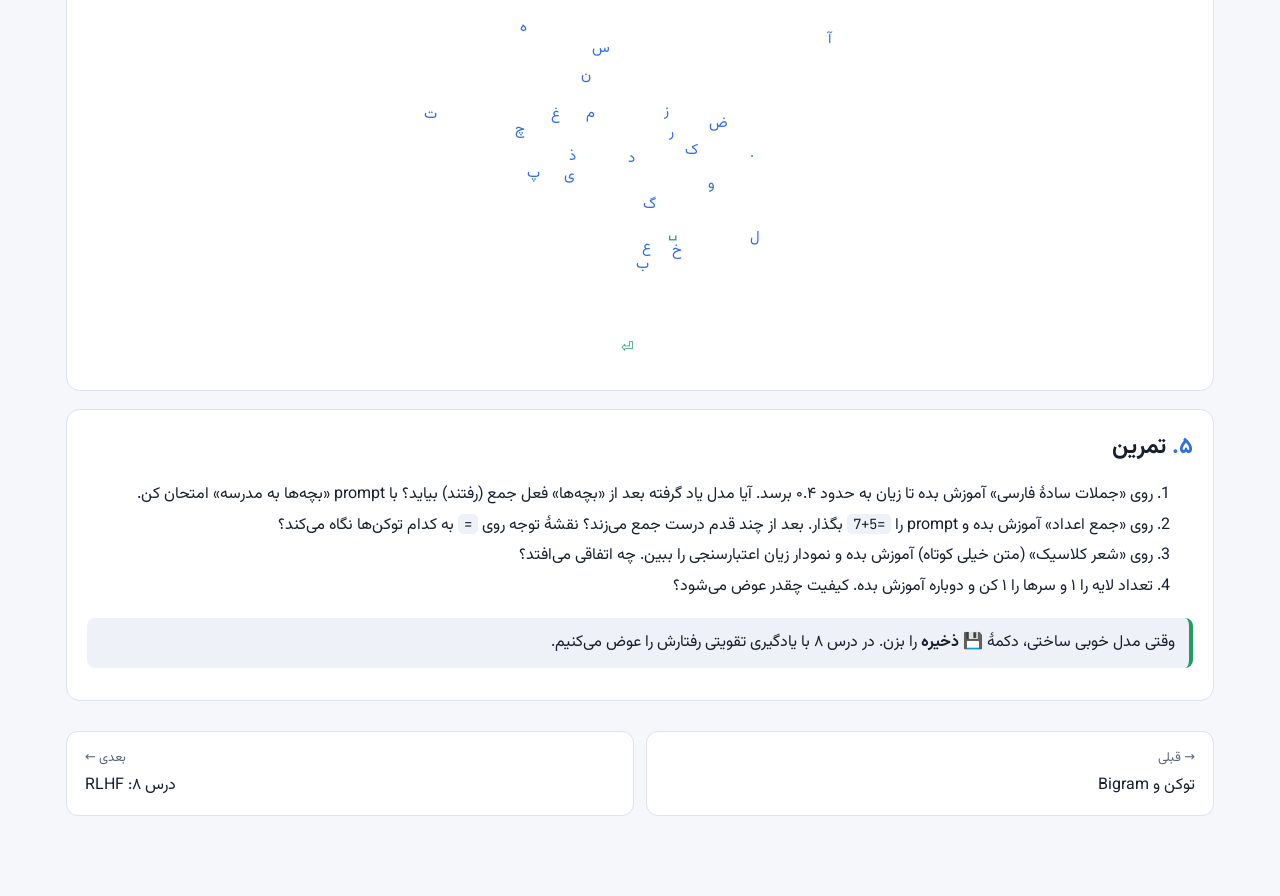
<file: site/7-gpt.html>
<!doctype html>
<html lang="fa" dir="rtl">
<head>
  <meta charset="utf-8" />
  <meta name="viewport" content="width=device-width, initial-scale=1" />
  <title>درس ۷ · ساخت GPT</title>
  <link rel="stylesheet" href="css/style.css" />
  <style>
    #att, #emb { width: 100%; aspect-ratio: 1; max-width: 460px; display: block; margin: 0 auto; }
    .arch { display: flex; flex-direction: column; align-items: center; gap: 4px; font-size: 13px; }
    .arch div { background: var(--panel2); border: 1px solid var(--border); border-radius: 8px; padding: 5px 14px; min-width: 240px; text-align: center; }
    .arch .blk { border: 2px dashed var(--accent); border-radius: 12px; padding: 8px; display: flex; flex-direction: column; gap: 4px; background: transparent; }
    .arch .att { border-color: var(--accent2); }
    .arch .ar { background: none; border: none; padding: 0; min-width: 0; color: var(--muted); }
  </style>
</head>
<body>
<main>
  <div class="hero">
    <div class="kicker">درس ۷ از ۸ · بخش مدل‌های زبانی</div>
    <h1>ساخت یک GPT واقعی</h1>
    <p class="lead">GPT یعنی <b>G</b>enerative <b>P</b>re-trained <b>T</b>ransformer. در این درس یک ترنسفورمر کامل با همان معماری GPT-2 را <b>در مرورگرت</b> آموزش می‌دهی. فرقش با GPT-4 فقط اندازه است: این حدود ۶۰ هزار پارامتر دارد و آن حدود یک تریلیون.</p>
  </div>

  <section class="card">
    <h2><span class="step">۱.</span>از Bigram به شبکهٔ عصبی</h2>
    <p>مدل Bigram فقط یک حرف قبل را می‌دید. GPT کل <b>پنجرهٔ متن</b> (context) را می‌بیند، مثلاً ۳۲ حرف قبل. مراحل:</p>
    <ol>
      <li><b>Embedding:</b> هر توکن با یک جدول به یک <b>بردار</b> از اعداد تبدیل می‌شود (مثلاً ۴۸ عدد). توکن‌هایی که نقش مشابه دارند، کم‌کم بردارهای مشابه پیدا می‌کنند.</li>
      <li><b>Position Embedding:</b> یک بردار دیگر هم برای <b>جای</b> توکن (اول، دوم، ...) اضافه می‌شود، چون بدون آن مدل ترتیب را نمی‌فهمد.</li>
      <li><b>بلوک‌های ترنسفورمر:</b> در هر بلوک، توکن‌ها اول با هم «حرف می‌زنند» (Attention) و بعد هر کدام جداگانه «فکر می‌کند» (MLP).</li>
      <li><b>خروجی:</b> برای هر جای متن، یک امتیاز (logit) برای هر توکن ممکن بعدی تولید می‌شود. softmax این امتیازها را به احتمال تبدیل می‌کند.</li>
    </ol>
  </section>

  <section class="card">
    <h2><span class="step">۲.</span>Self-Attention: قلب ترنسفورمر</h2>
    <div class="grid2">
      <div>
        <p>هر توکن سه بردار می‌سازد:</p>
        <ul>
          <li><b>Query (پرسش):</b> «دنبال چه اطلاعاتی هستم؟»</li>
          <li><b>Key (کلید):</b> «چه اطلاعاتی دارم؟»</li>
          <li><b>Value (مقدار):</b> «اگر انتخابم کنی، این را می‌دهم.»</li>
        </ul>
        <p>Query هر توکن با Key همهٔ توکن‌های <b>قبلی</b> مقایسه می‌شود (ضرب داخلی). هر Key که بیشتر جور باشد وزن بیشتری می‌گیرد، و خروجی میانگین وزن‌دار Valueها است:</p>
        <div class="formula">Attention(Q,K,V) = softmax( Q·Kᵀ / √d + <span class="hl2">mask</span> ) · V</div>
        <p class="small"><b>mask علّی (causal):</b> هر توکن فقط می‌تواند گذشته را ببیند و نه آینده، وگرنه در آموزش جواب را از روی متن تقلب می‌کرد. <b>چند سر (multi-head):</b> چند attention موازی که هر کدام دنبال الگوی متفاوتی است.</p>
      </div>
      <div class="arch">
        <div>متن ورودی → توکن‌ها</div><div class="ar">↓</div>
        <div>Token Embedding + Position Embedding</div><div class="ar">↓</div>
        <div class="blk"><span class="muted small">× N لایه</span>
          <div>LayerNorm</div><div class="att">Multi-Head Causal Self-Attention</div><div class="ar">↓ + (اتصال میان‌بر / residual)</div>
          <div>LayerNorm</div><div>MLP: Linear(d→4d) → ReLU → Linear(4d→d)</div><div class="ar">↓ + (residual)</div>
        </div><div class="ar">↓</div>
        <div>LayerNorm → Linear → logits</div><div class="ar">↓</div>
        <div>softmax → احتمال توکن بعدی</div>
      </div>
    </div>
    <p class="small muted">کد کامل مدل در <code>js/gpt.js</code> حدود ۱۰۰ خط است. تابع <code>forward</code> را بخوان و قدم‌به‌قدم با این نمودار مقایسه کن.</p>
  </section>

  <section class="card">
    <h2><span class="step">۳.</span>آزمایشگاه: GPT خودت را آموزش بده</h2>
    <div class="controls">
      <label>متن: <select id="corpus"></select></label>
      <button class="btn" id="editCorpus">✏ ویرایش متن</button>
    </div>
    <textarea id="corpusText" rows="6" style="display:none" placeholder="متن خودت را اینجا بنویس یا paste کن (حداقل چند صد حرف)"></textarea>
    <div class="controls">
      <label>ابعاد d: <select id="cd"><option>32</option><option selected>48</option><option>64</option></select></label>
      <label>لایه‌ها: <select id="cl"><option>1</option><option selected>2</option><option>3</option></select></label>
      <label>سرها: <select id="ch"><option>1</option><option selected>2</option><option>4</option></select></label>
      <label>پنجره: <select id="cb"><option>16</option><option selected>32</option><option>48</option></select></label>
      <button class="btn" id="build">🔨 ساخت مدل جدید</button>
    </div>
    <div class="sliders" id="sl"></div>
    <div class="controls">
      <button class="btn primary" id="trainBtn">▶ شروع آموزش</button>
      <button class="btn" id="saveBtn">💾 ذخیره برای درس ۸</button>
      <span id="saveMsg" class="small muted"></span>
    </div>
    <div class="stats">
      <div class="stat"><span>پارامترها</span><b id="nParams">—</b></div>
      <div class="stat"><span>واژگان</span><b id="nVocab">—</b></div>
      <div class="stat"><span>قدم</span><b id="nStep">0</b></div>
      <div class="stat"><span>زیان آموزش</span><b id="trLoss">—</b></div>
      <div class="stat"><span>زیان اعتبارسنجی</span><b id="vaLoss">—</b></div>
      <div class="stat"><span>زیان تصادفی</span><b id="rndLoss">—</b></div>
    </div>
    <canvas id="chart" class="chart"></canvas>
    <p class="small muted"><b>زیان اعتبارسنجی</b> روی ۱۰٪ متن حساب می‌شود که مدل هرگز با آن آموزش ندیده. اگر زیان آموزش پایین برود ولی زیان اعتبارسنجی بالا برود، مدل دارد <b>حفظ</b> می‌کند و دیگر <b>یاد</b> نمی‌گیرد.</p>
    <h3>نمونه‌هایی که مدل در حین آموزش نوشت</h3>
    <div id="samples" class="samples"></div>
  </section>

  <section class="card">
    <h2><span class="step">۴.</span>با مدل کار کن و داخلش را ببین</h2>
    <div class="controls">
      <label>شروع متن (prompt): <input type="text" id="prompt" value="علی به" style="width:200px"></label>
      <button class="btn primary" id="genBtn">✍ ادامه بده</button>
    </div>
    <div id="tsl"></div>
    <div id="genOut" class="samples" style="min-height:50px"></div>
    <div class="grid2" style="margin-top:14px">
      <div>
        <h3>احتمال توکن بعدی</h3>
        <p class="small muted">مدل بعد از prompt بالا فکر می‌کند حرف بعدی چیست (با دمای فعلی):</p>
        <div id="nextBars" class="bars"></div>
      </div>
      <div>
        <h3>نقشهٔ توجه (Attention)</h3>
        <div class="controls"><label>لایه <select id="attL"></select></label><label>سر <select id="attH"></select></label></div>
        <canvas id="att"></canvas>
        <p class="small muted">ردیف = توکنی که «نگاه می‌کند»، ستون = توکنی که به آن نگاه شده. نیمهٔ بالایی خالی است چون mask آینده را می‌پوشاند.</p>
      </div>
    </div>
    <h3>نقشهٔ Embeddingها</h3>
    <p class="small muted">بردار ۴۸‌بعدی هر توکن با PCA به ۲ بعد فشرده شده است. بعد از آموزش، توکن‌های مشابه (مثلاً اعداد یا علامت‌ها) کنار هم جمع می‌شوند، در حالی که هیچ‌کس به مدل نگفته کدام شبیه هم هستند.</p>
    <canvas id="emb"></canvas>
  </section>

  <section class="card">
    <h2><span class="step">۵.</span>تمرین</h2>
    <ol>
      <li>روی «جملات سادهٔ فارسی» آموزش بده تا زیان به حدود ۰.۴ برسد. آیا مدل یاد گرفته بعد از «بچه‌ها» فعل جمع (رفتند) بیاید؟ با prompt «بچه‌ها به مدرسه» امتحان کن.</li>
      <li>روی «جمع اعداد» آموزش بده و prompt را <code>7+5=</code> بگذار. بعد از چند قدم درست جمع می‌زند؟ نقشهٔ توجه روی <code>=</code> به کدام توکن‌ها نگاه می‌کند؟</li>
      <li>روی «شعر کلاسیک» (متن خیلی کوتاه) آموزش بده و نمودار زیان اعتبارسنجی را ببین. چه اتفاقی می‌افتد؟</li>
      <li>تعداد لایه را ۱ و سرها را ۱ کن و دوباره آموزش بده. کیفیت چقدر عوض می‌شود؟</li>
    </ol>
    <div class="note good">وقتی مدل خوبی ساختی، دکمهٔ <b>💾 ذخیره</b> را بزن. در درس ۸ با یادگیری تقویتی رفتارش را عوض می‌کنیم.</div>
  </section>
  <div id="pager"></div>
</main>
<script src="js/common.js"></script>
<script src="js/tensor.js"></script>
<script src="js/gpt.js"></script>
<script src="js/corpora.js"></script>
<script>
$("#corpus").innerHTML = Object.entries(CORPORA).map(([k, v]) => `<option value="${k}">${v.name}</option>`).join("") + `<option value="custom">متن خودم</option>`;
const sl = {
  lr: slider("#sl", { label: "نرخ یادگیری", min: 0.0003, max: 0.01, step: 0.0001, value: 0.003, digits: 4 }),
  batch: slider("#sl", { label: "اندازهٔ batch", min: 1, max: 16, step: 1, value: 6, digits: 0 }),
};
const temp = slider("#tsl", { label: "دما", min: 0.1, max: 2, step: 0.05, value: 0.8, onChange: () => updateInspect() });
const chart = new LineChart($("#chart"), {
  series: [{ label: "آموزش", color: cssVar("--accent"), digits: 3 }, { label: "اعتبارسنجی", color: cssVar("--warn"), digits: 3 }], window: 20,
});

let text, tok, model, opt, trainIds, valIds, step = 0, training = false, corpusKey;

function loadCorpus() {
  corpusKey = $("#corpus").value;
  if (corpusKey === "custom") { $("#corpusText").style.display = "block"; text = $("#corpusText").value; }
  else { text = CORPORA[corpusKey].make(); $("#corpusText").value = text; }
  const defaults = { fa: "علی به", math: "7+5=", en: "the cat", poems: "توانا بود" };
  if (defaults[corpusKey]) $("#prompt").value = defaults[corpusKey];
}

function build() {
  training = false; $("#trainBtn").textContent = "▶ شروع آموزش";
  text = $("#corpusText").value || text;
  if (Array.from(text).length < 100) { alert("متن خیلی کوتاه است (حداقل ۱۰۰ حرف)."); return; }
  tok = new CharTokenizer(text);
  const ids = tok.encode(text), split = Math.floor(ids.length * 0.9);
  trainIds = ids.slice(0, split); valIds = ids.slice(split);
  const heads = Number($("#ch").value), d = Number($("#cd").value);
  model = new TinyGPT({ vocab: tok.size, block: Number($("#cb").value), d, heads, layers: Number($("#cl").value) });
  opt = new Adam(model.params(), sl.lr.value);
  step = 0; chart.clear();
  $("#samples").innerHTML = "";
  $("#nParams").textContent = countParams(model.params()).toLocaleString("en");
  $("#nVocab").textContent = tok.size;
  $("#rndLoss").textContent = Math.log(tok.size).toFixed(3);
  $("#trLoss").textContent = "—"; $("#vaLoss").textContent = "—"; $("#nStep").textContent = 0;
  $("#attL").innerHTML = model.layers.map((_, i) => `<option value="${i}">${i + 1}</option>`).join("");
  $("#attH").innerHTML = Array.from({ length: heads }, (_, i) => `<option value="${i}">${i + 1}</option>`).join("");
  addSample("مدل تازه ساخته شده (وزن‌ها تصادفی):");
  updateInspect();
}

function batchLoss(ids, B, learn) {
  const T = model.block;
  let L = 0;
  for (let b = 0; b < B; b++) {
    const i = Math.floor(Math.random() * Math.max(1, ids.length - T - 1));
    const x = ids.slice(i, i + T), y = ids.slice(i + 1, i + T + 1);
    if (!learn) G.noGrad = true;
    const loss = G.crossEntropy(model.forward(x), y);
    G.noGrad = false;
    if (learn) loss.backward(1 / B);
    L += loss.item() / B;
  }
  return L;
}

function trainStep() {
  opt.lr = sl.lr.value;
  opt.zeroGrad();
  const L = batchLoss(trainIds, sl.batch.value, true);
  opt.step(1);
  step++;
  chart.push(0, L);
  $("#trLoss").textContent = L.toFixed(3);
  if (step % 25 === 0 && valIds.length > model.block + 2) {
    const v = batchLoss(valIds, 4, false);
    $("#vaLoss").textContent = v.toFixed(3);
    const s = chart.series[1].data, missing = chart.series[0].data.length - s.length;
    for (let k = 0; k < missing; k++) s.push(v);
  }
  if (step % 100 === 0) addSample(`قدم ${step}:`);
  $("#nStep").textContent = step;
}

function addSample(label) {
  const start = tok.encode($("#prompt").value);
  const outIds = model.generate(start.length ? start : [0], 100, temp.value);
  const div = document.createElement("div");
  div.innerHTML = `<span class="meta">${label}</span>`;
  div.appendChild(document.createTextNode(tok.decode(outIds)));
  div.style.marginBottom = "10px";
  $("#samples").prepend(div);
}

function loop() {
  if (training) {
    const t0 = performance.now();
    do trainStep(); while (performance.now() - t0 < 40);
    chart.draw();
    if (step % 10 < 3) updateInspect();
  }
  requestAnimationFrame(loop);
}

// ---------- inspection ----------
function updateInspect() {
  if (!model) return;
  const ids = tok.encode($("#prompt").value).slice(-model.block);
  if (!ids.length) return;
  const probs = model.nextProbs(ids, temp.value);
  const top = probs.map((p, i) => [i, p]).sort((a, b) => b[1] - a[1]).slice(0, 8);
  const sh = (c) => (c === "\n" ? "⏎" : c === " " ? "␣" : c);
  renderBars($("#nextBars"), top.map(([i, p]) => ({ label: `«${sh(tok.chars[i])}»`, value: p })), { digits: 3, max: 1, highlight: 0 });
  // attention map
  const trace = {};
  G.noGrad = true; model.forward(ids, trace); G.noGrad = false;
  const A = trace.att[Number($("#attL").value) || 0][Number($("#attH").value) || 0];
  const cv = $("#att"), { ctx, w } = fitCanvas(cv, cv.clientWidth);
  const T = ids.length, pad = 26, cs = (w - pad) / T;
  ctx.clearRect(0, 0, w, w);
  ctx.font = `${Math.min(14, cs * 0.8)}px Vazirmatn, Tahoma, sans-serif`; ctx.textAlign = "center"; ctx.textBaseline = "middle";
  for (let i = 0; i < T; i++) {
    for (let j = 0; j < T; j++) {
      const v = A.data[i * T + j];
      ctx.fillStyle = j > i ? cssVar("--panel2") : `rgba(180,140,255,${Math.min(1, v * 1.2 + 0.03)})`;
      ctx.fillRect(pad + j * cs, pad + i * cs, cs - 1, cs - 1);
    }
    ctx.fillStyle = cssVar("--text");
    ctx.fillText(sh(tok.chars[ids[i]]), pad / 2, pad + i * cs + cs / 2);
    ctx.fillText(sh(tok.chars[ids[i]]), pad + i * cs + cs / 2, pad / 2);
  }
  drawEmbeddings();
}

function drawEmbeddings() {
  const E = model.tokEmb, V = E.rows, d = E.cols;
  const mean = new Float64Array(d);
  for (let i = 0; i < V; i++) for (let j = 0; j < d; j++) mean[j] += E.data[i * d + j] / V;
  const X = Array.from({ length: V }, (_, i) => Array.from({ length: d }, (_, j) => E.data[i * d + j] - mean[j]));
  const pcs = [];
  for (let k = 0; k < 2; k++) { // power iteration on XᵀX
    let v = Array.from({ length: d }, () => Math.random() - 0.5);
    for (let it = 0; it < 60; it++) {
      const Xv = X.map((r) => r.reduce((s, x, j) => s + x * v[j], 0));
      let nv = Array.from({ length: d }, (_, j) => X.reduce((s, r, i) => s + r[j] * Xv[i], 0));
      for (const p of pcs) { const dot = nv.reduce((s, x, j) => s + x * p[j], 0); nv = nv.map((x, j) => x - dot * p[j]); }
      const n = Math.hypot(...nv) || 1;
      v = nv.map((x) => x / n);
    }
    pcs.push(v);
  }
  const P = X.map((r) => pcs.map((p) => r.reduce((s, x, j) => s + x * p[j], 0)));
  const cv = $("#emb"), { ctx, w, h } = fitCanvas(cv, cv.clientWidth);
  ctx.clearRect(0, 0, w, h);
  const xs = P.map((p) => p[0]), ys = P.map((p) => p[1]);
  const [x0, x1, y0, y1] = [Math.min(...xs), Math.max(...xs), Math.min(...ys), Math.max(...ys)];
  ctx.font = "15px Vazirmatn, Tahoma, sans-serif"; ctx.textAlign = "center"; ctx.textBaseline = "middle";
  const sh = (c) => (c === "\n" ? "⏎" : c === " " ? "␣" : c);
  P.forEach((p, i) => {
    const x = 20 + ((p[0] - x0) / ((x1 - x0) || 1)) * (w - 40), y = 20 + ((p[1] - y0) / ((y1 - y0) || 1)) * (h - 40);
    const c = tok.chars[i];
    ctx.fillStyle = /\d/.test(c) ? cssVar("--warn") : /[\s.,!?+=\n،]/.test(c) ? cssVar("--good") : cssVar("--accent");
    ctx.fillText(sh(c), x, y);
  });
}

$("#corpus").onchange = () => { loadCorpus(); build(); };
$("#editCorpus").onclick = () => { $("#corpusText").style.display = $("#corpusText").style.display === "none" ? "block" : "none"; };
$("#corpusText").addEventListener("change", () => { text = $("#corpusText").value; });
$("#build").onclick = build;
$("#trainBtn").onclick = () => { training = !training; $("#trainBtn").textContent = training ? "⏸ توقف" : "▶ ادامهٔ آموزش"; if (!training) updateInspect(); };
$("#genBtn").onclick = () => {
  const ids = tok.encode($("#prompt").value);
  $("#genOut").textContent = tok.decode(model.generate(ids.length ? ids : [0], 200, temp.value));
  updateInspect();
};
$("#prompt").addEventListener("input", updateInspect);
$("#attL").onchange = updateInspect; $("#attH").onchange = updateInspect;
$("#saveBtn").onclick = () => {
  try {
    localStorage.setItem("tinygpt", gptToJSON(model, tok, { corpus: corpusKey, step, loss: chart.series[0].data.slice(-20).reduce((a, b) => a + b, 0) / Math.min(20, chart.series[0].data.length || 1) }));
    $("#saveMsg").textContent = `✅ مدل بعد از ${step} قدم ذخیره شد. حالا به درس ۸ برو.`;
  } catch (e) { $("#saveMsg").textContent = "❌ ذخیره نشد: " + e.message; }
};

loadCorpus(); build(); loop();
window.addEventListener("resize", updateInspect);
</script>
</body>
</html>
</file>
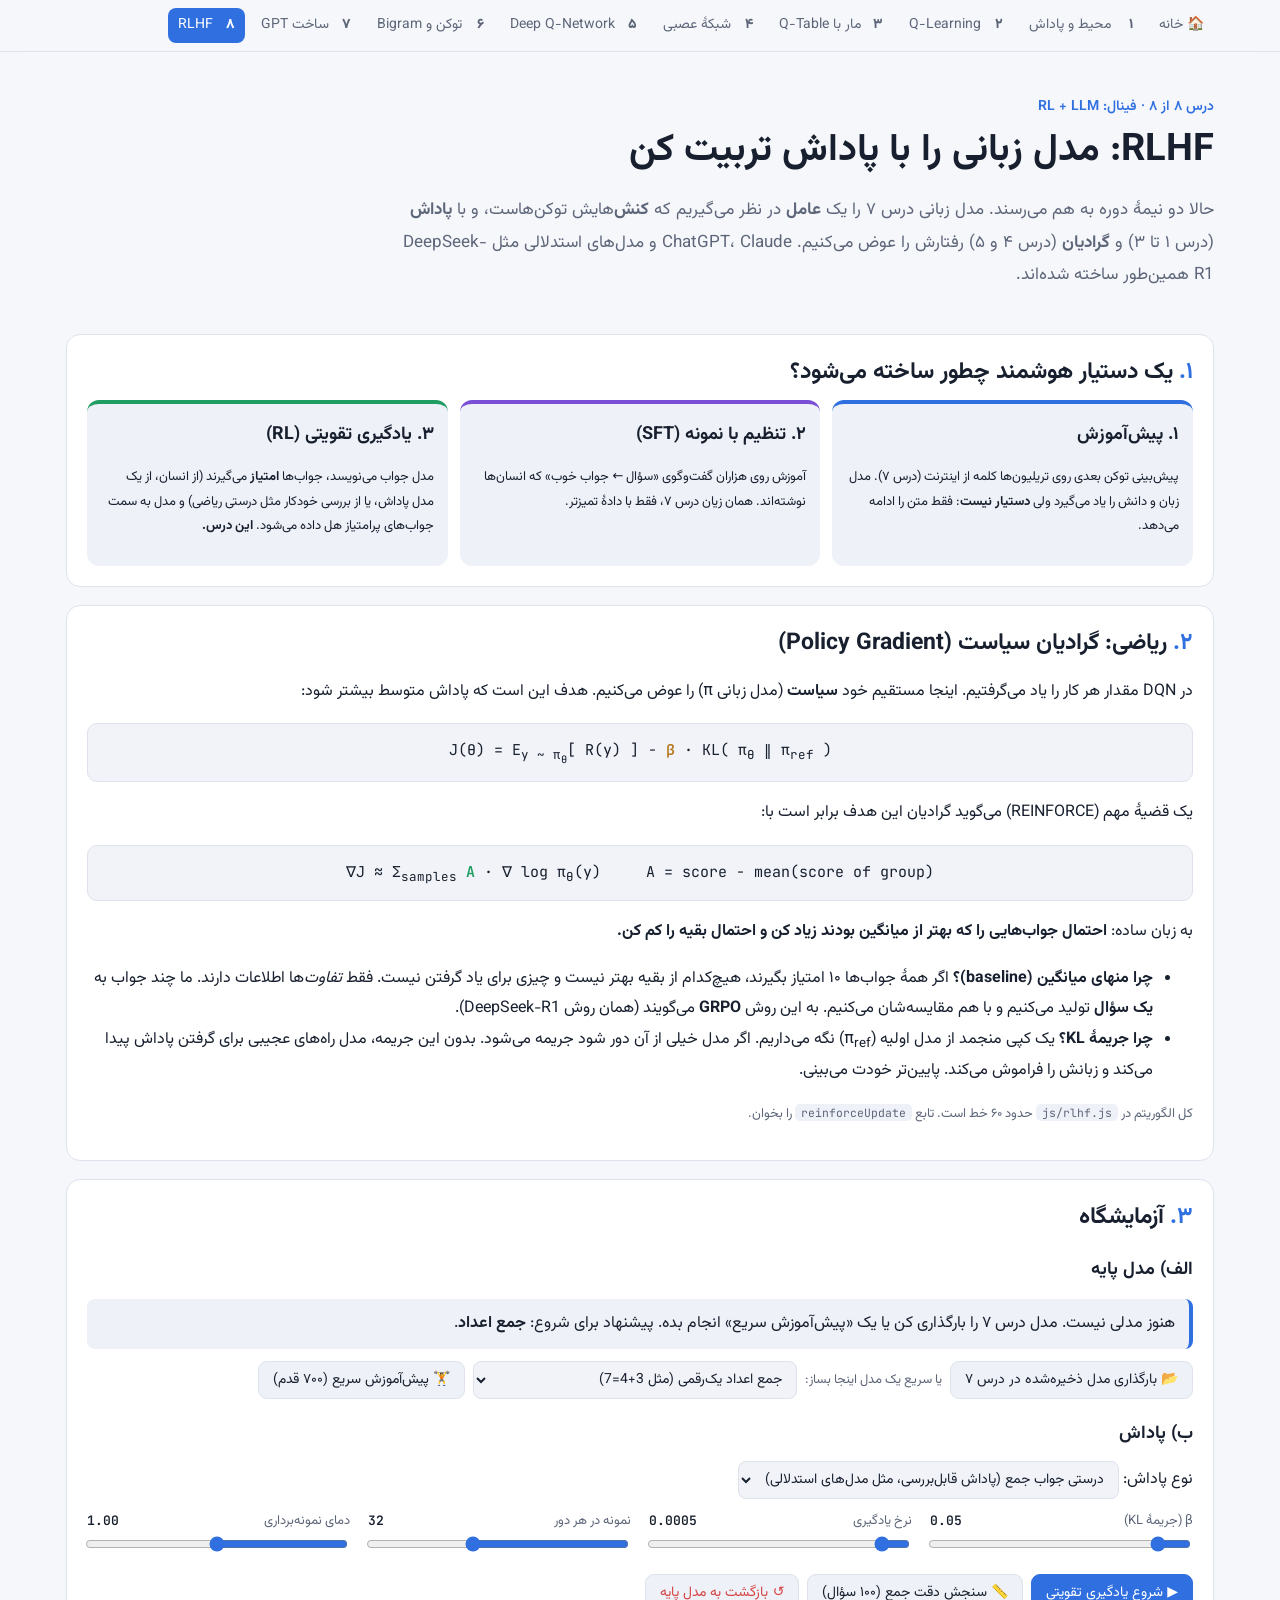
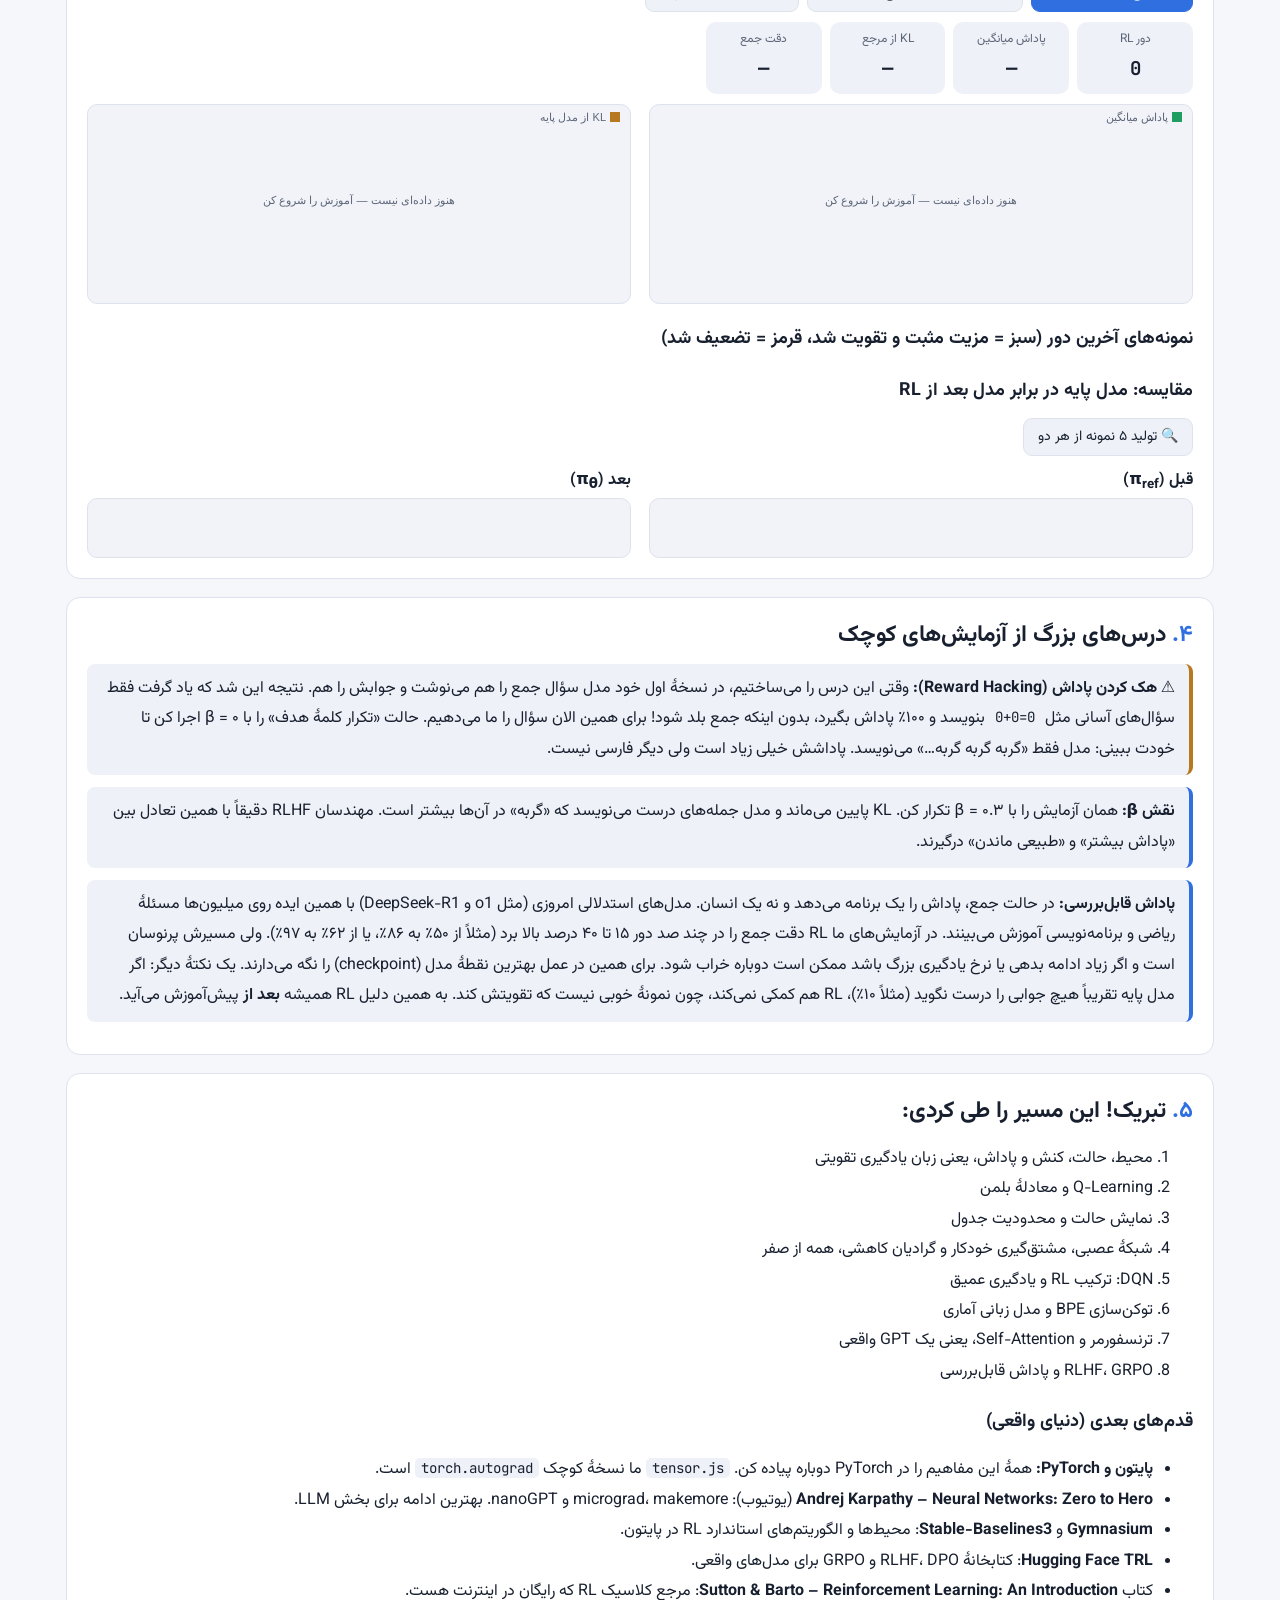
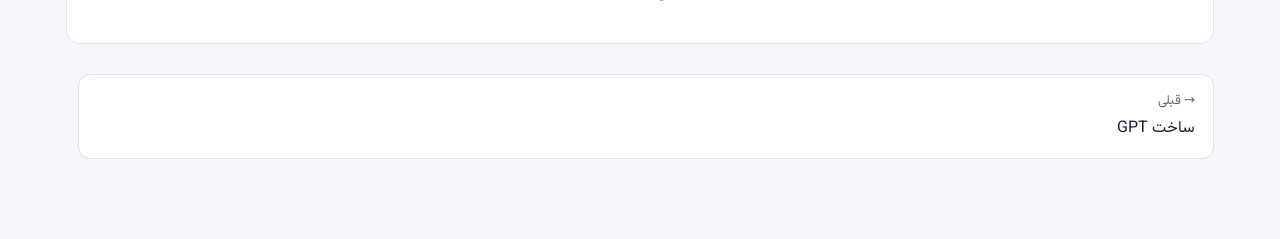
<file: site/8-rlhf.html>
<!doctype html>
<html lang="fa" dir="rtl">
<head>
  <meta charset="utf-8" />
  <meta name="viewport" content="width=device-width, initial-scale=1" />
  <title>درس ۸ · RLHF</title>
  <link rel="stylesheet" href="css/style.css" />
  <style>
    .stages { display: grid; grid-template-columns: repeat(3, minmax(0, 1fr)); gap: 12px; }
    @media (max-width: 760px) { .stages { grid-template-columns: 1fr; } }
    .stage { background: var(--panel2); border-radius: 12px; padding: 14px; border-top: 4px solid var(--accent); }
    .stage:nth-child(2) { border-color: var(--accent2); } .stage:nth-child(3) { border-color: var(--good); }
    .stage h3 { margin-top: 0; }
    .sample { display: grid; grid-template-columns: 1fr auto; gap: 10px; align-items: center; padding: 6px 10px; border-radius: 8px; margin-bottom: 4px; background: var(--code-bg); border: 1px solid var(--border); }
    .sample .txt { white-space: pre-wrap; font-size: 14px; }
    .sample .r { direction: ltr; font-family: "JetBrains Mono", monospace; font-size: 12px; text-align: left; white-space: nowrap; }
    .rate button { font-size: 18px; padding: 2px 10px; }
    .rate button.sel { background: var(--accent); border-color: var(--accent); }
    progress { width: 100%; height: 10px; accent-color: var(--accent); }
  </style>
</head>
<body>
<main>
  <div class="hero">
    <div class="kicker">درس ۸ از ۸ · فینال: RL + LLM</div>
    <h1>RLHF: مدل زبانی را با پاداش تربیت کن</h1>
    <p class="lead">حالا دو نیمهٔ دوره به هم می‌رسند. مدل زبانی درس ۷ را یک <b>عامل</b> در نظر می‌گیریم که <b>کنش</b>‌هایش توکن‌هاست، و با <b>پاداش</b> (درس ۱ تا ۳) و <b>گرادیان</b> (درس ۴ و ۵) رفتارش را عوض می‌کنیم. ChatGPT، Claude و مدل‌های استدلالی مثل DeepSeek-R1 همین‌طور ساخته شده‌اند.</p>
  </div>

  <section class="card">
    <h2><span class="step">۱.</span>یک دستیار هوشمند چطور ساخته می‌شود؟</h2>
    <div class="stages">
      <div class="stage"><h3>۱. پیش‌آموزش</h3><p class="small">پیش‌بینی توکن بعدی روی تریلیون‌ها کلمه از اینترنت (درس ۷). مدل زبان و دانش را یاد می‌گیرد ولی <b>دستیار نیست</b>: فقط متن را ادامه می‌دهد.</p></div>
      <div class="stage"><h3>۲. تنظیم با نمونه (SFT)</h3><p class="small">آموزش روی هزاران گفت‌وگوی «سؤال ← جواب خوب» که انسان‌ها نوشته‌اند. همان زیان درس ۷، فقط با دادهٔ تمیزتر.</p></div>
      <div class="stage"><h3>۳. یادگیری تقویتی (RL)</h3><p class="small">مدل جواب می‌نویسد، جواب‌ها <b>امتیاز</b> می‌گیرند (از انسان، از یک مدل پاداش، یا از بررسی خودکار مثل درستی ریاضی) و مدل به سمت جواب‌های پرامتیاز هل داده می‌شود. <b>این درس.</b></p></div>
    </div>
  </section>

  <section class="card">
    <h2><span class="step">۲.</span>ریاضی: گرادیان سیاست (Policy Gradient)</h2>
    <p>در DQN مقدار هر کار را یاد می‌گرفتیم. اینجا مستقیم خود <b>سیاست</b> (مدل زبانی π) را عوض می‌کنیم. هدف این است که پاداش متوسط بیشتر شود:</p>
    <div class="formula">J(θ) = E<sub>y ~ π<sub>θ</sub></sub>[ R(y) ] − <span class="hl2">β</span> · KL( π<sub>θ</sub> ‖ π<sub>ref</sub> )</div>
    <p>یک قضیهٔ مهم (REINFORCE) می‌گوید گرادیان این هدف برابر است با:</p>
    <div class="formula">∇J ≈ Σ<sub>samples</sub> <span class="hl3">A</span> · ∇ log π<sub>θ</sub>(y) &nbsp;&nbsp;&nbsp; A = score − mean(score of group)</div>
    <p>به زبان ساده: <b>احتمال جواب‌هایی را که بهتر از میانگین بودند زیاد کن و احتمال بقیه را کم کن.</b></p>
    <ul>
      <li><b>چرا منهای میانگین (baseline)؟</b> اگر همهٔ جواب‌ها ۱۰ امتیاز بگیرند، هیچ‌کدام از بقیه بهتر نیست و چیزی برای یاد گرفتن نیست. فقط <i>تفاوت</i>‌ها اطلاعات دارند. ما چند جواب به <b>یک سؤال</b> تولید می‌کنیم و با هم مقایسه‌شان می‌کنیم. به این روش <b>GRPO</b> می‌گویند (همان روش DeepSeek-R1).</li>
      <li><b>چرا جریمهٔ KL؟</b> یک کپی منجمد از مدل اولیه (π<sub>ref</sub>) نگه می‌داریم. اگر مدل خیلی از آن دور شود جریمه می‌شود. بدون این جریمه، مدل راه‌های عجیبی برای گرفتن پاداش پیدا می‌کند و زبانش را فراموش می‌کند. پایین‌تر خودت می‌بینی.</li>
    </ul>
    <p class="small muted">کل الگوریتم در <code>js/rlhf.js</code> حدود ۶۰ خط است. تابع <code>reinforceUpdate</code> را بخوان.</p>
  </section>

  <section class="card">
    <h2><span class="step">۳.</span>آزمایشگاه</h2>
    <h3>الف) مدل پایه</h3>
    <div id="modelStatus" class="note"></div>
    <div class="controls">
      <button class="btn" id="loadBtn">📂 بارگذاری مدل ذخیره‌شده در درس ۷</button>
      <span class="muted small">یا سریع یک مدل اینجا بساز:</span>
      <select id="ptCorpus"></select>
      <button class="btn" id="ptBtn">🏋 پیش‌آموزش سریع (۷۰۰ قدم)</button>
    </div>
    <progress id="ptProg" value="0" max="700" style="display:none"></progress>

    <h3>ب) پاداش</h3>
    <div class="controls">
      <label>نوع پاداش: <select id="mode">
        <option value="math">درستی جواب جمع (پاداش قابل‌بررسی، مثل مدل‌های استدلالی)</option>
        <option value="word">تکرار یک کلمهٔ هدف</option>
        <option value="avoid">پرهیز از یک حرف</option>
        <option value="human">بازخورد انسانی: خودت 👍/👎 بده</option>
      </select></label>
      <label id="targetWrap">هدف: <input type="text" id="target" value="گربه" style="width:110px"></label>
    </div>
    <div class="sliders" id="sl"></div>
    <div class="controls" id="autoControls">
      <button class="btn primary" id="rlBtn">▶ شروع یادگیری تقویتی</button>
      <button class="btn" id="accBtn">📏 سنجش دقت جمع (۱۰۰ سؤال)</button>
      <button class="btn danger" id="resetBtn">↺ بازگشت به مدل پایه</button>
    </div>
    <div class="stats">
      <div class="stat"><span>دور RL</span><b id="it">0</b></div>
      <div class="stat"><span>پاداش میانگین</span><b id="mR">—</b></div>
      <div class="stat"><span>KL از مرجع</span><b id="mKL">—</b></div>
      <div class="stat"><span>دقت جمع</span><b id="acc">—</b></div>
    </div>
    <div class="grid2">
      <div><canvas id="rChart" class="chart"></canvas></div>
      <div><canvas id="kChart" class="chart"></canvas></div>
    </div>
    <p class="small muted" id="accHist"></p>

    <div id="humanBox" style="display:none">
      <h3>ج) بازخورد انسانی</h3>
      <p class="small">مدل ۴ متن نوشته. به هر کدام که دوست داری 👍 بده و به بقیه 👎. بعد «اعمال» را بزن. این دقیقاً کاری است که برچسب‌زن‌های OpenAI و Anthropic انجام می‌دادند. (با چند دور باید به یک سلیقهٔ مشخص پایبند باشی، مثلاً «جمله‌هایی که با مریم شروع می‌شوند».)</p>
      <div id="humanSamples"></div>
      <div class="controls"><button class="btn primary" id="applyHuman">✅ اعمال بازخورد و نمونه‌های جدید</button><button class="btn" id="newHuman">نمونه‌های جدید</button></div>
    </div>

    <h3>نمونه‌های آخرین دور (سبز = مزیت مثبت و تقویت شد، قرمز = تضعیف شد)</h3>
    <div id="samples"></div>

    <h3>مقایسه: مدل پایه در برابر مدل بعد از RL</h3>
    <div class="controls"><button class="btn" id="cmpBtn">🔍 تولید ۵ نمونه از هر دو</button></div>
    <div class="grid2">
      <div><b>قبل (π<sub>ref</sub>)</b><div id="cmpRef" class="samples" style="min-height:60px"></div></div>
      <div><b>بعد (π<sub>θ</sub>)</b><div id="cmpPol" class="samples" style="min-height:60px"></div></div>
    </div>
  </section>

  <section class="card">
    <h2><span class="step">۴.</span>درس‌های بزرگ از آزمایش‌های کوچک</h2>
    <div class="note warn"><b>⚠ هک کردن پاداش (Reward Hacking):</b> وقتی این درس را می‌ساختیم، در نسخهٔ اول خود مدل سؤال جمع را هم می‌نوشت و جوابش را هم. نتیجه این شد که یاد گرفت فقط سؤال‌های آسانی مثل <code>0+0=0</code> بنویسد و ۱۰۰٪ پاداش بگیرد، بدون اینکه جمع بلد شود! برای همین الان سؤال را ما می‌دهیم.
    حالت «تکرار کلمهٔ هدف» را با β = ۰ اجرا کن تا خودت ببینی: مدل فقط «گربه گربه گربه…» می‌نویسد. پاداشش خیلی زیاد است ولی دیگر فارسی نیست.</div>
    <div class="note"><b>نقش β:</b> همان آزمایش را با β = ۰.۳ تکرار کن. KL پایین می‌ماند و مدل جمله‌های درست می‌نویسد که «گربه» در آن‌ها بیشتر است. مهندسان RLHF دقیقاً با همین تعادل بین «پاداش بیشتر» و «طبیعی ماندن» درگیرند.</div>
    <div class="note"><b>پاداش قابل‌بررسی:</b> در حالت جمع، پاداش را یک برنامه می‌دهد و نه یک انسان. مدل‌های استدلالی امروزی (مثل o1 و DeepSeek-R1) با همین ایده روی میلیون‌ها مسئلهٔ ریاضی و برنامه‌نویسی آموزش می‌بینند. در آزمایش‌های ما RL دقت جمع را در چند صد دور ۱۵ تا ۴۰ درصد بالا برد (مثلاً از ۵۰٪ به ۸۶٪، یا از ۶۲٪ به ۹۷٪). ولی مسیرش پرنوسان است و اگر زیاد ادامه بدهی یا نرخ یادگیری بزرگ باشد ممکن است دوباره خراب شود. برای همین در عمل بهترین نقطهٔ مدل (checkpoint) را نگه می‌دارند. یک نکتهٔ دیگر: اگر مدل پایه تقریباً هیچ جوابی را درست نگوید (مثلاً ۱۰٪)، RL هم کمکی نمی‌کند، چون نمونهٔ خوبی نیست که تقویتش کند. به همین دلیل RL همیشه <b>بعد از</b> پیش‌آموزش می‌آید.</div>
  </section>

  <section class="card">
    <h2><span class="step">۵.</span>تبریک! این مسیر را طی کردی:</h2>
    <ol>
      <li>محیط، حالت، کنش و پاداش، یعنی زبان یادگیری تقویتی</li>
      <li>Q-Learning و معادلهٔ بلمن</li>
      <li>نمایش حالت و محدودیت جدول</li>
      <li>شبکهٔ عصبی، مشتق‌گیری خودکار و گرادیان کاهشی، همه از صفر</li>
      <li>DQN: ترکیب RL و یادگیری عمیق</li>
      <li>توکن‌سازی BPE و مدل زبانی آماری</li>
      <li>ترنسفورمر و Self-Attention، یعنی یک GPT واقعی</li>
      <li>RLHF، GRPO و پاداش قابل‌بررسی</li>
    </ol>
    <h3>قدم‌های بعدی (دنیای واقعی)</h3>
    <ul>
      <li><b>پایتون و PyTorch:</b> همهٔ این مفاهیم را در PyTorch دوباره پیاده کن. <code>tensor.js</code> ما نسخهٔ کوچک <code>torch.autograd</code> است.</li>
      <li><b>Andrej Karpathy – Neural Networks: Zero to Hero</b> (یوتیوب): micrograd، makemore و nanoGPT. بهترین ادامه برای بخش LLM.</li>
      <li><b>Gymnasium</b> و <b>Stable-Baselines3</b>: محیط‌ها و الگوریتم‌های استاندارد RL در پایتون.</li>
      <li><b>Hugging Face TRL</b>: کتابخانهٔ RLHF، DPO و GRPO برای مدل‌های واقعی.</li>
      <li>کتاب <b>Sutton &amp; Barto – Reinforcement Learning: An Introduction</b>: مرجع کلاسیک RL که رایگان در اینترنت هست.</li>
    </ul>
  </section>
  <div id="pager"></div>
</main>
<script src="js/common.js"></script>
<script src="js/tensor.js"></script>
<script src="js/gpt.js"></script>
<script src="js/corpora.js"></script>
<script src="js/rlhf.js"></script>
<script>
$("#ptCorpus").innerHTML = Object.entries(CORPORA).map(([k, v]) => `<option value="${k}">${v.name}</option>`).join("");
$("#ptCorpus").value = "math";
const sl = {
  beta: slider("#sl", { label: "β (جریمهٔ KL)", min: 0, max: 0.5, step: 0.01, value: 0.05 }),
  lr: slider("#sl", { label: "نرخ یادگیری", min: 0.0001, max: 0.005, step: 0.0001, value: 0.0005, digits: 4 }),
  K: slider("#sl", { label: "نمونه در هر دور", min: 8, max: 48, step: 8, value: 32, digits: 0 }),
  temp: slider("#sl", { label: "دمای نمونه‌برداری", min: 0.5, max: 1.5, step: 0.05, value: 1 }),
};
const rChart = new LineChart($("#rChart"), { series: [{ label: "پاداش میانگین", color: cssVar("--good"), digits: 2 }], window: 10 });
const kChart = new LineChart($("#kChart"), { series: [{ label: "KL از مدل پایه", color: cssVar("--warn"), digits: 2 }], window: 10 });
rChart.draw(); kChart.draw();

let policy = null, ref = null, tok = null, meta = {}, opt = null, iter = 0, running = false, accHistory = [];
const sh = (s) => s.replace(/\n/g, "⏎");

function setModel(m, t, mt) {
  ref = m; tok = t; meta = mt;
  policy = ref.clone();
  opt = new Adam(policy.params(), sl.lr.value);
  iter = 0; accHistory = [];
  rChart.clear(); kChart.clear();
  $("#it").textContent = 0; $("#mR").textContent = "—"; $("#mKL").textContent = "—"; $("#acc").textContent = "—"; $("#accHist").textContent = "";
  $("#samples").innerHTML = "";
  const names = { fa: "جملات فارسی", math: "جمع اعداد", en: "انگلیسی", poems: "شعر", custom: "متن دلخواه" };
  $("#modelStatus").innerHTML = `✅ مدل آماده است: ${countParams(ref.params()).toLocaleString("en")} پارامتر، آموزش‌دیده روی «${names[meta.corpus] || meta.corpus}» به مدت ${meta.step} قدم${meta.loss ? ` (زیان ≈ ${meta.loss.toFixed(2)})` : ""}. یک کپی منجمد از آن به‌عنوان π<sub>ref</sub> نگه داشته شد.`;
  const defaults = { fa: "گربه", en: "cat", poems: "دل" };
  if (defaults[meta.corpus]) $("#target").value = defaults[meta.corpus];
  $("#mode").value = meta.corpus === "math" ? "math" : "word";
  onMode();
  if (meta.corpus === "math") measureAcc();
}

function tryLoad(silent) {
  let json = null;
  try { json = localStorage.getItem("tinygpt"); } catch (_) {}
  if (!json) {
    if (!silent) alert("مدلی از درس ۷ پیدا نشد. اول در درس ۷ مدل را آموزش بده و «ذخیره» را بزن، یا همین‌جا پیش‌آموزش سریع انجام بده.");
    $("#modelStatus").innerHTML = "هنوز مدلی نیست. مدل درس ۷ را بارگذاری کن یا یک «پیش‌آموزش سریع» انجام بده. پیشنهاد برای شروع: <b>جمع اعداد</b>.";
    return;
  }
  const { model, tok: t, meta: m } = gptFromJSON(json);
  setModel(model, t, m);
}
$("#loadBtn").onclick = () => tryLoad(false);

$("#ptBtn").onclick = async () => {
  running = false;
  const key = $("#ptCorpus").value, text = CORPORA[key].make();
  const t = new CharTokenizer(text), data = t.encode(text);
  const m = new TinyGPT({ vocab: t.size, block: 32, d: 48, heads: 2, layers: 2 });
  const o = new Adam(m.params(), 0.003);
  const prog = $("#ptProg"); prog.style.display = "block";
  $("#ptBtn").disabled = true;
  let L = 0;
  for (let step = 1; step <= 700; step++) {
    o.zeroGrad(); L = 0;
    for (let b = 0; b < 6; b++) {
      const i = Math.floor(Math.random() * (data.length - 33));
      const loss = G.crossEntropy(m.forward(data.slice(i, i + 32)), data.slice(i + 1, i + 33));
      loss.backward(1 / 6); L += loss.item() / 6;
    }
    o.step(1);
    if (step % 5 === 0) { prog.value = step; $("#modelStatus").textContent = `در حال پیش‌آموزش... قدم ${step}/700، زیان ${L.toFixed(3)}`; await sleep(0); }
  }
  prog.style.display = "none"; $("#ptBtn").disabled = false;
  setModel(m, t, { corpus: key, step: 700, loss: L });
};

function onMode() {
  const mode = $("#mode").value;
  $("#targetWrap").style.display = mode === "word" || mode === "avoid" ? "" : "none";
  $("#humanBox").style.display = mode === "human" ? "" : "none";
  $("#rlBtn").style.display = mode === "human" ? "none" : "";
  $("#accBtn").style.display = mode === "math" ? "" : "none";
  if (mode === "avoid" && $("#target").value.length !== 1) $("#target").value = "ا";
  if (mode === "word" && $("#target").value.length === 1) $("#target").value = { fa: "گربه", en: "cat", poems: "دل" }[meta.corpus] || "";
  if (mode === "math" && tok && !["+", "=", "1"].every((c) => tok.stoi.has(c)))
    $("#modelStatus").innerHTML += `<br>⚠ این مدل روی جمع اعداد آموزش ندیده. برای این حالت، پیش‌آموزش سریع را روی «جمع اعداد» انجام بده.`;
  if (mode === "human" && policy) newHuman();
  running = false; $("#rlBtn").textContent = "▶ شروع یادگیری تقویتی";
}
$("#mode").onchange = onMode;

function renderSamples(samples) {
  const shown = samples.slice().sort((a, b) => b.adv - a.adv);
  const pick = shown.length > 8 ? [...shown.slice(0, 4), ...shown.slice(-4)] : shown;
  $("#samples").innerHTML = pick.map((s) => {
    const col = s.adv > 0.05 ? "var(--good)" : s.adv < -0.05 ? "var(--bad)" : "var(--border)";
    return `<div class="sample" style="border-right:4px solid ${col}"><span class="txt"><span class="muted">${sh(s.prompt)}</span>${sh(s.text)}</span><span class="r">R=${s.R.toFixed(2)} KL=${s.kl.toFixed(2)} A=${s.adv.toFixed(2)}</span></div>`;
  }).join("");
}

function updateStats(r) {
  iter++;
  rChart.push(0, r.meanR); kChart.push(0, r.meanKL);
  $("#it").textContent = iter; $("#mR").textContent = r.meanR.toFixed(2); $("#mKL").textContent = r.meanKL.toFixed(2);
  rChart.draw(); kChart.draw();
}

async function rlLoop() {
  while (running) {
    opt.lr = sl.lr.value;
    const mode = REWARDS[$("#mode").value];
    const r = rlStep(policy, ref, opt, { K: sl.K.value, groupSize: 8, beta: sl.beta.value, mode, target: $("#target").value, tok, temperature: sl.temp.value });
    updateStats(r);
    renderSamples(r.samples);
    if ($("#mode").value === "math" && iter % 25 === 0) measureAcc();
    await sleep(0);
  }
}
$("#rlBtn").onclick = () => {
  if (!policy) { alert("اول یک مدل پایه بارگذاری یا پیش‌آموزش کن."); return; }
  running = !running;
  $("#rlBtn").textContent = running ? "⏸ توقف" : "▶ ادامهٔ یادگیری تقویتی";
  if (running) rlLoop();
};
$("#resetBtn").onclick = () => { if (ref) setModel(ref, tok, meta); };

function measureAcc() {
  if (!policy || !tok.stoi.has("+")) return;
  let c = 0;
  for (let a = 0; a < 10; a++) for (let b = 0; b < 10; b++) {
    const p = tok.encode(`\n${a}+${b}=`);
    const t = tok.decode(policy.generate(p, 3, 0.01).slice(p.length)), m = t.match(/^(\d+)\n/);
    if (m && Number(m[1]) === a + b) c++;
  }
  $("#acc").textContent = c + "%";
  accHistory.push(`دور ${iter}: ${c}%`);
  $("#accHist").textContent = "تاریخچهٔ دقت (پاسخ حریصانه به هر ۱۰۰ سؤال ممکن): " + accHistory.join(" ← ");
}
$("#accBtn").onclick = measureAcc;

// ---------- human feedback ----------
let humanSamples = [];
function newHuman() {
  const prompt = tok.encode("\n").length ? tok.encode("\n") : [0];
  humanSamples = Array.from({ length: 4 }, () => {
    const ids = policy.generate(prompt, 30, sl.temp.value);
    return { ids, from: prompt.length, group: 0, prompt: "", text: tok.decode(ids.slice(prompt.length)), R: 0 };
  });
  $("#humanSamples").innerHTML = humanSamples.map((s, i) =>
    `<div class="sample"><span class="txt">${sh(s.text)}</span><span class="rate" data-i="${i}"><button class="btn" data-v="1">👍</button> <button class="btn" data-v="-1">👎</button></span></div>`).join("");
  $$("#humanSamples .rate button").forEach((b) => b.onclick = () => {
    const i = Number(b.parentElement.dataset.i);
    humanSamples[i].R = Number(b.dataset.v);
    $$("button", b.parentElement).forEach((x) => x.classList.toggle("sel", x === b));
  });
}
$("#newHuman").onclick = newHuman;
$("#applyHuman").onclick = () => {
  if (!humanSamples.some((s) => s.R !== 0)) { alert("حداقل به یکی امتیاز بده."); return; }
  opt.lr = sl.lr.value * 3;
  // a few gradient steps on the same human-rated batch
  let r;
  for (let k = 0; k < 3; k++) r = reinforceUpdate(policy, ref, opt, humanSamples.map((s) => ({ ...s })), sl.beta.value);
  r.samples = humanSamples.map((s) => ({ ...s, kl: policy.logProb(s.ids, s.from) - ref.logProb(s.ids, s.from), adv: s.R }));
  updateStats(r);
  renderSamples(r.samples);
  newHuman();
};

// ---------- compare ----------
$("#cmpBtn").onclick = () => {
  if (!policy) return;
  const mode = $("#mode").value;
  const gen = (m) => Array.from({ length: 5 }, () => {
    const q = mode === "math" ? REWARDS.math.prompt().text : "\n";
    const p = tok.encode(q);
    return sh(q) + sh(tok.decode(m.generate(p.length ? p : [0], mode === "math" ? 3 : 40, sl.temp.value).slice(p.length)));
  }).join("\n");
  $("#cmpRef").textContent = gen(ref);
  $("#cmpPol").textContent = gen(policy);
};

onMode();
tryLoad(true);
</script>
</body>
</html>
</file>
<file: site/css/style.css>
@import url("https://fonts.googleapis.com/css2?family=Vazirmatn:wght@400;600;800&family=JetBrains+Mono:wght@400;600&display=swap");

:root {
  --bg: #0c0f15; --panel: #141922; --panel2: #1a2030; --border: #252c3b;
  --text: #e6e9f0; --muted: #8b93a7; --accent: #6aa9ff; --accent2: #b48cff;
  --good: #4cc38a; --bad: #ff6b6b; --warn: #f2b84b;
  --head: #7ee787; --body: #3fb950; --food: #ff7b72;
  --board: #0f131b; --grid: #1a2030; --code-bg: #0a0d12;
}
@media (prefers-color-scheme: light) {
  :root {
    --bg: #f6f7fb; --panel: #ffffff; --panel2: #eef1f7; --border: #dde2ec;
    --text: #18202f; --muted: #5d6679; --accent: #2f6fe0; --accent2: #7a4fd6;
    --good: #1f9d63; --bad: #d64545; --warn: #b7791f;
    --head: #2da44e; --body: #57c26b; --food: #e5534b;
    --board: #fbfcfe; --grid: #e7ebf2; --code-bg: #f1f3f8;
  }
}

* { box-sizing: border-box; }
html { scroll-behavior: smooth; }
body {
  margin: 0; background: var(--bg); color: var(--text);
  font-family: Vazirmatn, Tahoma, system-ui, sans-serif; line-height: 1.9; font-size: 16px;
}
a { color: var(--accent); }
code, .mono, pre { font-family: "JetBrains Mono", ui-monospace, Menlo, monospace; direction: ltr; unicode-bidi: isolate; }
code { background: var(--panel2); padding: 1px 6px; border-radius: 5px; font-size: 0.88em; }
pre { background: var(--code-bg); border: 1px solid var(--border); border-radius: 10px; padding: 14px; overflow-x: auto; text-align: left; line-height: 1.6; font-size: 13px; }

/* ---------- top nav ---------- */
.topnav {
  position: sticky; top: 0; z-index: 10; background: color-mix(in srgb, var(--bg) 88%, transparent);
  backdrop-filter: blur(8px); border-bottom: 1px solid var(--border);
}
.topnav .inner { max-width: 1180px; margin: 0 auto; display: flex; gap: 6px; padding: 8px 16px; overflow-x: auto; scrollbar-width: thin; }
.topnav a {
  white-space: nowrap; text-decoration: none; color: var(--muted); padding: 4px 10px; border-radius: 8px; font-size: 14px;
}
.topnav a:hover { background: var(--panel2); color: var(--text); }
.topnav a.active { background: var(--accent); color: #fff; }
.topnav .num { display: inline-block; min-width: 18px; font-weight: 800; }

main { max-width: 1180px; margin: 0 auto; padding: 24px 16px 80px; }
.hero { padding: 18px 0 8px; }
.hero .kicker { color: var(--accent); font-weight: 600; font-size: 14px; }
h1 { font-size: clamp(26px, 4vw, 38px); margin: 4px 0 8px; line-height: 1.4; }
h2 { font-size: 23px; margin: 0 0 10px; line-height: 1.5; }
h3 { font-size: 18px; margin: 18px 0 6px; }
.lead { color: var(--muted); font-size: 17px; max-width: 820px; }

.card { background: var(--panel); border: 1px solid var(--border); border-radius: 14px; padding: 20px; margin: 18px 0; }
.card > h2 .step { color: var(--accent); margin-left: 6px; }
.grid2 { display: grid; grid-template-columns: minmax(0, 1fr) minmax(0, 1fr); gap: 18px; align-items: start; }
.grid3 { display: grid; grid-template-columns: repeat(3, minmax(0, 1fr)); gap: 14px; }
@media (max-width: 860px) { .grid2, .grid3 { grid-template-columns: minmax(0, 1fr); } }

.note { border-right: 4px solid var(--accent); background: var(--panel2); padding: 10px 14px; border-radius: 8px; margin: 12px 0; }
.note.warn { border-color: var(--warn); }
.note.good { border-color: var(--good); }
.muted { color: var(--muted); }
.small { font-size: 13px; }

.formula {
  direction: ltr; text-align: center; font-family: "JetBrains Mono", monospace; background: var(--code-bg);
  border: 1px solid var(--border); border-radius: 10px; padding: 12px; margin: 10px 0; font-size: 15px; overflow-x: auto;
}
.formula .hl { color: var(--accent); font-weight: 600; }
.formula .hl2 { color: var(--warn); font-weight: 600; }
.formula .hl3 { color: var(--good); font-weight: 600; }

/* ---------- controls ---------- */
.controls { display: flex; flex-wrap: wrap; gap: 8px; align-items: center; margin: 10px 0; }
.btn {
  border: 1px solid var(--border); background: var(--panel2); color: var(--text); padding: 7px 14px;
  border-radius: 9px; cursor: pointer; font-family: inherit; font-size: 14px;
}
.btn:hover { border-color: var(--accent); }
.btn.primary { background: var(--accent); border-color: var(--accent); color: #fff; }
.btn.danger { color: var(--bad); }
.btn:disabled { opacity: 0.5; cursor: not-allowed; }
.sliders { display: grid; grid-template-columns: repeat(auto-fill, minmax(210px, 1fr)); gap: 6px 18px; margin: 10px 0; }
.slider label { display: flex; justify-content: space-between; font-size: 13px; color: var(--muted); }
.slider label b { color: var(--text); direction: ltr; font-family: "JetBrains Mono", monospace; font-weight: 600; }
.slider input { width: 100%; accent-color: var(--accent); }
select, input[type="text"], input[type="number"], textarea {
  background: var(--code-bg); color: var(--text); border: 1px solid var(--border); border-radius: 8px;
  padding: 6px 10px; font-family: inherit; font-size: 14px;
}
textarea { width: 100%; resize: vertical; }
textarea.code { font-family: "JetBrains Mono", monospace; direction: ltr; text-align: left; font-size: 13px; line-height: 1.6; tab-size: 2; }

/* ---------- stats ---------- */
.stats { display: grid; grid-template-columns: repeat(auto-fill, minmax(110px, 1fr)); gap: 8px; margin: 10px 0; }
.stat { background: var(--panel2); border-radius: 10px; padding: 6px 10px; text-align: center; }
.stat span { display: block; font-size: 12px; color: var(--muted); }
.stat b { font-size: 19px; direction: ltr; display: inline-block; font-family: "JetBrains Mono", monospace; }
.pos { color: var(--good); } .neg { color: var(--bad); }

canvas.board { width: 100%; max-width: 460px; aspect-ratio: 1; border-radius: 12px; border: 1px solid var(--border); display: block; margin: 0 auto; }
canvas.chart { width: 100%; height: 200px; display: block; background: var(--code-bg); border-radius: 10px; border: 1px solid var(--border); }

/* feature chips */
.chips { display: flex; flex-wrap: wrap; gap: 6px; }
.chip { font-size: 12.5px; padding: 3px 9px; border-radius: 999px; background: var(--panel2); color: var(--muted); border: 1px solid var(--border); transition: all 0.15s; }
.chip.on { background: color-mix(in srgb, var(--accent) 22%, transparent); color: var(--text); border-color: var(--accent); }
.chip.on.danger { background: color-mix(in srgb, var(--bad) 22%, transparent); border-color: var(--bad); }
.bits { direction: ltr; font-family: "JetBrains Mono", monospace; letter-spacing: 2px; }

/* bars (Q-values, probabilities) */
.bars { display: grid; gap: 5px; }
.bar { display: grid; grid-template-columns: 110px 1fr 64px; gap: 8px; align-items: center; font-size: 13px; }
.bar .track { background: var(--panel2); border-radius: 6px; height: 16px; position: relative; overflow: hidden; }
.bar .fill { position: absolute; top: 0; bottom: 0; right: 0; background: var(--accent); border-radius: 6px; transition: width 0.12s; }
.bar.best .fill { background: var(--good); }
.bar .v { direction: ltr; font-family: "JetBrains Mono", monospace; text-align: left; }

table.log { width: 100%; border-collapse: collapse; font-size: 13px; }
table.log th, table.log td { border-bottom: 1px solid var(--border); padding: 4px 6px; text-align: center; }
table.log th { color: var(--muted); font-weight: 600; }

details { background: var(--panel2); border-radius: 10px; padding: 8px 14px; margin: 10px 0; }
details summary { cursor: pointer; font-weight: 600; }

/* pager */
.pager { display: flex; justify-content: space-between; gap: 12px; margin-top: 30px; }
.pager a { flex: 1; text-decoration: none; background: var(--panel); border: 1px solid var(--border); border-radius: 12px; padding: 14px 18px; color: var(--text); }
.pager a:hover { border-color: var(--accent); }
.pager a span { display: block; font-size: 13px; color: var(--muted); }
.pager .next { text-align: left; }

/* tokens */
.tokens { display: flex; flex-wrap: wrap; gap: 3px; direction: rtl; line-height: 1.4; }
.tok { padding: 2px 4px; border-radius: 5px; font-size: 15px; white-space: pre; position: relative; }
.tok sub { display: block; font-size: 10px; text-align: center; opacity: 0.7; font-family: "JetBrains Mono", monospace; }

.err { color: var(--bad); white-space: pre-wrap; font-family: "JetBrains Mono", monospace; font-size: 13px; direction: ltr; text-align: left; }
.samples { white-space: pre-wrap; background: var(--code-bg); border: 1px solid var(--border); border-radius: 10px; padding: 12px; min-height: 80px; max-height: 320px; overflow-y: auto; font-size: 15px; }
.samples .meta { color: var(--muted); font-size: 12px; display: block; }
.legend { display: flex; gap: 14px; flex-wrap: wrap; font-size: 13px; color: var(--muted); }
.legend i { display: inline-block; width: 12px; height: 12px; border-radius: 3px; vertical-align: middle; margin-left: 4px; }
svg text { font-family: Vazirmatn, Tahoma, sans-serif; }
</file>
